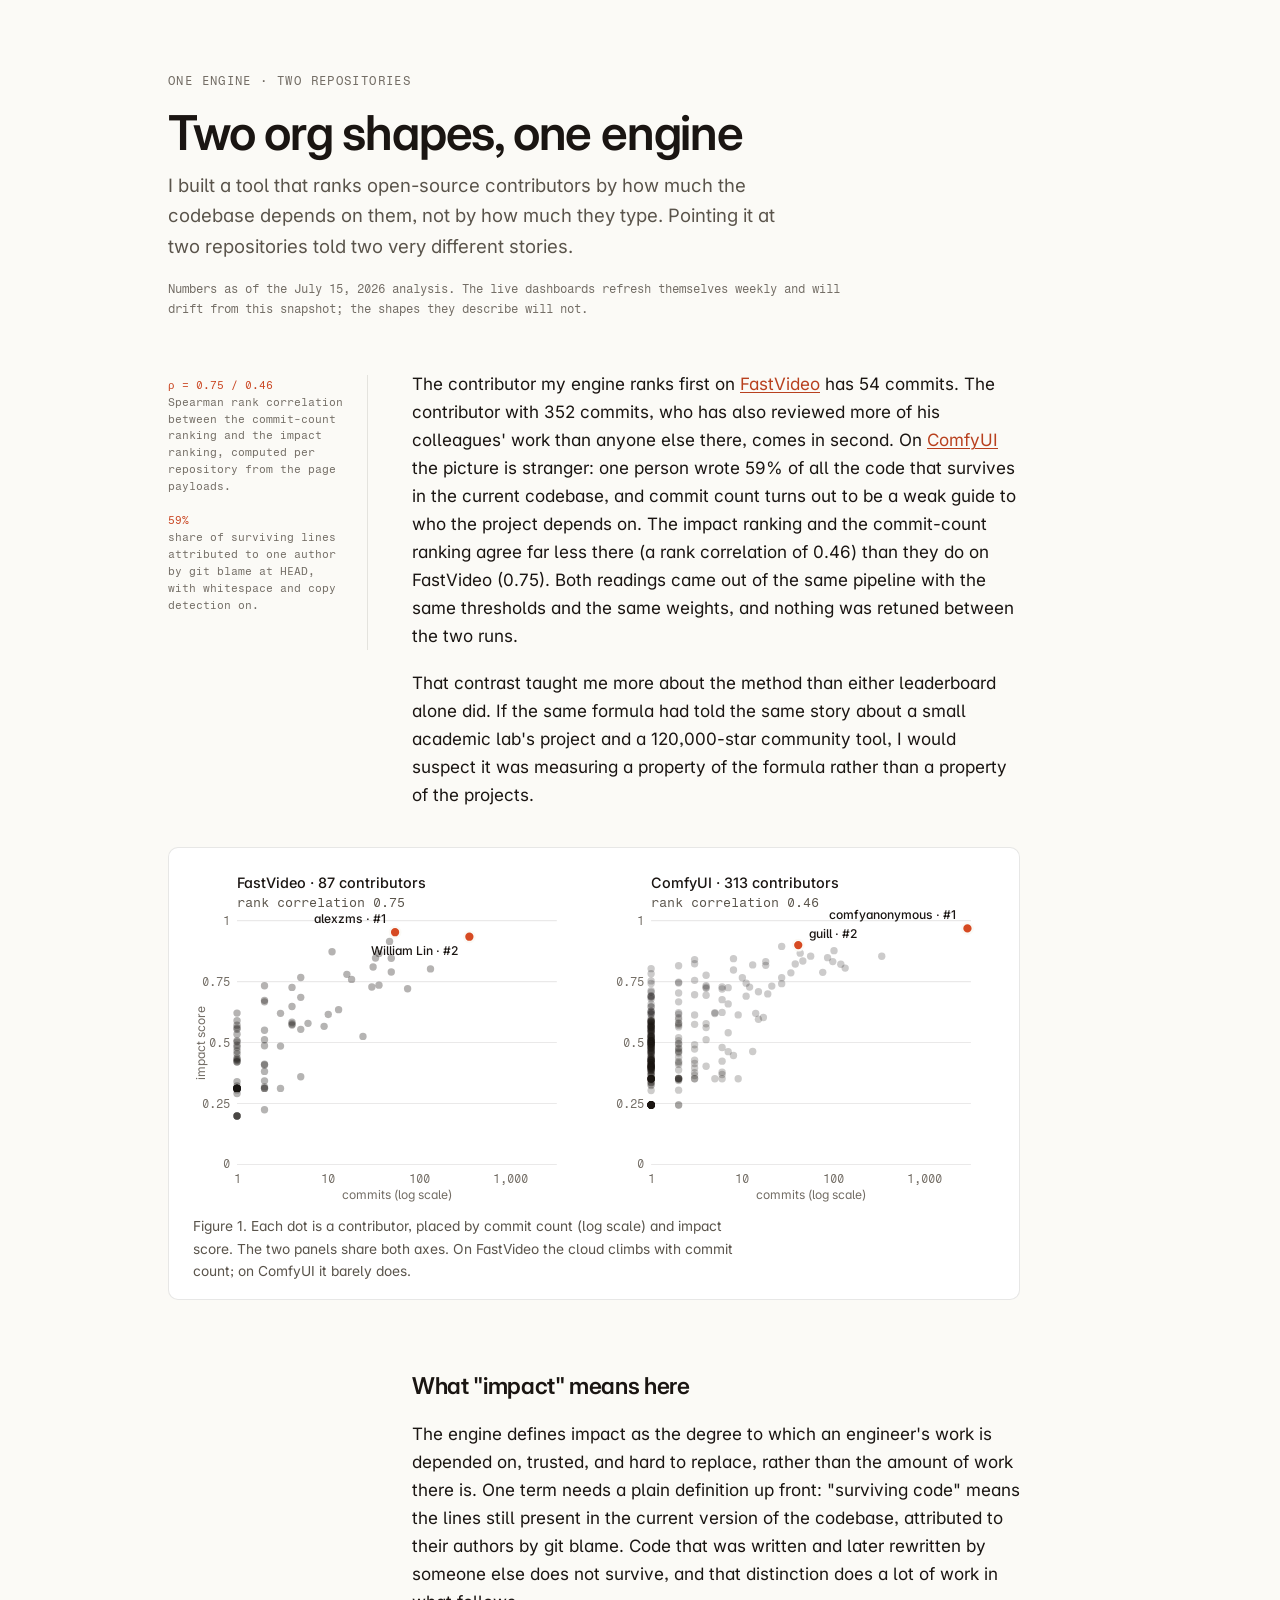
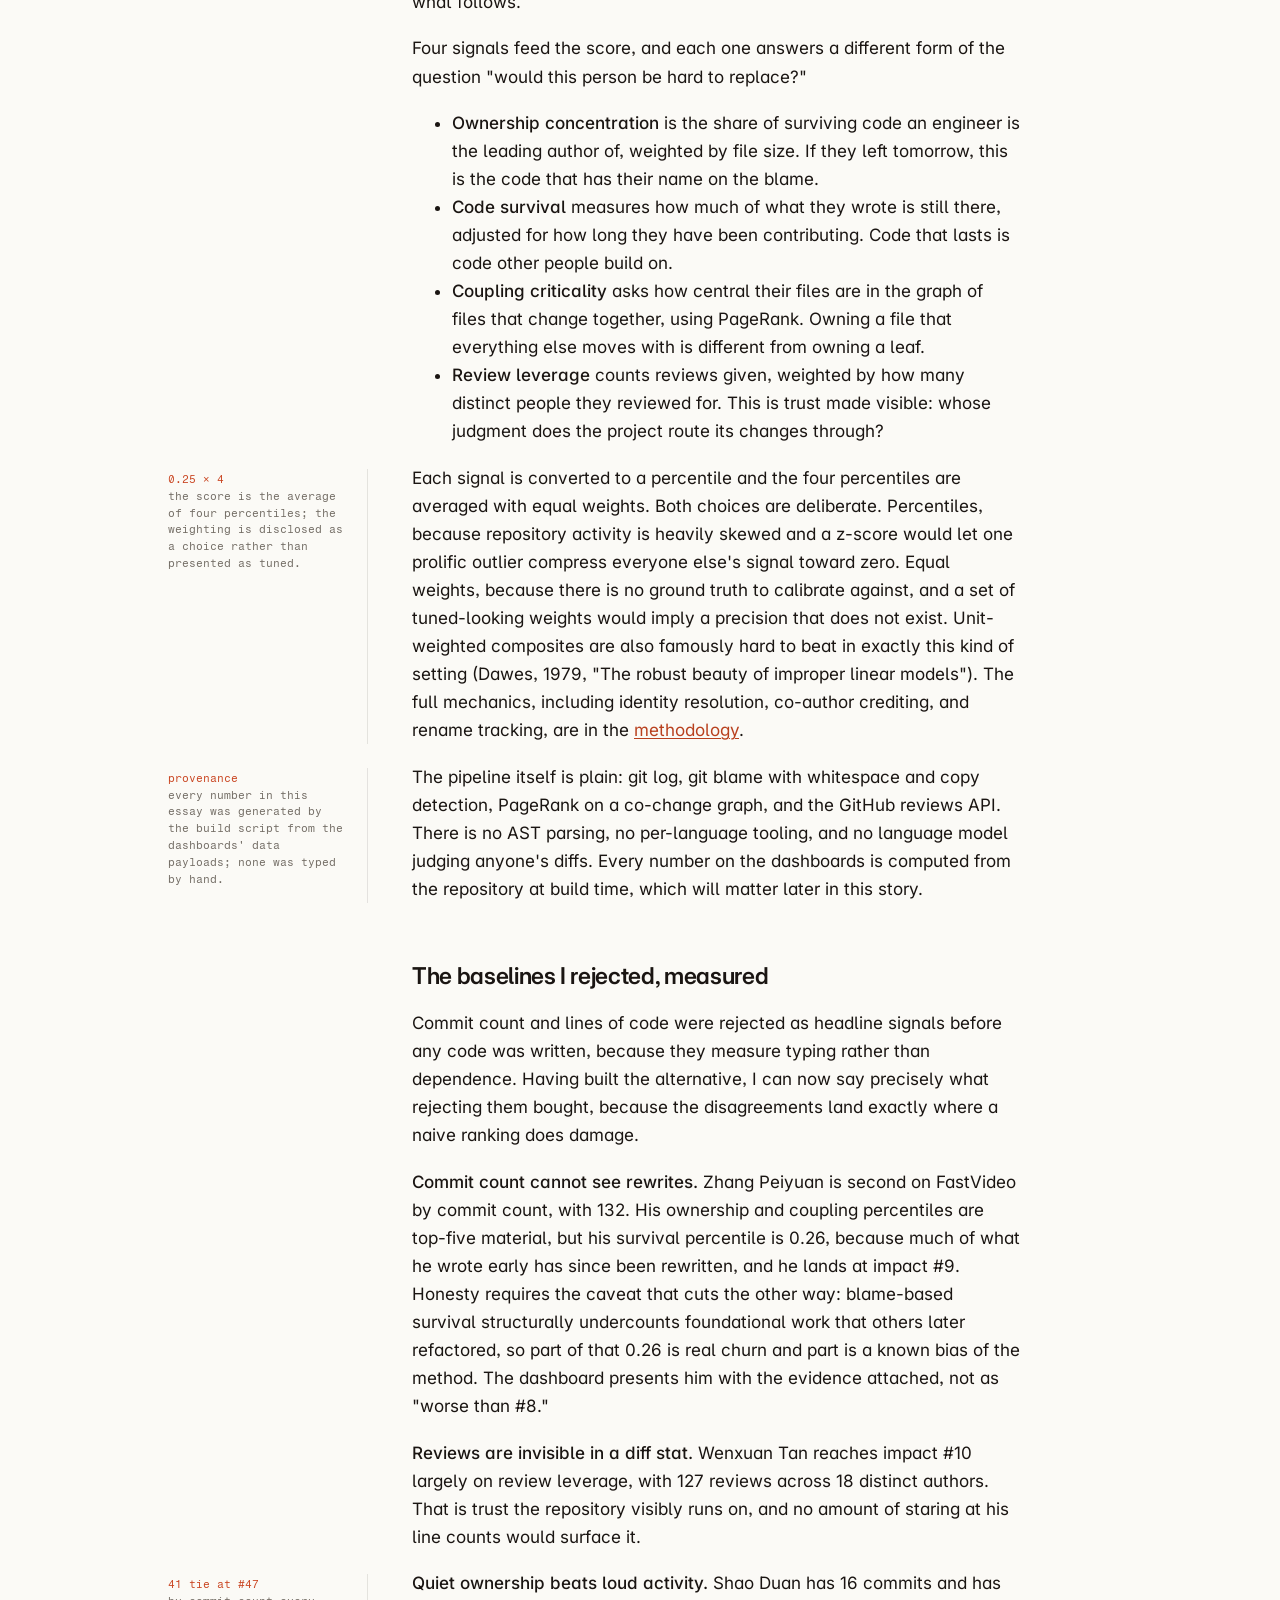
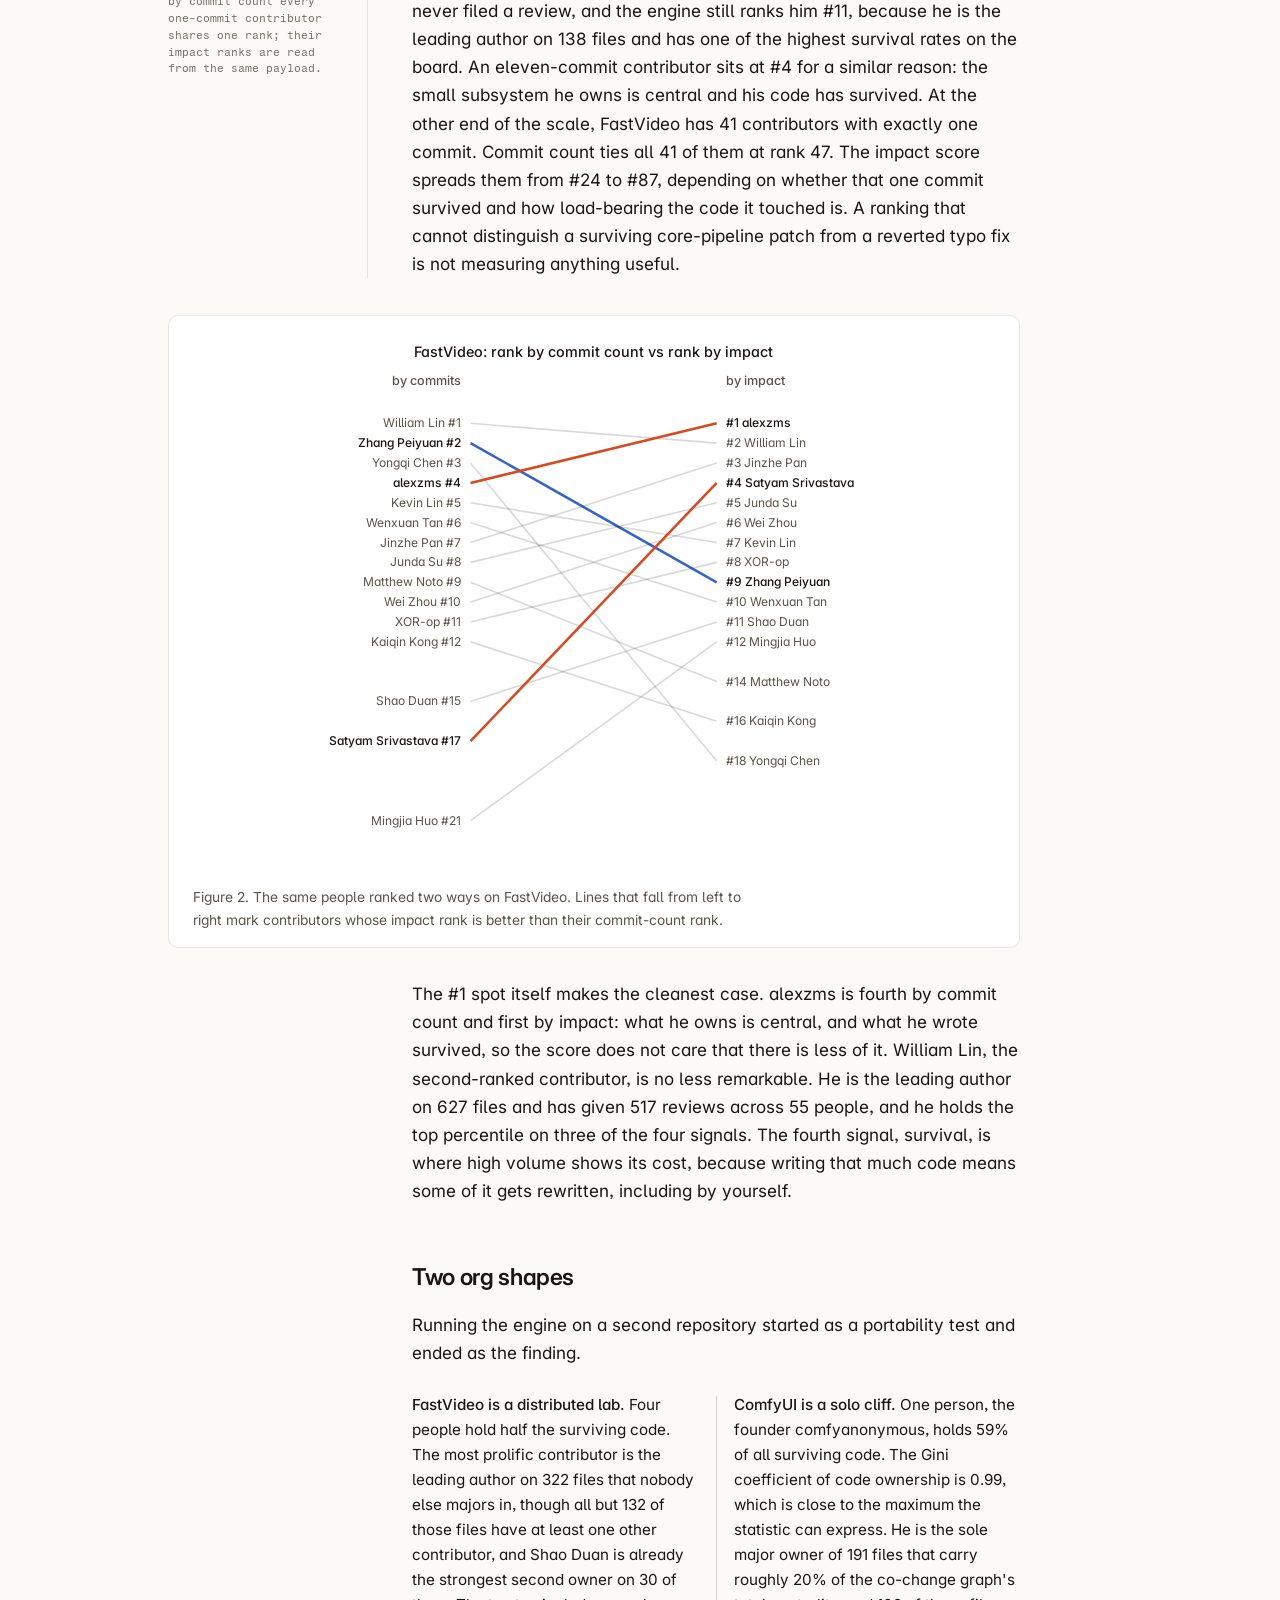
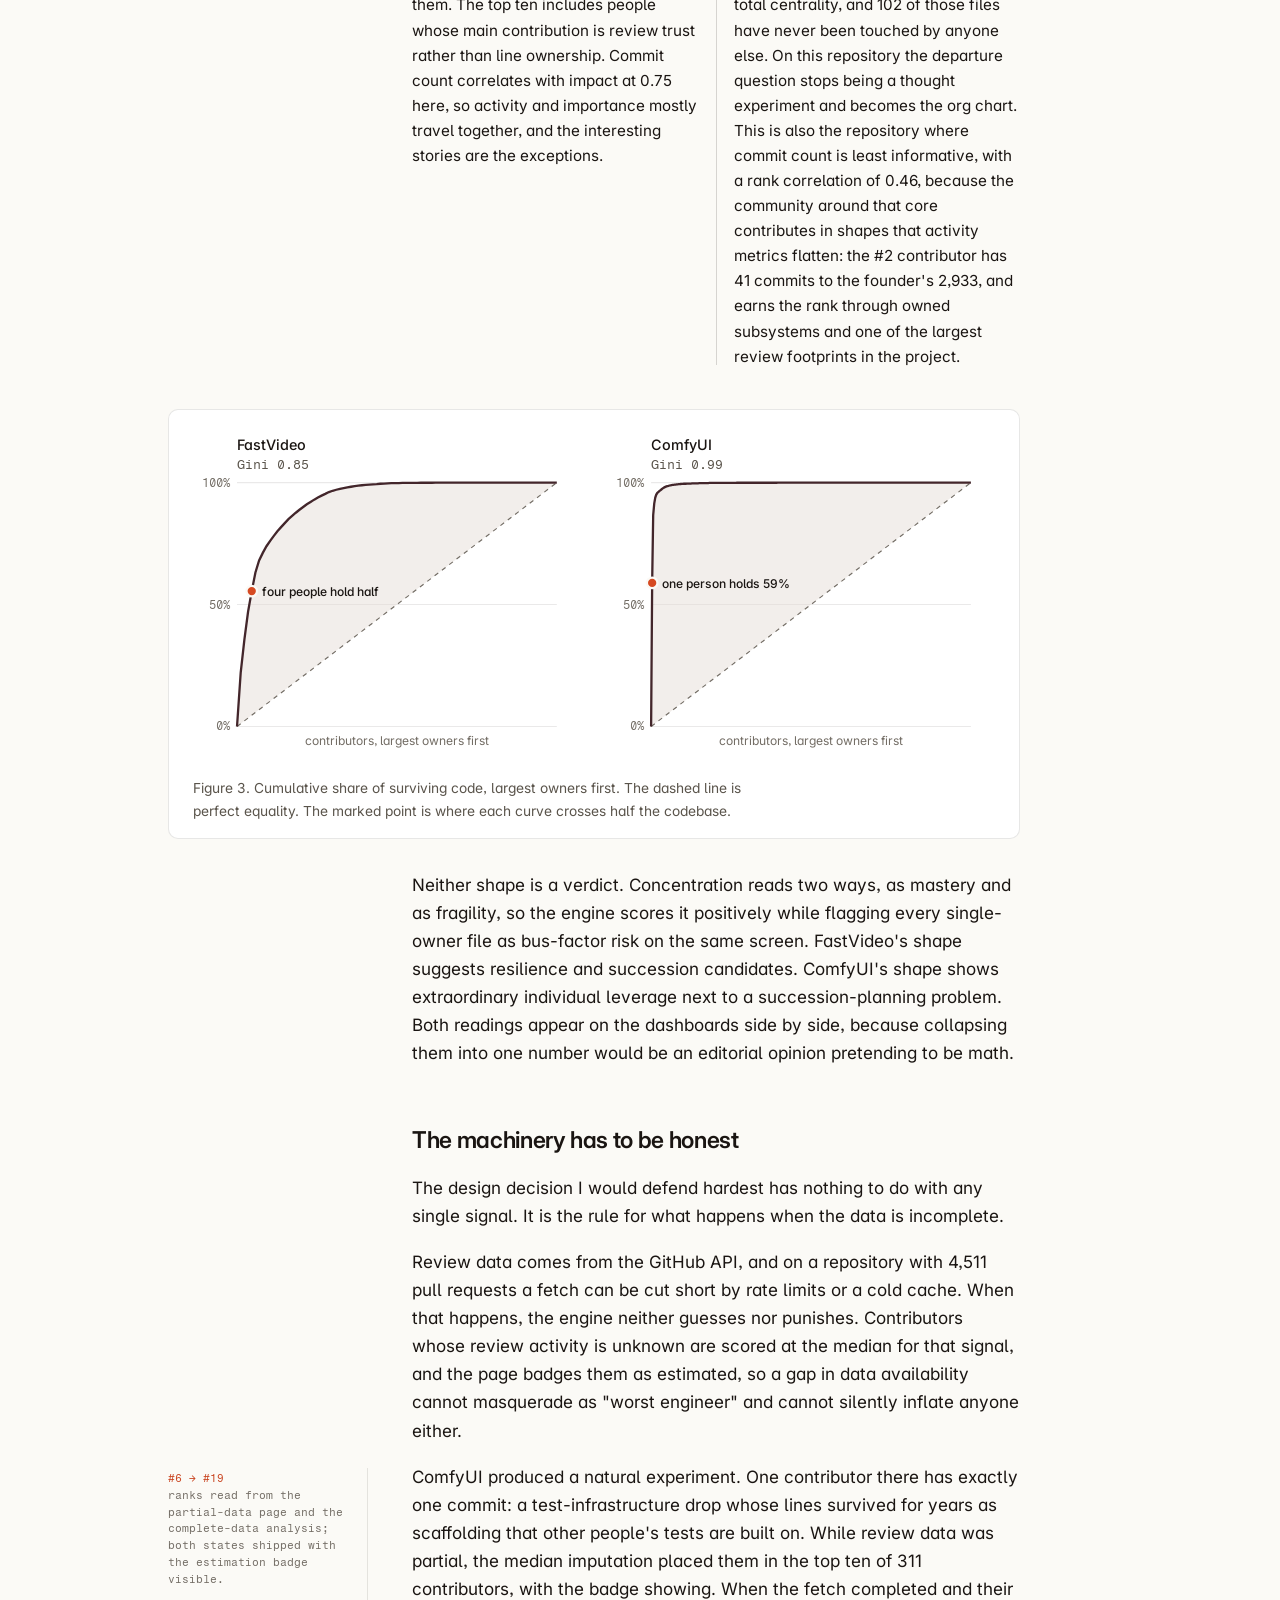
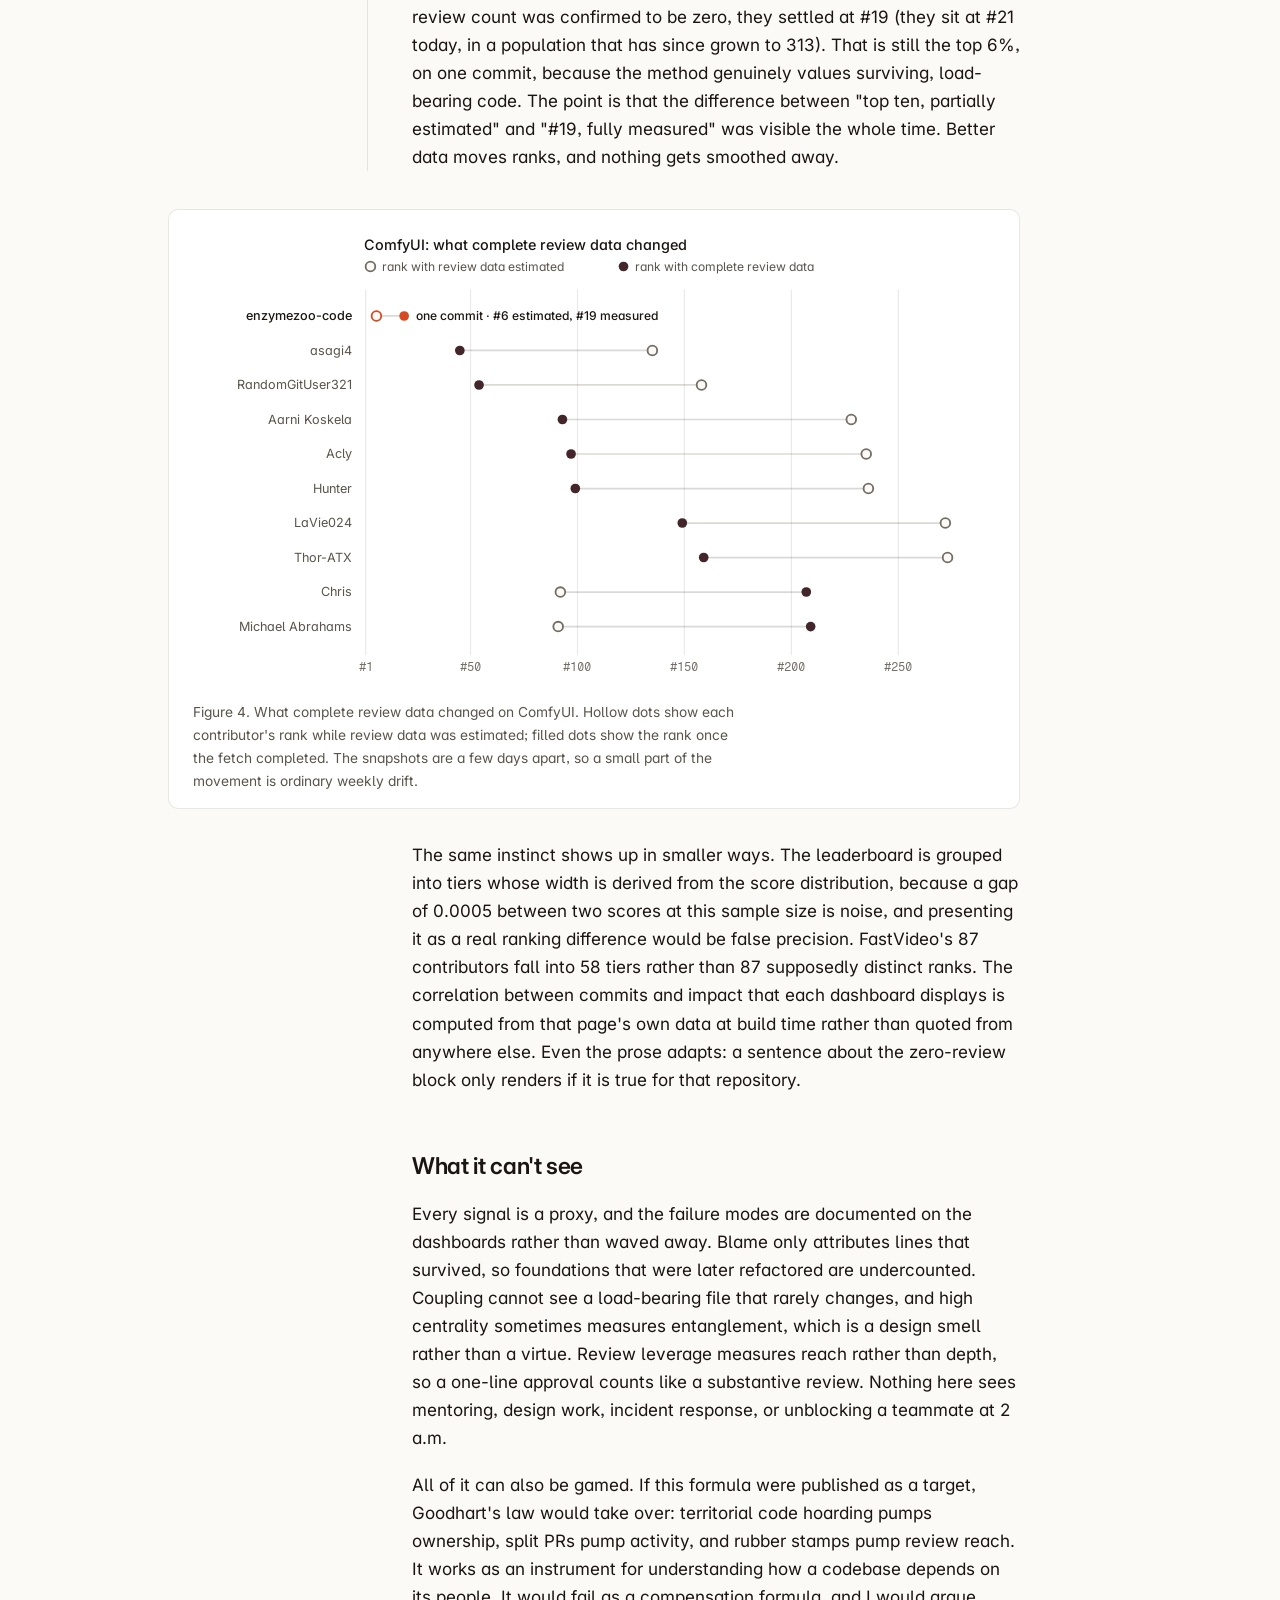
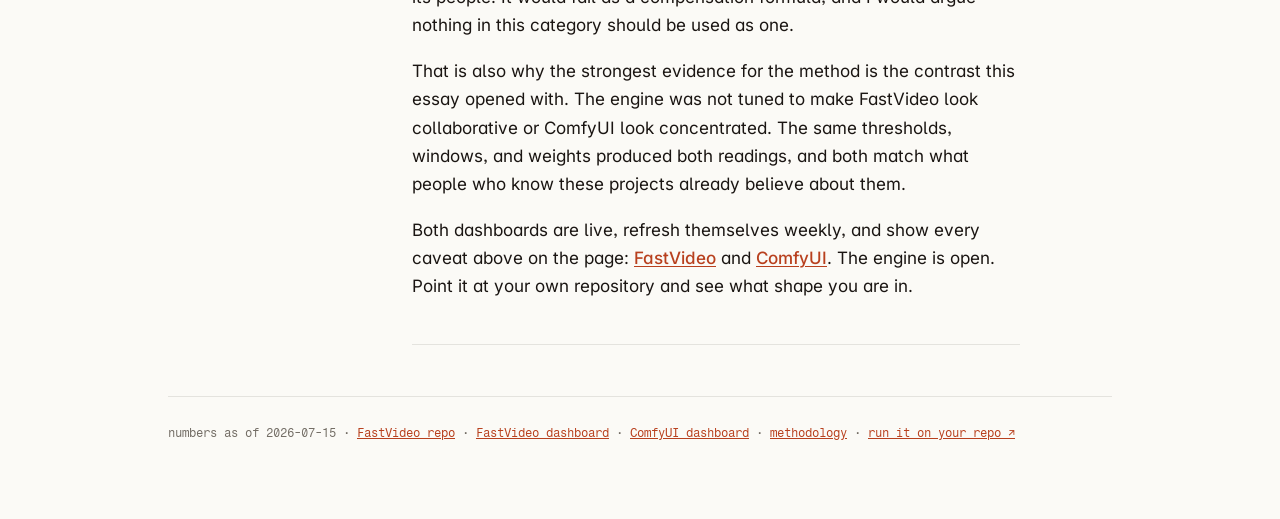
<file: docs/two-org-shapes/index.html>
<!doctype html>
<html lang="en">
<head>
<meta charset="utf-8">
<meta name="viewport" content="width=device-width, initial-scale=1">
<title>Two org shapes, one engine · engineering impact</title>
<meta name="description" content="I built a tool that ranks open-source contributors by how much the codebase depends on them, not by how much they type. Pointing it at two repositories told two very different stories.">
<meta property="og:type" content="article">
<meta property="og:title" content="Two org shapes, one engine">
<meta property="og:description" content="I built a tool that ranks open-source contributors by how much the codebase depends on them, not by how much they type. Pointing it at two repositories told two very different stories.">
<meta property="og:url" content="https://sbui056.github.io/engineering-metrics/two-org-shapes/">
<meta property="og:image" content="https://sbui056.github.io/engineering-metrics/two-org-shapes/og.png">
<meta name="twitter:card" content="summary_large_image">
<style>
:root {
  --paper: #FBFAF6;
  --cream: #F3F1EB;
  --tert: #EBE8E4;
  --putty: #E3DAD3;
  --peach: #FDEDE6;
  --card: #FFFFFF;
  --espresso: #43262B;
  --ink: #1A1512;
  --ink-2: #5A544B;
  --ink-3: #736D65; /* 4.53:1 on cream, 4.90 on paper — AA on every surface it sits on (hover rows included) */
  --hair: rgba(26, 21, 18, 0.10);
  --hair-2: rgba(26, 21, 18, 0.16);
  --gridline: rgba(26, 21, 18, 0.09);
  --verm: #E8532A;
  --verm-deep: #C94420;
  --link: #B8401E;
  --own: #D64A22;
  --surv: #2E8B61;
  --coup: #3563C9;
  --rev: #A34981;
  --ramp: linear-gradient(90deg, #EC9E74, #DF7647, #CB5124, #A63C15, #78290C);
  --warn-ink: #8A5A0F;
  --warn-bg: #FBF3E0;
  --warn-line: rgba(138, 90, 15, 0.25);
  --display: "Inter Display", "Inter", system-ui, -apple-system, "Segoe UI", sans-serif;
  --ui: "Inter", system-ui, -apple-system, "Segoe UI", sans-serif;
  --mono: "Fragment Mono", ui-monospace, "SF Mono", Menlo, Consolas, monospace;
  --card-shadow: rgba(42, 31, 26, 0.10) 0 20px 40px -12px,
                 rgba(42, 31, 26, 0.06) 0 40px 80px -24px;
  --nav-h: 3.75rem;
  /* two motion registers: --swift for micro (hover/tooltip, <=200ms ease-out),
     --ease-expo/--ease-spring for narrative (reveals, morphs, 0.5-1s) */
  --ease: cubic-bezier(0.22, 1, 0.36, 1);
  --ease-expo: cubic-bezier(0.16, 1, 0.3, 1);
  --ease-spring: cubic-bezier(0.25, 1, 0.5, 1);
  --swift: 200ms cubic-bezier(0, 0, 0.2, 1);
  --r-md: 12px;
  --r-lg: 14px;
  --r-xl: 22px;
  --r-2xl: 28px;
}
/* ---------------------------------------------------------------- fonts
   The Tech Standard, iteration 6: "Inter Display" carries display roles only
   (opsz 32; wght 600 for h1/h2/quote, 700 for stat numerals) so small
   600-weight UI text keeps the opsz-14 text cuts. Text cuts retain the
   cv05/cv11/ss03 character variants (enabled on body) so Inter reads
   custom-tuned, not default (Framer/Raycast precedent). All subset to basic
   latin + punctuation + arrows and embedded as data URIs; Fragment Mono (OFL)
   unchanged. Regenerate via the fonttools recipe in project memory. */
@font-face { font-family: "Inter"; font-style: normal; font-weight: 400; font-display: swap; src: url([data-uri]) format("woff2"); }
@font-face { font-family: "Inter"; font-style: normal; font-weight: 500 600; font-display: swap; src: url([data-uri]) format("woff2"); }
@font-face { font-family: "Inter Display"; font-style: normal; font-weight: 600; font-display: swap; src: url([data-uri]) format("woff2"); }
@font-face { font-family: "Inter Display"; font-style: normal; font-weight: 700 800; font-display: swap; src: url([data-uri]) format("woff2"); }
@font-face { font-family: "Fragment Mono"; font-style: normal; font-weight: 400 500; font-display: swap; src: url([data-uri]) format("woff2"); }

/* Essay layout ("Two org shapes"): direction A (margin-note provenance rail)
   with C beats (paired panels at direct comparisons). Tokens and fonts are
   injected from styles.css by build_essay.py, so this file is layout only. */

*, *::before, *::after { box-sizing: border-box; }
[hidden] { display: none !important; }

html { -webkit-text-size-adjust: 100%; }
body {
  margin: 0;
  background: var(--paper);
  color: var(--ink);
  font-family: var(--ui);
  font-size: 1.0625rem;
  line-height: 1.65;
  font-feature-settings: "cv05", "cv11", "ss03";
}

.essay { max-width: 62rem; margin: 0 auto; padding: 4.5rem 1.5rem 4rem; }

/* ---- masthead ---- */
.masthead { max-width: 44rem; margin: 0 0 3.2rem; }
.kicker {
  font-family: var(--mono);
  font-size: 0.72rem;
  letter-spacing: 0.12em;
  text-transform: uppercase;
  color: var(--ink-3);
  margin: 0 0 1rem;
}
.masthead h1 {
  font-family: var(--display);
  font-weight: 600;
  font-size: clamp(2rem, 5.5vw, 3rem);
  letter-spacing: -0.025em;
  line-height: 1.08;
  margin: 0 0 0.7rem;
  text-wrap: balance;
}
.dek { font-size: 1.15rem; color: var(--ink-2); margin: 0 0 1.1rem; max-width: 38rem; }
.stamp { font-family: var(--mono); font-size: 0.76rem; color: var(--ink-3); margin: 0; }

/* ---- body grid: rail (margin notes) + text column ---- */
.body-grid {
  display: grid;
  grid-template-columns: 12.5rem minmax(0, 38rem);
  column-gap: 2.75rem;
  grid-auto-flow: row;
}
.body-grid > * { grid-column: 2; margin: 0 0 1.15rem; }
.body-grid > h2 {
  font-family: var(--display);
  font-weight: 600;
  font-size: 1.45rem;
  letter-spacing: -0.015em;
  margin: 2.2rem 0 0.9rem;
  text-wrap: balance;
}
.body-grid > hr, .colophon hr {
  border: 0; border-top: 1px solid var(--hair);
  width: 100%; margin: 1.6rem 0;
}
.body-grid a { color: var(--link); text-decoration-thickness: 1px; text-underline-offset: 2px; }

/* margin notes share the row of the paragraph they annotate */
.mn {
  grid-column: 1;
  font-family: var(--mono);
  font-size: 0.68rem;
  line-height: 1.55;
  color: var(--ink-3);
  border-right: 1px solid var(--hair);
  padding: 0.2rem 1.1rem 0 0;
  margin: 0.3rem 0 1.15rem;
}
.mn-label { color: var(--verm-deep); margin: 0 0 0.15rem; font-weight: 500; }
.mn p { margin: 0; }
.mn-item + .mn-item { margin-top: 1.1rem; }

/* paired panels (direction C beat) */
.pair {
  display: grid;
  grid-template-columns: 1fr 1fr;
  gap: 0 2.2rem;
  position: relative;
  margin: 0.4rem 0 1.3rem;
}
.pair::before {
  content: "";
  position: absolute; left: 50%; top: 0.25rem; bottom: 0.25rem;
  width: 1px; background: var(--hair-2);
}
.pair p { font-size: 0.95rem; margin: 0; }

/* figures break out across rail + column */
.figure {
  grid-column: 1 / -1;
  margin: 1.2rem 0 2rem;
  background: var(--card);
  border: 1px solid var(--hair);
  border-radius: 10px;
  padding: 1.4rem 1.4rem 0.6rem;
  overflow-x: auto;
}
.figure svg { display: block; width: 100%; height: auto; min-width: 34rem; }
.figure figcaption {
  font-size: 0.86rem;
  color: var(--ink-2);
  max-width: 62ch;
  padding: 0.7rem 0.1rem 0.4rem;
}

/* ---- colophon ---- */
.colophon { max-width: 62rem; margin-top: 1rem; }
.colophon p {
  font-family: var(--mono);
  font-size: 0.76rem;
  color: var(--ink-3);
}
.colophon a { color: var(--link); }

/* ---- print ---- */
@media print {
  .figure { break-inside: avoid; overflow: visible; }
  .mn { border-right-color: transparent; }
}

/* ---- narrow screens: single column, notes become inline cards ---- */
@media (max-width: 52rem) {
  .essay { padding-top: 3rem; }
  .body-grid { grid-template-columns: minmax(0, 1fr); }
  .body-grid > *, .mn { grid-column: 1; }
  .mn {
    border-right: 0;
    background: var(--cream);
    border-radius: 8px;
    padding: 0.65rem 0.85rem;
    margin: 0 0 0.9rem;
  }
  .pair { grid-template-columns: 1fr; gap: 1.1rem 0; }
  .pair::before { display: none; }
  .figure { padding: 0.9rem 0.9rem 0.4rem; }
  .figure svg { min-width: 30rem; }
}

</style>
</head>
<body>
<main class="essay">
  <header class="masthead">
    <p class="kicker">One engine · two repositories</p>
    <h1>Two org shapes, one engine</h1>
    <p class="dek">I built a tool that ranks open-source contributors by how much the codebase depends on them, not by how much they type. Pointing it at two repositories told two very different stories.</p>
    <p class="stamp">Numbers as of the July 15, 2026 analysis. The live dashboards refresh themselves weekly and will drift from this snapshot; the shapes they describe will not.</p>
  </header>
  <article class="body-grid">
<aside class="mn"><div class="mn-item"><p class="mn-label">ρ = 0.75 / 0.46</p><p>Spearman rank correlation between the commit-count ranking and the impact ranking, computed per repository from the page payloads.</p></div><div class="mn-item"><p class="mn-label">59%</p><p>share of surviving lines attributed to one author by git blame at HEAD, with whitespace and copy detection on.</p></div></aside>
<p>The contributor my engine ranks first on <a href="https://github.com/hao-ai-lab/FastVideo">FastVideo</a> has 54 commits. The contributor with 352 commits, who has also reviewed more of his colleagues' work than anyone else there, comes in second. On <a href="https://github.com/Comfy-Org/ComfyUI">ComfyUI</a> the picture is stranger: one person wrote 59% of all the code that survives in the current codebase, and commit count turns out to be a weak guide to who the project depends on. The impact ranking and the commit-count ranking agree far less there (a rank correlation of 0.46) than they do on FastVideo (0.75). Both readings came out of the same pipeline with the same thresholds and the same weights, and nothing was retuned between the two runs.</p>
<p>That contrast taught me more about the method than either leaderboard alone did. If the same formula had told the same story about a small academic lab's project and a 120,000-star community tool, I would suspect it was measuring a property of the formula rather than a property of the projects.</p>
<figure class="figure"><svg viewBox="0 0 700 290" role="img" aria-label="Commits versus impact score, one panel per repository"><text x="40.0" y="16.0" font-family="'Inter',system-ui,sans-serif" font-size="12.5" fill="#1A1512" text-anchor="start" font-weight="600">FastVideo · 87 contributors</text><text x="40.0" y="32.0" font-family="'Fragment Mono',ui-monospace,'SF Mono',Menlo,monospace" font-size="11" fill="#5A544B" text-anchor="start" font-weight="400">rank correlation 0.75</text><line x1="40" y1="256.0" x2="318" y2="256.0" stroke="rgba(26,21,18,0.09)" stroke-width="1"/><text x="34.0" y="259.5" font-family="'Fragment Mono',ui-monospace,'SF Mono',Menlo,monospace" font-size="10" fill="#736D65" text-anchor="end" font-weight="400">0</text><line x1="40" y1="203.0" x2="318" y2="203.0" stroke="rgba(26,21,18,0.09)" stroke-width="1"/><text x="34.0" y="206.5" font-family="'Fragment Mono',ui-monospace,'SF Mono',Menlo,monospace" font-size="10" fill="#736D65" text-anchor="end" font-weight="400">0.25</text><line x1="40" y1="150.0" x2="318" y2="150.0" stroke="rgba(26,21,18,0.09)" stroke-width="1"/><text x="34.0" y="153.5" font-family="'Fragment Mono',ui-monospace,'SF Mono',Menlo,monospace" font-size="10" fill="#736D65" text-anchor="end" font-weight="400">0.5</text><line x1="40" y1="97.0" x2="318" y2="97.0" stroke="rgba(26,21,18,0.09)" stroke-width="1"/><text x="34.0" y="100.5" font-family="'Fragment Mono',ui-monospace,'SF Mono',Menlo,monospace" font-size="10" fill="#736D65" text-anchor="end" font-weight="400">0.75</text><line x1="40" y1="44.0" x2="318" y2="44.0" stroke="rgba(26,21,18,0.09)" stroke-width="1"/><text x="34.0" y="47.5" font-family="'Fragment Mono',ui-monospace,'SF Mono',Menlo,monospace" font-size="10" fill="#736D65" text-anchor="end" font-weight="400">1</text><text x="40.0" y="272.0" font-family="'Fragment Mono',ui-monospace,'SF Mono',Menlo,monospace" font-size="10" fill="#736D65" text-anchor="middle" font-weight="400">1</text><text x="119.3" y="272.0" font-family="'Fragment Mono',ui-monospace,'SF Mono',Menlo,monospace" font-size="10" fill="#736D65" text-anchor="middle" font-weight="400">10</text><text x="198.6" y="272.0" font-family="'Fragment Mono',ui-monospace,'SF Mono',Menlo,monospace" font-size="10" fill="#736D65" text-anchor="middle" font-weight="400">100</text><text x="277.9" y="272.0" font-family="'Fragment Mono',ui-monospace,'SF Mono',Menlo,monospace" font-size="10" fill="#736D65" text-anchor="middle" font-weight="400">1,000</text><text x="179.0" y="286.0" font-family="'Inter',system-ui,sans-serif" font-size="10.5" fill="#736D65" text-anchor="middle" font-weight="400">commits (log scale)</text><text x="12" y="150.0" font-family="'Inter',system-ui,sans-serif" font-size="10.5" fill="#736D65" text-anchor="middle" transform="rotate(-90 12 150.0)">impact score</text><circle cx="172.6" cy="62.1" r="3.2" fill="#1A1512" fill-opacity="0.32"><title>Jinzhe Pan: 47 commits, impact 0.915, rank 3</title></circle><circle cx="122.6" cy="71.1" r="3.2" fill="#1A1512" fill-opacity="0.32"><title>Satyam Srivastava: 11 commits, impact 0.872, rank 4</title></circle><circle cx="163.4" cy="72.7" r="3.2" fill="#1A1512" fill-opacity="0.32"><title>Junda Su: 36 commits, impact 0.865, rank 5</title></circle><circle cx="160.4" cy="76.6" r="3.2" fill="#1A1512" fill-opacity="0.32"><title>Wei Zhou: 33 commits, impact 0.846, rank 6</title></circle><circle cx="174.1" cy="76.7" r="3.2" fill="#1A1512" fill-opacity="0.32"><title>Kevin Lin: 49 commits, impact 0.846, rank 7</title></circle><circle cx="158.3" cy="84.3" r="3.2" fill="#1A1512" fill-opacity="0.32"><title>XOR-op: 31 commits, impact 0.810, rank 8</title></circle><circle cx="208.2" cy="86.0" r="3.2" fill="#1A1512" fill-opacity="0.32"><title>Zhang Peiyuan: 132 commits, impact 0.802, rank 9</title></circle><circle cx="174.1" cy="88.7" r="3.2" fill="#1A1512" fill-opacity="0.32"><title>Wenxuan Tan: 49 commits, impact 0.789, rank 10</title></circle><circle cx="135.5" cy="90.7" r="3.2" fill="#1A1512" fill-opacity="0.32"><title>Shao Duan: 16 commits, impact 0.780, rank 11</title></circle><circle cx="95.4" cy="93.5" r="3.2" fill="#1A1512" fill-opacity="0.32"><title>Mingjia Huo: 5 commits, impact 0.767, rank 12</title></circle><circle cx="139.6" cy="95.1" r="3.2" fill="#1A1512" fill-opacity="0.32"><title>Loay Rashid: 18 commits, impact 0.759, rank 13</title></circle><circle cx="163.4" cy="100.1" r="3.2" fill="#1A1512" fill-opacity="0.32"><title>Matthew Noto: 36 commits, impact 0.736, rank 14</title></circle><circle cx="63.9" cy="100.6" r="3.2" fill="#1A1512" fill-opacity="0.32"><title>KUAN-HAO HUANG: 2 commits, impact 0.733, rank 15</title></circle><circle cx="157.2" cy="101.7" r="3.2" fill="#1A1512" fill-opacity="0.32"><title>Kaiqin Kong: 30 commits, impact 0.728, rank 16</title></circle><circle cx="87.8" cy="102.1" r="3.2" fill="#1A1512" fill-opacity="0.32"><title>KyleShao: 4 commits, impact 0.726, rank 17</title></circle><circle cx="188.3" cy="103.2" r="3.2" fill="#1A1512" fill-opacity="0.32"><title>Yongqi Chen: 74 commits, impact 0.721, rank 18</title></circle><circle cx="95.4" cy="110.7" r="3.2" fill="#1A1512" fill-opacity="0.32"><title>Mihir Jagtap: 5 commits, impact 0.686, rank 19</title></circle><circle cx="63.9" cy="113.3" r="3.2" fill="#1A1512" fill-opacity="0.32"><title>Ishan: 2 commits, impact 0.673, rank 20</title></circle><circle cx="63.9" cy="114.6" r="3.2" fill="#1A1512" fill-opacity="0.32"><title>Ajay Anubolu: 2 commits, impact 0.667, rank 21</title></circle><circle cx="87.8" cy="118.7" r="3.2" fill="#1A1512" fill-opacity="0.32"><title>Hao Zhang: 4 commits, impact 0.648, rank 22</title></circle><circle cx="128.3" cy="121.4" r="3.2" fill="#1A1512" fill-opacity="0.32"><title>Mac Lee: 13 commits, impact 0.635, rank 23</title></circle><circle cx="40.0" cy="124.4" r="3.2" fill="#1A1512" fill-opacity="0.32"><title>vishruthb: 1 commits, impact 0.621, rank 24</title></circle><circle cx="77.8" cy="124.6" r="3.2" fill="#1A1512" fill-opacity="0.32"><title>You Zhou: 3 commits, impact 0.620, rank 25</title></circle><circle cx="119.3" cy="125.6" r="3.2" fill="#1A1512" fill-opacity="0.32"><title>Raghav K: 10 commits, impact 0.615, rank 26</title></circle><circle cx="40.0" cy="131.0" r="3.2" fill="#1A1512" fill-opacity="0.32"><title>Eric Liang: 1 commits, impact 0.590, rank 27</title></circle><circle cx="87.8" cy="132.3" r="3.2" fill="#1A1512" fill-opacity="0.32"><title>Aryan Kumar: 4 commits, impact 0.583, rank 28</title></circle><circle cx="101.7" cy="133.3" r="3.2" fill="#1A1512" fill-opacity="0.32"><title>Shreejith SG: 6 commits, impact 0.579, rank 29</title></circle><circle cx="87.8" cy="133.9" r="3.2" fill="#1A1512" fill-opacity="0.32"><title>RoyWang: 4 commits, impact 0.576, rank 30</title></circle><circle cx="87.8" cy="134.8" r="3.2" fill="#1A1512" fill-opacity="0.32"><title>Mook: 4 commits, impact 0.572, rank 31</title></circle><circle cx="40.0" cy="134.9" r="3.2" fill="#1A1512" fill-opacity="0.32"><title>jaisurya27: 1 commits, impact 0.571, rank 32</title></circle><circle cx="115.7" cy="135.9" r="3.2" fill="#1A1512" fill-opacity="0.32"><title>Hangliang Ding: 9 commits, impact 0.566, rank 33</title></circle><circle cx="40.0" cy="137.2" r="3.2" fill="#1A1512" fill-opacity="0.32"><title>Suckl: 1 commits, impact 0.560, rank 34</title></circle><circle cx="40.0" cy="138.4" r="3.2" fill="#1A1512" fill-opacity="0.32"><title>Guian Fang: 1 commits, impact 0.555, rank 35</title></circle><circle cx="95.4" cy="138.5" r="3.2" fill="#1A1512" fill-opacity="0.32"><title>Ohm-Rishabh: 5 commits, impact 0.554, rank 36</title></circle><circle cx="63.9" cy="139.3" r="3.2" fill="#1A1512" fill-opacity="0.32"><title>klhhhhh: 2 commits, impact 0.550, rank 37</title></circle><circle cx="40.0" cy="142.7" r="3.2" fill="#1A1512" fill-opacity="0.32"><title>Atharv Ramesh: 1 commits, impact 0.534, rank 38</title></circle><circle cx="149.5" cy="144.7" r="3.2" fill="#1A1512" fill-opacity="0.32"><title>rlsu9: 24 commits, impact 0.525, rank 39</title></circle><circle cx="63.9" cy="147.6" r="3.2" fill="#1A1512" fill-opacity="0.32"><title>sumyyyyy: 2 commits, impact 0.511, rank 40</title></circle><circle cx="40.0" cy="148.3" r="3.2" fill="#1A1512" fill-opacity="0.32"><title>zyang6: 1 commits, impact 0.508, rank 41</title></circle><circle cx="40.0" cy="149.4" r="3.2" fill="#1A1512" fill-opacity="0.32"><title>Kared: 1 commits, impact 0.503, rank 42</title></circle><circle cx="40.0" cy="152.4" r="3.2" fill="#1A1512" fill-opacity="0.32"><title>xsank: 1 commits, impact 0.488, rank 43</title></circle><circle cx="63.9" cy="152.8" r="3.2" fill="#1A1512" fill-opacity="0.32"><title>Wei (Will) Feng: 2 commits, impact 0.487, rank 44</title></circle><circle cx="77.8" cy="153.1" r="3.2" fill="#1A1512" fill-opacity="0.32"><title>Jiali Chen: 3 commits, impact 0.486, rank 45</title></circle><circle cx="40.0" cy="154.3" r="3.2" fill="#1A1512" fill-opacity="0.32"><title>Peng Xiao: 1 commits, impact 0.480, rank 46</title></circle><circle cx="40.0" cy="157.3" r="3.2" fill="#1A1512" fill-opacity="0.32"><title>Zhili Yang: 1 commits, impact 0.466, rank 47</title></circle><circle cx="40.0" cy="159.8" r="3.2" fill="#1A1512" fill-opacity="0.32"><title>zainnh: 1 commits, impact 0.454, rank 48</title></circle><circle cx="40.0" cy="163.4" r="3.2" fill="#1A1512" fill-opacity="0.32"><title>lb203: 1 commits, impact 0.437, rank 49</title></circle><circle cx="40.0" cy="164.6" r="3.2" fill="#1A1512" fill-opacity="0.32"><title>KyleNeverGivesUp: 1 commits, impact 0.431, rank 50</title></circle><circle cx="40.0" cy="165.5" r="3.2" fill="#1A1512" fill-opacity="0.32"><title>Sopiko Kurdadze: 1 commits, impact 0.427, rank 51</title></circle><circle cx="40.0" cy="166.7" r="3.2" fill="#1A1512" fill-opacity="0.32"><title>Xingyu Long: 1 commits, impact 0.421, rank 52</title></circle><circle cx="40.0" cy="166.9" r="3.2" fill="#1A1512" fill-opacity="0.32"><title>Yuzhou Nie: 1 commits, impact 0.420, rank 53</title></circle><circle cx="63.9" cy="168.9" r="3.2" fill="#1A1512" fill-opacity="0.32"><title>Qi Jia: 2 commits, impact 0.411, rank 54</title></circle><circle cx="63.9" cy="169.5" r="3.2" fill="#1A1512" fill-opacity="0.32"><title>Brayden Zhong: 2 commits, impact 0.408, rank 55</title></circle><circle cx="63.9" cy="175.1" r="3.2" fill="#1A1512" fill-opacity="0.32"><title>applesaucethebun: 2 commits, impact 0.382, rank 56</title></circle><circle cx="95.4" cy="179.7" r="3.2" fill="#1A1512" fill-opacity="0.32"><title>Darren: 5 commits, impact 0.360, rank 57</title></circle><circle cx="63.9" cy="183.3" r="3.2" fill="#1A1512" fill-opacity="0.32"><title>Zihang-He: 2 commits, impact 0.343, rank 58</title></circle><circle cx="40.0" cy="184.0" r="3.2" fill="#1A1512" fill-opacity="0.32"><title>Eitan Turok: 1 commits, impact 0.340, rank 59</title></circle><circle cx="40.0" cy="187.7" r="3.2" fill="#1A1512" fill-opacity="0.32"><title>Junda Chen: 1 commits, impact 0.322, rank 60</title></circle><circle cx="63.9" cy="188.6" r="3.2" fill="#1A1512" fill-opacity="0.32"><title>Zhaobin Chu: 2 commits, impact 0.318, rank 61</title></circle><circle cx="40.0" cy="189.9" r="3.2" fill="#1A1512" fill-opacity="0.32"><title>BrianChenn1129: 1 commits, impact 0.312, rank 62</title></circle><circle cx="40.0" cy="189.9" r="3.2" fill="#1A1512" fill-opacity="0.32"><title>Darren Sadr: 1 commits, impact 0.312, rank 63</title></circle><circle cx="40.0" cy="189.9" r="3.2" fill="#1A1512" fill-opacity="0.32"><title>EricLiang: 1 commits, impact 0.312, rank 64</title></circle><circle cx="40.0" cy="189.9" r="3.2" fill="#1A1512" fill-opacity="0.32"><title>Gnav3852: 1 commits, impact 0.312, rank 65</title></circle><circle cx="63.9" cy="189.9" r="3.2" fill="#1A1512" fill-opacity="0.32"><title>Ishan Vaish: 2 commits, impact 0.312, rank 66</title></circle><circle cx="40.0" cy="189.9" r="3.2" fill="#1A1512" fill-opacity="0.32"><title>KyleS1016: 1 commits, impact 0.312, rank 67</title></circle><circle cx="40.0" cy="189.9" r="3.2" fill="#1A1512" fill-opacity="0.32"><title>LinB203: 1 commits, impact 0.312, rank 68</title></circle><circle cx="40.0" cy="189.9" r="3.2" fill="#1A1512" fill-opacity="0.32"><title>Raghav: 1 commits, impact 0.312, rank 69</title></circle><circle cx="40.0" cy="189.9" r="3.2" fill="#1A1512" fill-opacity="0.32"><title>Runlong: 1 commits, impact 0.312, rank 70</title></circle><circle cx="40.0" cy="189.9" r="3.2" fill="#1A1512" fill-opacity="0.32"><title>Utkarsh Ranjan: 1 commits, impact 0.312, rank 71</title></circle><circle cx="40.0" cy="189.9" r="3.2" fill="#1A1512" fill-opacity="0.32"><title>abaghyangor: 1 commits, impact 0.312, rank 72</title></circle><circle cx="40.0" cy="189.9" r="3.2" fill="#1A1512" fill-opacity="0.32"><title>ainsley: 1 commits, impact 0.312, rank 73</title></circle><circle cx="40.0" cy="189.9" r="3.2" fill="#1A1512" fill-opacity="0.32"><title>guangyi: 1 commits, impact 0.312, rank 74</title></circle><circle cx="40.0" cy="189.9" r="3.2" fill="#1A1512" fill-opacity="0.32"><title>kiritorl: 1 commits, impact 0.312, rank 75</title></circle><circle cx="40.0" cy="189.9" r="3.2" fill="#1A1512" fill-opacity="0.32"><title>leffff: 1 commits, impact 0.312, rank 76</title></circle><circle cx="40.0" cy="189.9" r="3.2" fill="#1A1512" fill-opacity="0.32"><title>root: 1 commits, impact 0.312, rank 77</title></circle><circle cx="77.8" cy="189.9" r="3.2" fill="#1A1512" fill-opacity="0.32"><title>roywang &lt;roywang&gt;: 3 commits, impact 0.312, rank 78</title></circle><circle cx="63.9" cy="189.9" r="3.2" fill="#1A1512" fill-opacity="0.32"><title>zbchu2: 2 commits, impact 0.312, rank 79</title></circle><circle cx="40.0" cy="189.9" r="3.2" fill="#1A1512" fill-opacity="0.32"><title>肖鹏: 1 commits, impact 0.312, rank 80</title></circle><circle cx="40.0" cy="191.2" r="3.2" fill="#1A1512" fill-opacity="0.32"><title>Kevinzz: 1 commits, impact 0.306, rank 81</title></circle><circle cx="40.0" cy="194.4" r="3.2" fill="#1A1512" fill-opacity="0.32"><title>Luis Catacora: 1 commits, impact 0.290, rank 82</title></circle><circle cx="63.9" cy="208.4" r="3.2" fill="#1A1512" fill-opacity="0.32"><title>Ketaki Tank: 2 commits, impact 0.225, rank 83</title></circle><circle cx="40.0" cy="213.9" r="3.2" fill="#1A1512" fill-opacity="0.32"><title>MartinPernus: 1 commits, impact 0.199, rank 84</title></circle><circle cx="40.0" cy="213.9" r="3.2" fill="#1A1512" fill-opacity="0.32"><title>Tuyabei: 1 commits, impact 0.199, rank 85</title></circle><circle cx="40.0" cy="213.9" r="3.2" fill="#1A1512" fill-opacity="0.32"><title>Y-aang: 1 commits, impact 0.199, rank 86</title></circle><circle cx="40.0" cy="213.9" r="3.2" fill="#1A1512" fill-opacity="0.32"><title>eeecho: 1 commits, impact 0.199, rank 87</title></circle><circle cx="177.4" cy="54.1" r="4.6" fill="#D64A22" stroke="#FBFAF6" stroke-width="2"><title>alexzms: 54 commits, impact 0.952, rank 1</title></circle><text x="169.4" y="46.1" font-family="'Inter',system-ui,sans-serif" font-size="10.5" fill="#1A1512" text-anchor="end" font-weight="600">alexzms · #1</text><circle cx="242.0" cy="58.0" r="4.6" fill="#D64A22" stroke="#FBFAF6" stroke-width="2"><title>William Lin: 352 commits, impact 0.934, rank 2</title></circle><text x="232.0" y="74.0" font-family="'Inter',system-ui,sans-serif" font-size="10.5" fill="#1A1512" text-anchor="end" font-weight="600">William Lin · #2</text><text x="400.0" y="16.0" font-family="'Inter',system-ui,sans-serif" font-size="12.5" fill="#1A1512" text-anchor="start" font-weight="600">ComfyUI · 313 contributors</text><text x="400.0" y="32.0" font-family="'Fragment Mono',ui-monospace,'SF Mono',Menlo,monospace" font-size="11" fill="#5A544B" text-anchor="start" font-weight="400">rank correlation 0.46</text><line x1="400" y1="256.0" x2="678" y2="256.0" stroke="rgba(26,21,18,0.09)" stroke-width="1"/><text x="394.0" y="259.5" font-family="'Fragment Mono',ui-monospace,'SF Mono',Menlo,monospace" font-size="10" fill="#736D65" text-anchor="end" font-weight="400">0</text><line x1="400" y1="203.0" x2="678" y2="203.0" stroke="rgba(26,21,18,0.09)" stroke-width="1"/><text x="394.0" y="206.5" font-family="'Fragment Mono',ui-monospace,'SF Mono',Menlo,monospace" font-size="10" fill="#736D65" text-anchor="end" font-weight="400">0.25</text><line x1="400" y1="150.0" x2="678" y2="150.0" stroke="rgba(26,21,18,0.09)" stroke-width="1"/><text x="394.0" y="153.5" font-family="'Fragment Mono',ui-monospace,'SF Mono',Menlo,monospace" font-size="10" fill="#736D65" text-anchor="end" font-weight="400">0.5</text><line x1="400" y1="97.0" x2="678" y2="97.0" stroke="rgba(26,21,18,0.09)" stroke-width="1"/><text x="394.0" y="100.5" font-family="'Fragment Mono',ui-monospace,'SF Mono',Menlo,monospace" font-size="10" fill="#736D65" text-anchor="end" font-weight="400">0.75</text><line x1="400" y1="44.0" x2="678" y2="44.0" stroke="rgba(26,21,18,0.09)" stroke-width="1"/><text x="394.0" y="47.5" font-family="'Fragment Mono',ui-monospace,'SF Mono',Menlo,monospace" font-size="10" fill="#736D65" text-anchor="end" font-weight="400">1</text><text x="400.0" y="272.0" font-family="'Fragment Mono',ui-monospace,'SF Mono',Menlo,monospace" font-size="10" fill="#736D65" text-anchor="middle" font-weight="400">1</text><text x="479.3" y="272.0" font-family="'Fragment Mono',ui-monospace,'SF Mono',Menlo,monospace" font-size="10" fill="#736D65" text-anchor="middle" font-weight="400">10</text><text x="558.6" y="272.0" font-family="'Fragment Mono',ui-monospace,'SF Mono',Menlo,monospace" font-size="10" fill="#736D65" text-anchor="middle" font-weight="400">100</text><text x="637.9" y="272.0" font-family="'Fragment Mono',ui-monospace,'SF Mono',Menlo,monospace" font-size="10" fill="#736D65" text-anchor="middle" font-weight="400">1,000</text><text x="539.0" y="286.0" font-family="'Inter',system-ui,sans-serif" font-size="10.5" fill="#736D65" text-anchor="middle" font-weight="400">commits (log scale)</text><circle cx="513.5" cy="66.4" r="3.2" fill="#1A1512" fill-opacity="0.22"><title>filtered: 27 commits, impact 0.894, rank 3</title></circle><circle cx="559.0" cy="70.1" r="3.2" fill="#1A1512" fill-opacity="0.22"><title>Chenlei Hu: 101 commits, impact 0.877, rank 4</title></circle><circle cx="529.6" cy="72.3" r="3.2" fill="#1A1512" fill-opacity="0.22"><title>Dr.Lt.Data: 43 commits, impact 0.866, rank 5</title></circle><circle cx="538.7" cy="74.9" r="3.2" fill="#1A1512" fill-opacity="0.22"><title>Terry Jia: 56 commits, impact 0.854, rank 6</title></circle><circle cx="600.5" cy="75.0" r="3.2" fill="#1A1512" fill-opacity="0.22"><title>Alexander Piskun: 337 commits, impact 0.854, rank 7</title></circle><circle cx="553.4" cy="76.2" r="3.2" fill="#1A1512" fill-opacity="0.22"><title>Jukka Seppänen: 86 commits, impact 0.848, rank 8</title></circle><circle cx="471.6" cy="77.1" r="3.2" fill="#1A1512" fill-opacity="0.22"><title>Luke Mino-Altherr: 8 commits, impact 0.844, rank 9</title></circle><circle cx="437.8" cy="77.9" r="3.2" fill="#1A1512" fill-opacity="0.22"><title>Arjan Singh: 3 commits, impact 0.840, rank 10</title></circle><circle cx="531.9" cy="79.1" r="3.2" fill="#1A1512" fill-opacity="0.22"><title>Alexis Rolland: 46 commits, impact 0.834, rank 11</title></circle><circle cx="557.9" cy="79.6" r="3.2" fill="#1A1512" fill-opacity="0.22"><title>Christian Byrne: 98 commits, impact 0.832, rank 12</title></circle><circle cx="499.6" cy="79.7" r="3.2" fill="#1A1512" fill-opacity="0.22"><title>drozbay: 18 commits, impact 0.831, rank 13</title></circle><circle cx="437.8" cy="81.5" r="3.2" fill="#1A1512" fill-opacity="0.22"><title>Dante: 3 commits, impact 0.823, rank 14</title></circle><circle cx="525.3" cy="81.7" r="3.2" fill="#1A1512" fill-opacity="0.22"><title>Matt Miller: 38 commits, impact 0.822, rank 15</title></circle><circle cx="564.9" cy="81.9" r="3.2" fill="#1A1512" fill-opacity="0.22"><title>Jedrzej Kosinski: 120 commits, impact 0.821, rank 16</title></circle><circle cx="488.3" cy="82.5" r="3.2" fill="#1A1512" fill-opacity="0.22"><title>blepping: 13 commits, impact 0.819, rank 17</title></circle><circle cx="499.6" cy="82.9" r="3.2" fill="#1A1512" fill-opacity="0.22"><title>Alex &quot;mcmonkey&quot; Goodwin: 18 commits, impact 0.817, rank 18</title></circle><circle cx="423.9" cy="83.2" r="3.2" fill="#1A1512" fill-opacity="0.22"><title>Simon Pinfold: 2 commits, impact 0.815, rank 19</title></circle><circle cx="568.7" cy="85.3" r="3.2" fill="#1A1512" fill-opacity="0.22"><title>rattus: 134 commits, impact 0.805, rank 20</title></circle><circle cx="400.0" cy="85.8" r="3.2" fill="#1A1512" fill-opacity="0.22"><title>enzymezoo-code: 1 commits, impact 0.803, rank 21</title></circle><circle cx="471.6" cy="86.9" r="3.2" fill="#1A1512" fill-opacity="0.22"><title>City: 8 commits, impact 0.798, rank 22</title></circle><circle cx="549.2" cy="89.0" r="3.2" fill="#1A1512" fill-opacity="0.22"><title>pythongosssss: 76 commits, impact 0.788, rank 23</title></circle><circle cx="521.5" cy="89.4" r="3.2" fill="#1A1512" fill-opacity="0.22"><title>Robin Huang: 34 commits, impact 0.786, rank 24</title></circle><circle cx="400.0" cy="90.2" r="3.2" fill="#1A1512" fill-opacity="0.22"><title>mligaintart: 1 commits, impact 0.782, rank 25</title></circle><circle cx="447.8" cy="91.5" r="3.2" fill="#1A1512" fill-opacity="0.22"><title>shawnington: 4 commits, impact 0.776, rank 26</title></circle><circle cx="513.5" cy="93.6" r="3.2" fill="#1A1512" fill-opacity="0.22"><title>chaObserv: 27 commits, impact 0.766, rank 27</title></circle><circle cx="479.3" cy="93.7" r="3.2" fill="#1A1512" fill-opacity="0.22"><title>Jairo Correa: 10 commits, impact 0.766, rank 28</title></circle><circle cx="437.8" cy="95.9" r="3.2" fill="#1A1512" fill-opacity="0.22"><title>Johnpaul Chiwetelu: 3 commits, impact 0.755, rank 29</title></circle><circle cx="400.0" cy="96.4" r="3.2" fill="#1A1512" fill-opacity="0.22"><title>krigeta: 1 commits, impact 0.753, rank 30</title></circle><circle cx="423.9" cy="97.5" r="3.2" fill="#1A1512" fill-opacity="0.22"><title>Lodestone: 2 commits, impact 0.748, rank 31</title></circle><circle cx="423.9" cy="98.2" r="3.2" fill="#1A1512" fill-opacity="0.22"><title>Deep Mehta: 2 commits, impact 0.744, rank 32</title></circle><circle cx="482.6" cy="98.4" r="3.2" fill="#1A1512" fill-opacity="0.22"><title>EllangoK: 11 commits, impact 0.744, rank 33</title></circle><circle cx="400.0" cy="98.6" r="3.2" fill="#1A1512" fill-opacity="0.22"><title>Zhenyu Zhou: 1 commits, impact 0.742, rank 34</title></circle><circle cx="513.5" cy="98.8" r="3.2" fill="#1A1512" fill-opacity="0.22"><title>space-nuko: 27 commits, impact 0.742, rank 35</title></circle><circle cx="447.8" cy="100.6" r="3.2" fill="#1A1512" fill-opacity="0.22"><title>Tavi Halperin: 4 commits, impact 0.733, rank 36</title></circle><circle cx="504.9" cy="100.9" r="3.2" fill="#1A1512" fill-opacity="0.22"><title>Yoland Yan: 21 commits, impact 0.732, rank 37</title></circle><circle cx="461.7" cy="101.7" r="3.2" fill="#1A1512" fill-opacity="0.22"><title>Raphael Walker: 6 commits, impact 0.728, rank 38</title></circle><circle cx="485.6" cy="101.8" r="3.2" fill="#1A1512" fill-opacity="0.22"><title>catboxanon: 12 commits, impact 0.728, rank 39</title></circle><circle cx="447.8" cy="101.9" r="3.2" fill="#1A1512" fill-opacity="0.22"><title>Guo Y.K: 4 commits, impact 0.727, rank 40</title></circle><circle cx="467.0" cy="102.3" r="3.2" fill="#1A1512" fill-opacity="0.22"><title>Benjamin Lu: 7 commits, impact 0.725, rank 41</title></circle><circle cx="447.8" cy="102.9" r="3.2" fill="#1A1512" fill-opacity="0.22"><title>ric-yu: 4 commits, impact 0.722, rank 42</title></circle><circle cx="461.7" cy="103.5" r="3.2" fill="#1A1512" fill-opacity="0.22"><title>Michael Poutre: 6 commits, impact 0.719, rank 43</title></circle><circle cx="400.0" cy="105.0" r="3.2" fill="#1A1512" fill-opacity="0.22"><title>PhilWun: 1 commits, impact 0.712, rank 44</title></circle><circle cx="493.3" cy="105.8" r="3.2" fill="#1A1512" fill-opacity="0.22"><title>BlenderNeko: 15 commits, impact 0.708, rank 45</title></circle><circle cx="400.0" cy="106.3" r="3.2" fill="#1A1512" fill-opacity="0.22"><title>Hayden: 1 commits, impact 0.706, rank 46</title></circle><circle cx="423.9" cy="106.9" r="3.2" fill="#1A1512" fill-opacity="0.22"><title>FuamiCake: 2 commits, impact 0.703, rank 47</title></circle><circle cx="501.4" cy="107.7" r="3.2" fill="#1A1512" fill-opacity="0.22"><title>Kohaku-Blueleaf: 19 commits, impact 0.700, rank 48</title></circle><circle cx="437.8" cy="108.5" r="3.2" fill="#1A1512" fill-opacity="0.22"><title>asagi4: 3 commits, impact 0.696, rank 49</title></circle><circle cx="447.8" cy="108.9" r="3.2" fill="#1A1512" fill-opacity="0.22"><title>John Pollock: 4 commits, impact 0.694, rank 50</title></circle><circle cx="400.0" cy="109.3" r="3.2" fill="#1A1512" fill-opacity="0.22"><title>SHIVANSH GUPTA: 1 commits, impact 0.692, rank 51</title></circle><circle cx="482.6" cy="109.7" r="3.2" fill="#1A1512" fill-opacity="0.22"><title>Talmaj: 11 commits, impact 0.690, rank 52</title></circle><circle cx="400.0" cy="109.8" r="3.2" fill="#1A1512" fill-opacity="0.22"><title>40476: 1 commits, impact 0.689, rank 53</title></circle><circle cx="400.0" cy="110.1" r="3.2" fill="#1A1512" fill-opacity="0.22"><title>Eugene Fairley: 1 commits, impact 0.688, rank 54</title></circle><circle cx="400.0" cy="110.6" r="3.2" fill="#1A1512" fill-opacity="0.22"><title>coderfromthenorth93: 1 commits, impact 0.686, rank 55</title></circle><circle cx="400.0" cy="112.1" r="3.2" fill="#1A1512" fill-opacity="0.22"><title>Denys Smirnov: 1 commits, impact 0.679, rank 56</title></circle><circle cx="461.7" cy="112.7" r="3.2" fill="#1A1512" fill-opacity="0.22"><title>Yousef R. Gamaleldin: 6 commits, impact 0.676, rank 57</title></circle><circle cx="423.9" cy="114.6" r="3.2" fill="#1A1512" fill-opacity="0.22"><title>RandomGitUser321: 2 commits, impact 0.667, rank 58</title></circle><circle cx="467.0" cy="116.4" r="3.2" fill="#1A1512" fill-opacity="0.22"><title>sALTaccount: 7 commits, impact 0.658, rank 59</title></circle><circle cx="400.0" cy="116.6" r="3.2" fill="#1A1512" fill-opacity="0.22"><title>Yourz: 1 commits, impact 0.658, rank 60</title></circle><circle cx="400.0" cy="118.9" r="3.2" fill="#1A1512" fill-opacity="0.22"><title>Dmytro Mishkin: 1 commits, impact 0.646, rank 61</title></circle><circle cx="400.0" cy="119.0" r="3.2" fill="#1A1512" fill-opacity="0.22"><title>Zoltán Dócs: 1 commits, impact 0.646, rank 62</title></circle><circle cx="400.0" cy="122.5" r="3.2" fill="#1A1512" fill-opacity="0.22"><title>Dango233: 1 commits, impact 0.630, rank 63</title></circle><circle cx="400.0" cy="122.9" r="3.2" fill="#1A1512" fill-opacity="0.22"><title>YAN Wenkun: 1 commits, impact 0.628, rank 64</title></circle><circle cx="400.0" cy="123.6" r="3.2" fill="#1A1512" fill-opacity="0.22"><title>mengqin: 1 commits, impact 0.625, rank 65</title></circle><circle cx="461.7" cy="123.8" r="3.2" fill="#1A1512" fill-opacity="0.22"><title>MoonRide303: 6 commits, impact 0.624, rank 66</title></circle><circle cx="455.4" cy="124.0" r="3.2" fill="#1A1512" fill-opacity="0.22"><title>AustinMroz: 5 commits, impact 0.623, rank 67</title></circle><circle cx="423.9" cy="124.1" r="3.2" fill="#1A1512" fill-opacity="0.22"><title>woctordho: 2 commits, impact 0.622, rank 68</title></circle><circle cx="400.0" cy="124.2" r="3.2" fill="#1A1512" fill-opacity="0.22"><title>George0726: 1 commits, impact 0.622, rank 69</title></circle><circle cx="490.9" cy="124.6" r="3.2" fill="#1A1512" fill-opacity="0.22"><title>thot experiment: 14 commits, impact 0.620, rank 70</title></circle><circle cx="455.4" cy="124.8" r="3.2" fill="#1A1512" fill-opacity="0.22"><title>Alexander Brown: 5 commits, impact 0.619, rank 71</title></circle><circle cx="423.9" cy="125.3" r="3.2" fill="#1A1512" fill-opacity="0.22"><title>Pauan: 2 commits, impact 0.617, rank 72</title></circle><circle cx="400.0" cy="125.3" r="3.2" fill="#1A1512" fill-opacity="0.22"><title>Thomas Ward: 1 commits, impact 0.617, rank 73</title></circle><circle cx="400.0" cy="125.3" r="3.2" fill="#1A1512" fill-opacity="0.22"><title>Garrett Sutula: 1 commits, impact 0.616, rank 74</title></circle><circle cx="475.7" cy="126.0" r="3.2" fill="#1A1512" fill-opacity="0.22"><title>contentis: 9 commits, impact 0.613, rank 75</title></circle><circle cx="437.8" cy="126.1" r="3.2" fill="#1A1512" fill-opacity="0.22"><title>liminfei-amd: 3 commits, impact 0.613, rank 76</title></circle><circle cx="497.6" cy="128.2" r="3.2" fill="#1A1512" fill-opacity="0.22"><title>Silver: 17 commits, impact 0.603, rank 77</title></circle><circle cx="423.9" cy="128.4" r="3.2" fill="#1A1512" fill-opacity="0.22"><title>Peter Crabtree: 2 commits, impact 0.602, rank 78</title></circle><circle cx="400.0" cy="128.7" r="3.2" fill="#1A1512" fill-opacity="0.22"><title>Oleksiy Nehlyadyuk: 1 commits, impact 0.601, rank 79</title></circle><circle cx="423.9" cy="129.8" r="3.2" fill="#1A1512" fill-opacity="0.22"><title>TFWol: 2 commits, impact 0.595, rank 80</title></circle><circle cx="493.3" cy="129.8" r="3.2" fill="#1A1512" fill-opacity="0.22"><title>Simon Lui: 15 commits, impact 0.595, rank 81</title></circle><circle cx="400.0" cy="130.1" r="3.2" fill="#1A1512" fill-opacity="0.22"><title>Ashen: 1 commits, impact 0.594, rank 82</title></circle><circle cx="400.0" cy="130.9" r="3.2" fill="#1A1512" fill-opacity="0.22"><title>Bob Du: 1 commits, impact 0.590, rank 83</title></circle><circle cx="400.0" cy="131.0" r="3.2" fill="#1A1512" fill-opacity="0.22"><title>Xrvk: 1 commits, impact 0.590, rank 84</title></circle><circle cx="400.0" cy="131.2" r="3.2" fill="#1A1512" fill-opacity="0.22"><title>Hari: 1 commits, impact 0.589, rank 85</title></circle><circle cx="400.0" cy="131.7" r="3.2" fill="#1A1512" fill-opacity="0.22"><title>Jaret Burkett: 1 commits, impact 0.586, rank 86</title></circle><circle cx="400.0" cy="132.1" r="3.2" fill="#1A1512" fill-opacity="0.22"><title>Imran Azeez: 1 commits, impact 0.584, rank 87</title></circle><circle cx="400.0" cy="132.2" r="3.2" fill="#1A1512" fill-opacity="0.22"><title>tsone: 1 commits, impact 0.584, rank 88</title></circle><circle cx="400.0" cy="132.3" r="3.2" fill="#1A1512" fill-opacity="0.22"><title>edikius: 1 commits, impact 0.584, rank 89</title></circle><circle cx="423.9" cy="133.0" r="3.2" fill="#1A1512" fill-opacity="0.22"><title>BiologicalExplosion: 2 commits, impact 0.580, rank 90</title></circle><circle cx="400.0" cy="133.2" r="3.2" fill="#1A1512" fill-opacity="0.22"><title>Joe Colburn: 1 commits, impact 0.579, rank 91</title></circle><circle cx="400.0" cy="133.6" r="3.2" fill="#1A1512" fill-opacity="0.22"><title>Aarni Koskela: 1 commits, impact 0.577, rank 92</title></circle><circle cx="447.8" cy="133.7" r="3.2" fill="#1A1512" fill-opacity="0.22"><title>BVH: 4 commits, impact 0.577, rank 93</title></circle><circle cx="423.9" cy="133.7" r="3.2" fill="#1A1512" fill-opacity="0.22"><title>badayvedat: 2 commits, impact 0.577, rank 94</title></circle><circle cx="437.8" cy="134.2" r="3.2" fill="#1A1512" fill-opacity="0.22"><title>Alex Butler: 3 commits, impact 0.575, rank 95</title></circle><circle cx="400.0" cy="134.7" r="3.2" fill="#1A1512" fill-opacity="0.22"><title>Tom: 1 commits, impact 0.572, rank 96</title></circle><circle cx="400.0" cy="134.7" r="3.2" fill="#1A1512" fill-opacity="0.22"><title>Joey Ballentine: 1 commits, impact 0.572, rank 97</title></circle><circle cx="423.9" cy="134.9" r="3.2" fill="#1A1512" fill-opacity="0.22"><title>seed93: 2 commits, impact 0.571, rank 98</title></circle><circle cx="400.0" cy="135.3" r="3.2" fill="#1A1512" fill-opacity="0.22"><title>David Jeske: 1 commits, impact 0.569, rank 99</title></circle><circle cx="400.0" cy="135.4" r="3.2" fill="#1A1512" fill-opacity="0.22"><title>gameltb: 1 commits, impact 0.569, rank 100</title></circle><circle cx="400.0" cy="136.3" r="3.2" fill="#1A1512" fill-opacity="0.22"><title>Hunter: 1 commits, impact 0.565, rank 101</title></circle><circle cx="423.9" cy="136.4" r="3.2" fill="#1A1512" fill-opacity="0.22"><title>Acly: 2 commits, impact 0.564, rank 102</title></circle><circle cx="400.0" cy="136.5" r="3.2" fill="#1A1512" fill-opacity="0.22"><title>来新璐: 1 commits, impact 0.564, rank 103</title></circle><circle cx="400.0" cy="136.7" r="3.2" fill="#1A1512" fill-opacity="0.22"><title>Huazhong Ji: 1 commits, impact 0.563, rank 104</title></circle><circle cx="400.0" cy="136.8" r="3.2" fill="#1A1512" fill-opacity="0.22"><title>Michael Abrahams: 1 commits, impact 0.562, rank 105</title></circle><circle cx="447.8" cy="137.0" r="3.2" fill="#1A1512" fill-opacity="0.22"><title>Chris: 4 commits, impact 0.561, rank 106</title></circle><circle cx="400.0" cy="137.1" r="3.2" fill="#1A1512" fill-opacity="0.22"><title>ComfyUI-Community: 1 commits, impact 0.561, rank 107</title></circle><circle cx="400.0" cy="137.5" r="3.2" fill="#1A1512" fill-opacity="0.22"><title>Sean Lynch: 1 commits, impact 0.559, rank 108</title></circle><circle cx="400.0" cy="138.4" r="3.2" fill="#1A1512" fill-opacity="0.22"><title>Gavroche CryptoRUSH: 1 commits, impact 0.555, rank 109</title></circle><circle cx="400.0" cy="139.0" r="3.2" fill="#1A1512" fill-opacity="0.22"><title>Bradley Reynolds: 1 commits, impact 0.552, rank 110</title></circle><circle cx="400.0" cy="139.4" r="3.2" fill="#1A1512" fill-opacity="0.22"><title>Janek Mann: 1 commits, impact 0.550, rank 111</title></circle><circle cx="400.0" cy="139.4" r="3.2" fill="#1A1512" fill-opacity="0.22"><title>david02871: 1 commits, impact 0.550, rank 112</title></circle><circle cx="400.0" cy="140.2" r="3.2" fill="#1A1512" fill-opacity="0.22"><title>Darion: 1 commits, impact 0.546, rank 113</title></circle><circle cx="400.0" cy="140.7" r="3.2" fill="#1A1512" fill-opacity="0.22"><title>pharmapsychotic: 1 commits, impact 0.544, rank 114</title></circle><circle cx="400.0" cy="140.8" r="3.2" fill="#1A1512" fill-opacity="0.22"><title>Rizumu Ayaka: 1 commits, impact 0.543, rank 115</title></circle><circle cx="467.0" cy="141.5" r="3.2" fill="#1A1512" fill-opacity="0.22"><title>Haoming: 7 commits, impact 0.540, rank 116</title></circle><circle cx="400.0" cy="141.6" r="3.2" fill="#1A1512" fill-opacity="0.22"><title>Extraltodeus: 1 commits, impact 0.540, rank 117</title></circle><circle cx="400.0" cy="142.6" r="3.2" fill="#1A1512" fill-opacity="0.22"><title>Ridan Vandenbergh: 1 commits, impact 0.535, rank 118</title></circle><circle cx="400.0" cy="143.2" r="3.2" fill="#1A1512" fill-opacity="0.22"><title>Bratzmeister: 1 commits, impact 0.532, rank 119</title></circle><circle cx="400.0" cy="144.4" r="3.2" fill="#1A1512" fill-opacity="0.22"><title>Faych: 1 commits, impact 0.526, rank 120</title></circle><circle cx="400.0" cy="144.4" r="3.2" fill="#1A1512" fill-opacity="0.22"><title>Brendan Hoar: 1 commits, impact 0.526, rank 121</title></circle><circle cx="400.0" cy="144.7" r="3.2" fill="#1A1512" fill-opacity="0.22"><title>zhoufan2956: 1 commits, impact 0.525, rank 122</title></circle><circle cx="400.0" cy="144.7" r="3.2" fill="#1A1512" fill-opacity="0.22"><title>bmcomfy: 1 commits, impact 0.525, rank 123</title></circle><circle cx="400.0" cy="145.0" r="3.2" fill="#1A1512" fill-opacity="0.22"><title>Deep Roy: 1 commits, impact 0.524, rank 124</title></circle><circle cx="400.0" cy="145.6" r="3.2" fill="#1A1512" fill-opacity="0.22"><title>WAS: 1 commits, impact 0.521, rank 125</title></circle><circle cx="423.9" cy="145.8" r="3.2" fill="#1A1512" fill-opacity="0.22"><title>Alvin Tang: 2 commits, impact 0.520, rank 126</title></circle><circle cx="400.0" cy="146.2" r="3.2" fill="#1A1512" fill-opacity="0.22"><title>power88: 1 commits, impact 0.518, rank 127</title></circle><circle cx="400.0" cy="146.6" r="3.2" fill="#1A1512" fill-opacity="0.22"><title>Jim Winkens: 1 commits, impact 0.516, rank 128</title></circle><circle cx="400.0" cy="146.8" r="3.2" fill="#1A1512" fill-opacity="0.22"><title>honglyua: 1 commits, impact 0.515, rank 129</title></circle><circle cx="447.8" cy="147.5" r="3.2" fill="#1A1512" fill-opacity="0.22"><title>FizzleDorf: 4 commits, impact 0.512, rank 130</title></circle><circle cx="400.0" cy="148.0" r="3.2" fill="#1A1512" fill-opacity="0.22"><title>Zhong-Yu Li: 1 commits, impact 0.509, rank 131</title></circle><circle cx="400.0" cy="148.2" r="3.2" fill="#1A1512" fill-opacity="0.22"><title>SD: 1 commits, impact 0.509, rank 132</title></circle><circle cx="400.0" cy="148.3" r="3.2" fill="#1A1512" fill-opacity="0.22"><title>vidigoat: 1 commits, impact 0.508, rank 133</title></circle><circle cx="423.9" cy="148.3" r="3.2" fill="#1A1512" fill-opacity="0.22"><title>karrycharon: 2 commits, impact 0.508, rank 134</title></circle><circle cx="400.0" cy="148.5" r="3.2" fill="#1A1512" fill-opacity="0.22"><title>Farshore: 1 commits, impact 0.507, rank 135</title></circle><circle cx="400.0" cy="148.5" r="3.2" fill="#1A1512" fill-opacity="0.22"><title>Enrico Fasoli: 1 commits, impact 0.507, rank 136</title></circle><circle cx="400.0" cy="148.7" r="3.2" fill="#1A1512" fill-opacity="0.22"><title>TTPlanetPig: 1 commits, impact 0.506, rank 137</title></circle><circle cx="400.0" cy="148.8" r="3.2" fill="#1A1512" fill-opacity="0.22"><title>Xiaodong Xie: 1 commits, impact 0.505, rank 138</title></circle><circle cx="400.0" cy="148.9" r="3.2" fill="#1A1512" fill-opacity="0.22"><title>huemin: 1 commits, impact 0.505, rank 139</title></circle><circle cx="400.0" cy="149.7" r="3.2" fill="#1A1512" fill-opacity="0.22"><title>Alexopus: 1 commits, impact 0.501, rank 140</title></circle><circle cx="400.0" cy="149.9" r="3.2" fill="#1A1512" fill-opacity="0.22"><title>Olexandr88: 1 commits, impact 0.500, rank 141</title></circle><circle cx="400.0" cy="149.9" r="3.2" fill="#1A1512" fill-opacity="0.22"><title>feffy380: 1 commits, impact 0.500, rank 142</title></circle><circle cx="423.9" cy="150.8" r="3.2" fill="#1A1512" fill-opacity="0.22"><title>AustinMroz &lt;austinmroz&gt;: 2 commits, impact 0.496, rank 143</title></circle><circle cx="400.0" cy="150.8" r="3.2" fill="#1A1512" fill-opacity="0.22"><title>Guy Niv: 1 commits, impact 0.496, rank 144</title></circle><circle cx="400.0" cy="151.0" r="3.2" fill="#1A1512" fill-opacity="0.22"><title>Alexander G. Morano: 1 commits, impact 0.495, rank 145</title></circle><circle cx="400.0" cy="151.1" r="3.2" fill="#1A1512" fill-opacity="0.22"><title>xufeng: 1 commits, impact 0.495, rank 146</title></circle><circle cx="400.0" cy="151.2" r="3.2" fill="#1A1512" fill-opacity="0.22"><title>Kadir Nar: 1 commits, impact 0.494, rank 147</title></circle><circle cx="400.0" cy="151.3" r="3.2" fill="#1A1512" fill-opacity="0.22"><title>Yukimasa Funaoka: 1 commits, impact 0.494, rank 148</title></circle><circle cx="423.9" cy="151.4" r="3.2" fill="#1A1512" fill-opacity="0.22"><title>LaVie024: 2 commits, impact 0.493, rank 149</title></circle><circle cx="400.0" cy="151.4" r="3.2" fill="#1A1512" fill-opacity="0.22"><title>Markury: 1 commits, impact 0.493, rank 150</title></circle><circle cx="400.0" cy="151.7" r="3.2" fill="#1A1512" fill-opacity="0.22"><title>Rui Wang (王瑞): 1 commits, impact 0.492, rank 151</title></circle><circle cx="400.0" cy="151.7" r="3.2" fill="#1A1512" fill-opacity="0.22"><title>Koratahiu: 1 commits, impact 0.492, rank 152</title></circle><circle cx="437.8" cy="151.9" r="3.2" fill="#1A1512" fill-opacity="0.22"><title>Octopus: 3 commits, impact 0.491, rank 153</title></circle><circle cx="400.0" cy="152.7" r="3.2" fill="#1A1512" fill-opacity="0.22"><title>person4268: 1 commits, impact 0.487, rank 154</title></circle><circle cx="400.0" cy="152.8" r="3.2" fill="#1A1512" fill-opacity="0.22"><title>Adi Borochov: 1 commits, impact 0.487, rank 155</title></circle><circle cx="400.0" cy="153.3" r="3.2" fill="#1A1512" fill-opacity="0.22"><title>编程界的小学生: 1 commits, impact 0.485, rank 156</title></circle><circle cx="400.0" cy="153.8" r="3.2" fill="#1A1512" fill-opacity="0.22"><title>josephrocca: 1 commits, impact 0.482, rank 157</title></circle><circle cx="461.7" cy="154.3" r="3.2" fill="#1A1512" fill-opacity="0.22"><title>Andrew Kvochko: 6 commits, impact 0.479, rank 158</title></circle><circle cx="400.0" cy="154.4" r="3.2" fill="#1A1512" fill-opacity="0.22"><title>Thor-ATX: 1 commits, impact 0.479, rank 159</title></circle><circle cx="400.0" cy="154.6" r="3.2" fill="#1A1512" fill-opacity="0.22"><title>Mario Klingemann: 1 commits, impact 0.478, rank 160</title></circle><circle cx="423.9" cy="154.7" r="3.2" fill="#1A1512" fill-opacity="0.22"><title>nomadoor: 2 commits, impact 0.478, rank 161</title></circle><circle cx="400.0" cy="154.9" r="3.2" fill="#1A1512" fill-opacity="0.22"><title>lky: 1 commits, impact 0.477, rank 162</title></circle><circle cx="400.0" cy="155.2" r="3.2" fill="#1A1512" fill-opacity="0.22"><title>j2gg0s: 1 commits, impact 0.476, rank 163</title></circle><circle cx="400.0" cy="155.2" r="3.2" fill="#1A1512" fill-opacity="0.22"><title>Lucas - BLOCK33: 1 commits, impact 0.475, rank 164</title></circle><circle cx="423.9" cy="155.5" r="3.2" fill="#1A1512" fill-opacity="0.22"><title>realazthat: 2 commits, impact 0.474, rank 165</title></circle><circle cx="437.8" cy="155.7" r="3.2" fill="#1A1512" fill-opacity="0.22"><title>FeepingCreature: 3 commits, impact 0.473, rank 166</title></circle><circle cx="400.0" cy="156.6" r="3.2" fill="#1A1512" fill-opacity="0.22"><title>Jin Yi: 1 commits, impact 0.469, rank 167</title></circle><circle cx="400.0" cy="156.8" r="3.2" fill="#1A1512" fill-opacity="0.22"><title>Maksim: 1 commits, impact 0.468, rank 168</title></circle><circle cx="400.0" cy="157.4" r="3.2" fill="#1A1512" fill-opacity="0.22"><title>flybirdxx: 1 commits, impact 0.465, rank 169</title></circle><circle cx="423.9" cy="157.4" r="3.2" fill="#1A1512" fill-opacity="0.22"><title>kelseyee: 2 commits, impact 0.465, rank 170</title></circle><circle cx="488.3" cy="157.8" r="3.2" fill="#1A1512" fill-opacity="0.22"><title>m957ymj75urz: 13 commits, impact 0.463, rank 171</title></circle><circle cx="400.0" cy="157.8" r="3.2" fill="#1A1512" fill-opacity="0.22"><title>savvadesogle: 1 commits, impact 0.463, rank 172</title></circle><circle cx="467.0" cy="157.9" r="3.2" fill="#1A1512" fill-opacity="0.22"><title>Pam: 7 commits, impact 0.463, rank 173</title></circle><circle cx="423.9" cy="158.1" r="3.2" fill="#1A1512" fill-opacity="0.22"><title>liesen: 2 commits, impact 0.462, rank 174</title></circle><circle cx="400.0" cy="158.2" r="3.2" fill="#1A1512" fill-opacity="0.22"><title>Sergii Dymchenko: 1 commits, impact 0.462, rank 175</title></circle><circle cx="400.0" cy="158.7" r="3.2" fill="#1A1512" fill-opacity="0.22"><title>matt3o: 1 commits, impact 0.459, rank 176</title></circle><circle cx="400.0" cy="159.1" r="3.2" fill="#1A1512" fill-opacity="0.22"><title>Daniel Harte: 1 commits, impact 0.457, rank 177</title></circle><circle cx="423.9" cy="159.2" r="3.2" fill="#1A1512" fill-opacity="0.22"><title>Arthur R Longbottom: 2 commits, impact 0.457, rank 178</title></circle><circle cx="400.0" cy="159.8" r="3.2" fill="#1A1512" fill-opacity="0.22"><title>Jim Heising: 1 commits, impact 0.454, rank 179</title></circle><circle cx="400.0" cy="159.9" r="3.2" fill="#1A1512" fill-opacity="0.22"><title>dxqb: 1 commits, impact 0.454, rank 180</title></circle><circle cx="400.0" cy="161.2" r="3.2" fill="#1A1512" fill-opacity="0.22"><title>HishamC: 1 commits, impact 0.447, rank 181</title></circle><circle cx="471.6" cy="161.3" r="3.2" fill="#1A1512" fill-opacity="0.22"><title>Hacker 17082006: 8 commits, impact 0.447, rank 182</title></circle><circle cx="400.0" cy="162.2" r="3.2" fill="#1A1512" fill-opacity="0.22"><title>Lex: 1 commits, impact 0.442, rank 183</title></circle><circle cx="423.9" cy="162.9" r="3.2" fill="#1A1512" fill-opacity="0.22"><title>fappaz: 2 commits, impact 0.439, rank 184</title></circle><circle cx="400.0" cy="163.3" r="3.2" fill="#1A1512" fill-opacity="0.22"><title>Mylo: 1 commits, impact 0.437, rank 185</title></circle><circle cx="400.0" cy="163.4" r="3.2" fill="#1A1512" fill-opacity="0.22"><title>Abdul Rehman: 1 commits, impact 0.437, rank 186</title></circle><circle cx="400.0" cy="163.5" r="3.2" fill="#1A1512" fill-opacity="0.22"><title>Brandon Wallace: 1 commits, impact 0.436, rank 187</title></circle><circle cx="400.0" cy="164.5" r="3.2" fill="#1A1512" fill-opacity="0.22"><title>EverNebula: 1 commits, impact 0.432, rank 188</title></circle><circle cx="400.0" cy="164.8" r="3.2" fill="#1A1512" fill-opacity="0.22"><title>Jodh Singh: 1 commits, impact 0.430, rank 189</title></circle><circle cx="400.0" cy="165.1" r="3.2" fill="#1A1512" fill-opacity="0.22"><title>bananasss00: 1 commits, impact 0.429, rank 190</title></circle><circle cx="400.0" cy="165.1" r="3.2" fill="#1A1512" fill-opacity="0.22"><title>bebebe666: 1 commits, impact 0.429, rank 191</title></circle><circle cx="400.0" cy="165.3" r="3.2" fill="#1A1512" fill-opacity="0.22"><title>Finn-Hecker: 1 commits, impact 0.428, rank 192</title></circle><circle cx="400.0" cy="165.4" r="3.2" fill="#1A1512" fill-opacity="0.22"><title>saurabh-pingale: 1 commits, impact 0.427, rank 193</title></circle><circle cx="437.8" cy="165.4" r="3.2" fill="#1A1512" fill-opacity="0.22"><title>yoinked: 3 commits, impact 0.427, rank 194</title></circle><circle cx="400.0" cy="165.4" r="3.2" fill="#1A1512" fill-opacity="0.22"><title>box4wangjing: 1 commits, impact 0.427, rank 195</title></circle><circle cx="400.0" cy="166.2" r="3.2" fill="#1A1512" fill-opacity="0.22"><title>lostdisc: 1 commits, impact 0.423, rank 196</title></circle><circle cx="461.7" cy="166.2" r="3.2" fill="#1A1512" fill-opacity="0.22"><title>JettHu: 6 commits, impact 0.423, rank 197</title></circle><circle cx="400.0" cy="166.3" r="3.2" fill="#1A1512" fill-opacity="0.22"><title>Edoardo Carmignani: 1 commits, impact 0.423, rank 198</title></circle><circle cx="423.9" cy="166.4" r="3.2" fill="#1A1512" fill-opacity="0.22"><title>Qiacheng Li: 2 commits, impact 0.423, rank 199</title></circle><circle cx="400.0" cy="166.4" r="3.2" fill="#1A1512" fill-opacity="0.22"><title>omahs: 1 commits, impact 0.422, rank 200</title></circle><circle cx="400.0" cy="167.5" r="3.2" fill="#1A1512" fill-opacity="0.22"><title>Omri Marom: 1 commits, impact 0.417, rank 201</title></circle><circle cx="423.9" cy="167.6" r="3.2" fill="#1A1512" fill-opacity="0.22"><title>ramyma: 2 commits, impact 0.417, rank 202</title></circle><circle cx="400.0" cy="167.6" r="3.2" fill="#1A1512" fill-opacity="0.22"><title>Vladimir Semyonov: 1 commits, impact 0.417, rank 203</title></circle><circle cx="400.0" cy="167.7" r="3.2" fill="#1A1512" fill-opacity="0.22"><title>Matthew Turnshek: 1 commits, impact 0.417, rank 204</title></circle><circle cx="400.0" cy="167.7" r="3.2" fill="#1A1512" fill-opacity="0.22"><title>PxTicks: 1 commits, impact 0.416, rank 205</title></circle><circle cx="437.8" cy="168.2" r="3.2" fill="#1A1512" fill-opacity="0.22"><title>Yurii Mazurevich: 3 commits, impact 0.414, rank 206</title></circle><circle cx="400.0" cy="168.2" r="3.2" fill="#1A1512" fill-opacity="0.22"><title>Kent Mewhort: 1 commits, impact 0.414, rank 207</title></circle><circle cx="423.9" cy="169.0" r="3.2" fill="#1A1512" fill-opacity="0.22"><title>PsychoLogicAu: 2 commits, impact 0.410, rank 208</title></circle><circle cx="400.0" cy="169.3" r="3.2" fill="#1A1512" fill-opacity="0.22"><title>iChrist: 1 commits, impact 0.409, rank 209</title></circle><circle cx="400.0" cy="169.5" r="3.2" fill="#1A1512" fill-opacity="0.22"><title>Soof Golan: 1 commits, impact 0.408, rank 210</title></circle><circle cx="400.0" cy="169.7" r="3.2" fill="#1A1512" fill-opacity="0.22"><title>apophis: 1 commits, impact 0.407, rank 211</title></circle><circle cx="400.0" cy="170.0" r="3.2" fill="#1A1512" fill-opacity="0.22"><title>Gustavo Schneiter: 1 commits, impact 0.406, rank 212</title></circle><circle cx="400.0" cy="170.0" r="3.2" fill="#1A1512" fill-opacity="0.22"><title>askmyteapot: 1 commits, impact 0.406, rank 213</title></circle><circle cx="400.0" cy="170.3" r="3.2" fill="#1A1512" fill-opacity="0.22"><title>Jun Yamog: 1 commits, impact 0.404, rank 214</title></circle><circle cx="447.8" cy="170.6" r="3.2" fill="#1A1512" fill-opacity="0.22"><title>reaper47: 4 commits, impact 0.403, rank 215</title></circle><circle cx="400.0" cy="170.7" r="3.2" fill="#1A1512" fill-opacity="0.22"><title>shiimizu: 1 commits, impact 0.403, rank 216</title></circle><circle cx="400.0" cy="170.8" r="3.2" fill="#1A1512" fill-opacity="0.22"><title>yy: 1 commits, impact 0.402, rank 217</title></circle><circle cx="400.0" cy="171.0" r="3.2" fill="#1A1512" fill-opacity="0.22"><title>xeinherjer: 1 commits, impact 0.401, rank 218</title></circle><circle cx="400.0" cy="171.1" r="3.2" fill="#1A1512" fill-opacity="0.22"><title>僵尸浩: 1 commits, impact 0.401, rank 219</title></circle><circle cx="400.0" cy="171.2" r="3.2" fill="#1A1512" fill-opacity="0.22"><title>Rainer: 1 commits, impact 0.400, rank 220</title></circle><circle cx="400.0" cy="171.3" r="3.2" fill="#1A1512" fill-opacity="0.22"><title>Laurent Erignoux: 1 commits, impact 0.400, rank 221</title></circle><circle cx="400.0" cy="171.5" r="3.2" fill="#1A1512" fill-opacity="0.22"><title>EXA4V: 1 commits, impact 0.399, rank 222</title></circle><circle cx="400.0" cy="171.7" r="3.2" fill="#1A1512" fill-opacity="0.22"><title>BradPepersAMD: 1 commits, impact 0.398, rank 223</title></circle><circle cx="400.0" cy="171.8" r="3.2" fill="#1A1512" fill-opacity="0.22"><title>Charles Chan: 1 commits, impact 0.397, rank 224</title></circle><circle cx="437.8" cy="172.1" r="3.2" fill="#1A1512" fill-opacity="0.22"><title>Harel Cain: 3 commits, impact 0.396, rank 225</title></circle><circle cx="400.0" cy="172.2" r="3.2" fill="#1A1512" fill-opacity="0.22"><title>lin-bot23: 1 commits, impact 0.395, rank 226</title></circle><circle cx="400.0" cy="172.4" r="3.2" fill="#1A1512" fill-opacity="0.22"><title>Gangin Park: 1 commits, impact 0.394, rank 227</title></circle><circle cx="400.0" cy="172.7" r="3.2" fill="#1A1512" fill-opacity="0.22"><title>Gilad Schreiber: 1 commits, impact 0.393, rank 228</title></circle><circle cx="400.0" cy="173.0" r="3.2" fill="#1A1512" fill-opacity="0.22"><title>Jorge Campo: 1 commits, impact 0.391, rank 229</title></circle><circle cx="400.0" cy="173.5" r="3.2" fill="#1A1512" fill-opacity="0.22"><title>Corey: 1 commits, impact 0.389, rank 230</title></circle><circle cx="400.0" cy="173.5" r="3.2" fill="#1A1512" fill-opacity="0.22"><title>Paulo Muggler Moreira: 1 commits, impact 0.389, rank 231</title></circle><circle cx="423.9" cy="173.9" r="3.2" fill="#1A1512" fill-opacity="0.22"><title>Ivan Zorin: 2 commits, impact 0.387, rank 232</title></circle><circle cx="400.0" cy="174.2" r="3.2" fill="#1A1512" fill-opacity="0.22"><title>Quasar of Mikus: 1 commits, impact 0.386, rank 233</title></circle><circle cx="400.0" cy="174.5" r="3.2" fill="#1A1512" fill-opacity="0.22"><title>angad777: 1 commits, impact 0.385, rank 234</title></circle><circle cx="400.0" cy="174.7" r="3.2" fill="#1A1512" fill-opacity="0.22"><title>喵哩个咪: 1 commits, impact 0.383, rank 235</title></circle><circle cx="400.0" cy="175.7" r="3.2" fill="#1A1512" fill-opacity="0.22"><title>Cezarijus Kivylius: 1 commits, impact 0.379, rank 236</title></circle><circle cx="461.7" cy="175.8" r="3.2" fill="#1A1512" fill-opacity="0.22"><title>missionfloyd: 6 commits, impact 0.378, rank 237</title></circle><circle cx="437.8" cy="176.1" r="3.2" fill="#1A1512" fill-opacity="0.22"><title>Changrz: 3 commits, impact 0.377, rank 238</title></circle><circle cx="400.0" cy="176.7" r="3.2" fill="#1A1512" fill-opacity="0.22"><title>Chargeuk: 1 commits, impact 0.374, rank 239</title></circle><circle cx="461.7" cy="177.8" r="3.2" fill="#1A1512" fill-opacity="0.22"><title>藍+85CD: 6 commits, impact 0.369, rank 240</title></circle><circle cx="400.0" cy="177.9" r="3.2" fill="#1A1512" fill-opacity="0.22"><title>tdrussell: 1 commits, impact 0.368, rank 241</title></circle><circle cx="400.0" cy="178.2" r="3.2" fill="#1A1512" fill-opacity="0.22"><title>ljleb: 1 commits, impact 0.367, rank 242</title></circle><circle cx="400.0" cy="178.2" r="3.2" fill="#1A1512" fill-opacity="0.22"><title>Scorpinaus: 1 commits, impact 0.367, rank 243</title></circle><circle cx="437.8" cy="178.7" r="3.2" fill="#1A1512" fill-opacity="0.22"><title>BazettFraga: 3 commits, impact 0.365, rank 244</title></circle><circle cx="423.9" cy="180.9" r="3.2" fill="#1A1512" fill-opacity="0.22"><title>flyingshutter: 2 commits, impact 0.354, rank 245</title></circle><circle cx="423.9" cy="181.3" r="3.2" fill="#1A1512" fill-opacity="0.22"><title>DELUXA: 2 commits, impact 0.352, rank 246</title></circle><circle cx="455.4" cy="181.5" r="3.2" fill="#1A1512" fill-opacity="0.22"><title>Amp: 5 commits, impact 0.351, rank 247</title></circle><circle cx="400.0" cy="181.5" r="3.2" fill="#1A1512" fill-opacity="0.22"><title>Bedovyy: 1 commits, impact 0.351, rank 248</title></circle><circle cx="400.0" cy="181.5" r="3.2" fill="#1A1512" fill-opacity="0.22"><title>ChrisFab16: 1 commits, impact 0.351, rank 249</title></circle><circle cx="400.0" cy="181.5" r="3.2" fill="#1A1512" fill-opacity="0.22"><title>Dango233 &lt;zhengyizhou&gt;: 1 commits, impact 0.351, rank 250</title></circle><circle cx="400.0" cy="181.5" r="3.2" fill="#1A1512" fill-opacity="0.22"><title>Ginray: 1 commits, impact 0.351, rank 251</title></circle><circle cx="400.0" cy="181.5" r="3.2" fill="#1A1512" fill-opacity="0.22"><title>Hunter Senft-Grupp: 1 commits, impact 0.351, rank 252</title></circle><circle cx="400.0" cy="181.5" r="3.2" fill="#1A1512" fill-opacity="0.22"><title>Kimbing Ng: 1 commits, impact 0.351, rank 253</title></circle><circle cx="475.7" cy="181.5" r="3.2" fill="#1A1512" fill-opacity="0.22"><title>Lt.Dr.Data: 9 commits, impact 0.351, rank 254</title></circle><circle cx="400.0" cy="181.5" r="3.2" fill="#1A1512" fill-opacity="0.22"><title>Marwan Mostafa: 1 commits, impact 0.351, rank 255</title></circle><circle cx="400.0" cy="181.5" r="3.2" fill="#1A1512" fill-opacity="0.22"><title>Ni-zav: 1 commits, impact 0.351, rank 256</title></circle><circle cx="400.0" cy="181.5" r="3.2" fill="#1A1512" fill-opacity="0.22"><title>Qirui Sun: 1 commits, impact 0.351, rank 257</title></circle><circle cx="437.8" cy="181.5" r="3.2" fill="#1A1512" fill-opacity="0.22"><title>Rattus &lt;rattus128&gt;: 3 commits, impact 0.351, rank 258</title></circle><circle cx="400.0" cy="181.5" r="3.2" fill="#1A1512" fill-opacity="0.22"><title>THE MACHINE: 1 commits, impact 0.351, rank 259</title></circle><circle cx="423.9" cy="181.5" r="3.2" fill="#1A1512" fill-opacity="0.22"><title>Talmaj Marinc: 2 commits, impact 0.351, rank 260</title></circle><circle cx="400.0" cy="181.5" r="3.2" fill="#1A1512" fill-opacity="0.22"><title>ThereforeGames: 1 commits, impact 0.351, rank 261</title></circle><circle cx="400.0" cy="181.5" r="3.2" fill="#1A1512" fill-opacity="0.22"><title>YukMingLaw: 1 commits, impact 0.351, rank 262</title></circle><circle cx="423.9" cy="181.5" r="3.2" fill="#1A1512" fill-opacity="0.22"><title>huzhan: 2 commits, impact 0.351, rank 263</title></circle><circle cx="400.0" cy="181.5" r="3.2" fill="#1A1512" fill-opacity="0.22"><title>liangd: 1 commits, impact 0.351, rank 264</title></circle><circle cx="400.0" cy="181.5" r="3.2" fill="#1A1512" fill-opacity="0.22"><title>linmoumou: 1 commits, impact 0.351, rank 265</title></circle><circle cx="423.9" cy="181.5" r="3.2" fill="#1A1512" fill-opacity="0.22"><title>mattmillerai: 2 commits, impact 0.351, rank 266</title></circle><circle cx="400.0" cy="181.5" r="3.2" fill="#1A1512" fill-opacity="0.22"><title>mingjiang.li: 1 commits, impact 0.351, rank 267</title></circle><circle cx="461.7" cy="181.5" r="3.2" fill="#1A1512" fill-opacity="0.22"><title>ozbayb: 6 commits, impact 0.351, rank 268</title></circle><circle cx="400.0" cy="181.5" r="3.2" fill="#1A1512" fill-opacity="0.22"><title>starmountain1997: 1 commits, impact 0.351, rank 269</title></circle><circle cx="437.8" cy="181.5" r="3.2" fill="#1A1512" fill-opacity="0.22"><title>thorsten: 3 commits, impact 0.351, rank 270</title></circle><circle cx="400.0" cy="182.2" r="3.2" fill="#1A1512" fill-opacity="0.22"><title>Nick Teeple: 1 commits, impact 0.348, rank 271</title></circle><circle cx="423.9" cy="182.3" r="3.2" fill="#1A1512" fill-opacity="0.22"><title>Uriel Deveaud: 2 commits, impact 0.348, rank 272</title></circle><circle cx="400.0" cy="182.7" r="3.2" fill="#1A1512" fill-opacity="0.22"><title>vickytsang: 1 commits, impact 0.346, rank 273</title></circle><circle cx="423.9" cy="183.0" r="3.2" fill="#1A1512" fill-opacity="0.22"><title>drhead: 2 commits, impact 0.344, rank 274</title></circle><circle cx="400.0" cy="184.2" r="3.2" fill="#1A1512" fill-opacity="0.22"><title>Vladislav: 1 commits, impact 0.339, rank 275</title></circle><circle cx="400.0" cy="184.9" r="3.2" fill="#1A1512" fill-opacity="0.22"><title>Davemane42: 1 commits, impact 0.336, rank 276</title></circle><circle cx="400.0" cy="184.9" r="3.2" fill="#1A1512" fill-opacity="0.22"><title>Krishna Chaitanya: 1 commits, impact 0.335, rank 277</title></circle><circle cx="400.0" cy="186.6" r="3.2" fill="#1A1512" fill-opacity="0.22"><title>rkfg: 1 commits, impact 0.327, rank 278</title></circle><circle cx="400.0" cy="187.4" r="3.2" fill="#1A1512" fill-opacity="0.22"><title>Xiangxi Guo (Ryan): 1 commits, impact 0.323, rank 279</title></circle><circle cx="423.9" cy="191.4" r="3.2" fill="#1A1512" fill-opacity="0.22"><title>Michael Kupchick: 2 commits, impact 0.305, rank 280</title></circle><circle cx="400.0" cy="191.7" r="3.2" fill="#1A1512" fill-opacity="0.22"><title>DenOfEquity: 1 commits, impact 0.303, rank 281</title></circle><circle cx="400.0" cy="204.3" r="3.2" fill="#1A1512" fill-opacity="0.22"><title>Alexander Dyadyun: 1 commits, impact 0.244, rank 282</title></circle><circle cx="400.0" cy="204.3" r="3.2" fill="#1A1512" fill-opacity="0.22"><title>Anton Bukov: 1 commits, impact 0.244, rank 283</title></circle><circle cx="400.0" cy="204.3" r="3.2" fill="#1A1512" fill-opacity="0.22"><title>BennyKok: 1 commits, impact 0.244, rank 284</title></circle><circle cx="400.0" cy="204.3" r="3.2" fill="#1A1512" fill-opacity="0.22"><title>David: 1 commits, impact 0.244, rank 285</title></circle><circle cx="423.9" cy="204.3" r="3.2" fill="#1A1512" fill-opacity="0.22"><title>Francesco Yoshi Gobbo: 2 commits, impact 0.244, rank 286</title></circle><circle cx="400.0" cy="204.3" r="3.2" fill="#1A1512" fill-opacity="0.22"><title>Hayden Reeve: 1 commits, impact 0.244, rank 287</title></circle><circle cx="400.0" cy="204.3" r="3.2" fill="#1A1512" fill-opacity="0.22"><title>Jesse Gonyou: 1 commits, impact 0.244, rank 288</title></circle><circle cx="400.0" cy="204.3" r="3.2" fill="#1A1512" fill-opacity="0.22"><title>Jianqi Pan: 1 commits, impact 0.244, rank 289</title></circle><circle cx="400.0" cy="204.3" r="3.2" fill="#1A1512" fill-opacity="0.22"><title>Jonathan Avila: 1 commits, impact 0.244, rank 290</title></circle><circle cx="400.0" cy="204.3" r="3.2" fill="#1A1512" fill-opacity="0.22"><title>Kelly Yang: 1 commits, impact 0.244, rank 291</title></circle><circle cx="400.0" cy="204.3" r="3.2" fill="#1A1512" fill-opacity="0.22"><title>Reiner &quot;Tiles&quot; Prokein: 1 commits, impact 0.244, rank 292</title></circle><circle cx="400.0" cy="204.3" r="3.2" fill="#1A1512" fill-opacity="0.22"><title>Rick Love: 1 commits, impact 0.244, rank 293</title></circle><circle cx="400.0" cy="204.3" r="3.2" fill="#1A1512" fill-opacity="0.22"><title>Silversith: 1 commits, impact 0.244, rank 294</title></circle><circle cx="400.0" cy="204.3" r="3.2" fill="#1A1512" fill-opacity="0.22"><title>Svein Ove Aas: 1 commits, impact 0.244, rank 295</title></circle><circle cx="400.0" cy="204.3" r="3.2" fill="#1A1512" fill-opacity="0.22"><title>TechnoByte: 1 commits, impact 0.244, rank 296</title></circle><circle cx="400.0" cy="204.3" r="3.2" fill="#1A1512" fill-opacity="0.22"><title>Theephop: 1 commits, impact 0.244, rank 297</title></circle><circle cx="400.0" cy="204.3" r="3.2" fill="#1A1512" fill-opacity="0.22"><title>Torbjörn Lönnemark: 1 commits, impact 0.244, rank 298</title></circle><circle cx="400.0" cy="204.3" r="3.2" fill="#1A1512" fill-opacity="0.22"><title>Urle Sistiana: 1 commits, impact 0.244, rank 299</title></circle><circle cx="400.0" cy="204.3" r="3.2" fill="#1A1512" fill-opacity="0.22"><title>Yaruze66: 1 commits, impact 0.244, rank 300</title></circle><circle cx="400.0" cy="204.3" r="3.2" fill="#1A1512" fill-opacity="0.22"><title>a-One-Fan: 1 commits, impact 0.244, rank 301</title></circle><circle cx="400.0" cy="204.3" r="3.2" fill="#1A1512" fill-opacity="0.22"><title>fgdfgfthgr-fox: 1 commits, impact 0.244, rank 302</title></circle><circle cx="400.0" cy="204.3" r="3.2" fill="#1A1512" fill-opacity="0.22"><title>jjangga0214: 1 commits, impact 0.244, rank 303</title></circle><circle cx="423.9" cy="204.3" r="3.2" fill="#1A1512" fill-opacity="0.22"><title>jwd-dev: 2 commits, impact 0.244, rank 304</title></circle><circle cx="400.0" cy="204.3" r="3.2" fill="#1A1512" fill-opacity="0.22"><title>kk-89: 1 commits, impact 0.244, rank 305</title></circle><circle cx="400.0" cy="204.3" r="3.2" fill="#1A1512" fill-opacity="0.22"><title>logtd: 1 commits, impact 0.244, rank 306</title></circle><circle cx="400.0" cy="204.3" r="3.2" fill="#1A1512" fill-opacity="0.22"><title>maedtb: 1 commits, impact 0.244, rank 307</title></circle><circle cx="400.0" cy="204.3" r="3.2" fill="#1A1512" fill-opacity="0.22"><title>mara: 1 commits, impact 0.244, rank 308</title></circle><circle cx="400.0" cy="204.3" r="3.2" fill="#1A1512" fill-opacity="0.22"><title>masterpiecebestquality: 1 commits, impact 0.244, rank 309</title></circle><circle cx="400.0" cy="204.3" r="3.2" fill="#1A1512" fill-opacity="0.22"><title>spacepxl: 1 commits, impact 0.244, rank 310</title></circle><circle cx="400.0" cy="204.3" r="3.2" fill="#1A1512" fill-opacity="0.22"><title>svdc: 1 commits, impact 0.244, rank 311</title></circle><circle cx="400.0" cy="204.3" r="3.2" fill="#1A1512" fill-opacity="0.22"><title>throttlekitty: 1 commits, impact 0.244, rank 312</title></circle><circle cx="400.0" cy="204.3" r="3.2" fill="#1A1512" fill-opacity="0.22"><title>zhangp365: 1 commits, impact 0.244, rank 313</title></circle><circle cx="675.0" cy="50.8" r="4.6" fill="#D64A22" stroke="#FBFAF6" stroke-width="2"><title>comfyanonymous: 2933 commits, impact 0.968, rank 1</title></circle><text x="665.0" y="42.8" font-family="'Inter',system-ui,sans-serif" font-size="10.5" fill="#1A1512" text-anchor="end" font-weight="600">comfyanonymous · #1</text><circle cx="527.9" cy="65.3" r="4.6" fill="#D64A22" stroke="#FBFAF6" stroke-width="2"><title>guill: 41 commits, impact 0.899, rank 2</title></circle><text x="536.9" y="59.3" font-family="'Inter',system-ui,sans-serif" font-size="10.5" fill="#1A1512" text-anchor="start" font-weight="600">guill · #2</text></svg><figcaption>Figure 1. Each dot is a contributor, placed by commit count (log scale) and impact score. The two panels share both axes. On FastVideo the cloud climbs with commit count; on ComfyUI it barely does.</figcaption></figure>
<h2>What &quot;impact&quot; means here</h2>
<p>The engine defines impact as the degree to which an engineer's work is depended on, trusted, and hard to replace, rather than the amount of work there is. One term needs a plain definition up front: &quot;surviving code&quot; means the lines still present in the current version of the codebase, attributed to their authors by git blame. Code that was written and later rewritten by someone else does not survive, and that distinction does a lot of work in what follows.</p>
<p>Four signals feed the score, and each one answers a different form of the question &quot;would this person be hard to replace?&quot;</p>
<ul><li><strong>Ownership concentration</strong> is the share of surviving code an engineer is the leading author of, weighted by file size. If they left tomorrow, this is the code that has their name on the blame.</li><li><strong>Code survival</strong> measures how much of what they wrote is still there, adjusted for how long they have been contributing. Code that lasts is code other people build on.</li><li><strong>Coupling criticality</strong> asks how central their files are in the graph of files that change together, using PageRank. Owning a file that everything else moves with is different from owning a leaf.</li><li><strong>Review leverage</strong> counts reviews given, weighted by how many distinct people they reviewed for. This is trust made visible: whose judgment does the project route its changes through?</li></ul>
<aside class="mn"><div class="mn-item"><p class="mn-label">0.25 × 4</p><p>the score is the average of four percentiles; the weighting is disclosed as a choice rather than presented as tuned.</p></div></aside>
<p>Each signal is converted to a percentile and the four percentiles are averaged with equal weights. Both choices are deliberate. Percentiles, because repository activity is heavily skewed and a z-score would let one prolific outlier compress everyone else's signal toward zero. Equal weights, because there is no ground truth to calibrate against, and a set of tuned-looking weights would imply a precision that does not exist. Unit-weighted composites are also famously hard to beat in exactly this kind of setting (Dawes, 1979, &quot;The robust beauty of improper linear models&quot;). The full mechanics, including identity resolution, co-author crediting, and rename tracking, are in the <a href="https://sbui056.github.io/engineering-metrics/methodology.md">methodology</a>.</p>
<aside class="mn"><div class="mn-item"><p class="mn-label">provenance</p><p>every number in this essay was generated by the build script from the dashboards' data payloads; none was typed by hand.</p></div></aside>
<p>The pipeline itself is plain: git log, git blame with whitespace and copy detection, PageRank on a co-change graph, and the GitHub reviews API. There is no AST parsing, no per-language tooling, and no language model judging anyone's diffs. Every number on the dashboards is computed from the repository at build time, which will matter later in this story.</p>
<h2>The baselines I rejected, measured</h2>
<p>Commit count and lines of code were rejected as headline signals before any code was written, because they measure typing rather than dependence. Having built the alternative, I can now say precisely what rejecting them bought, because the disagreements land exactly where a naive ranking does damage.</p>
<p><strong>Commit count cannot see rewrites.</strong> Zhang Peiyuan is second on FastVideo by commit count, with 132. His ownership and coupling percentiles are top-five material, but his survival percentile is 0.26, because much of what he wrote early has since been rewritten, and he lands at impact #9. Honesty requires the caveat that cuts the other way: blame-based survival structurally undercounts foundational work that others later refactored, so part of that 0.26 is real churn and part is a known bias of the method. The dashboard presents him with the evidence attached, not as &quot;worse than #8.&quot;</p>
<p><strong>Reviews are invisible in a diff stat.</strong> Wenxuan Tan reaches impact #10 largely on review leverage, with 127 reviews across 18 distinct authors. That is trust the repository visibly runs on, and no amount of staring at his line counts would surface it.</p>
<aside class="mn"><div class="mn-item"><p class="mn-label">41 tie at #47</p><p>by commit count every one-commit contributor shares one rank; their impact ranks are read from the same payload.</p></div></aside>
<p><strong>Quiet ownership beats loud activity.</strong> Shao Duan has 16 commits and has never filed a review, and the engine still ranks him #11, because he is the leading author on 138 files and has one of the highest survival rates on the board. An eleven-commit contributor sits at #4 for a similar reason: the small subsystem he owns is central and his code has survived. At the other end of the scale, FastVideo has 41 contributors with exactly one commit. Commit count ties all 41 of them at rank 47. The impact score spreads them from #24 to #87, depending on whether that one commit survived and how load-bearing the code it touched is. A ranking that cannot distinguish a surviving core-pipeline patch from a reverted typo fix is not measuring anything useful.</p>
<figure class="figure"><svg viewBox="0 0 700 466" role="img" aria-label="Rank by commit count versus rank by impact, FastVideo"><text x="350.0" y="16.0" font-family="'Inter',system-ui,sans-serif" font-size="12.5" fill="#1A1512" text-anchor="middle" font-weight="600">FastVideo: rank by commit count vs rank by impact</text><text x="235.0" y="40.0" font-family="'Inter',system-ui,sans-serif" font-size="11" fill="#5A544B" text-anchor="end" font-weight="600">by commits</text><text x="465.0" y="40.0" font-family="'Inter',system-ui,sans-serif" font-size="11" fill="#5A544B" text-anchor="start" font-weight="600">by impact</text><line x1="243" y1="73.3" x2="457" y2="90.5" stroke="rgba(26,21,18,0.16)" stroke-width="1.4"><title>William Lin: #1 by commits, #2 by impact</title></line><text x="235.0" y="76.8" font-family="'Inter',system-ui,sans-serif" font-size="10.5" fill="#5A544B" text-anchor="end" font-weight="400">William Lin  #1</text><text x="465.0" y="94.0" font-family="'Inter',system-ui,sans-serif" font-size="10.5" fill="#5A544B" text-anchor="start" font-weight="400">#2  William Lin</text><line x1="243" y1="90.5" x2="457" y2="211.5" stroke="#3563C9" stroke-width="2.2"><title>Zhang Peiyuan: #2 by commits, #9 by impact</title></line><text x="235.0" y="94.0" font-family="'Inter',system-ui,sans-serif" font-size="10.5" fill="#1A1512" text-anchor="end" font-weight="600">Zhang Peiyuan  #2</text><text x="465.0" y="215.0" font-family="'Inter',system-ui,sans-serif" font-size="10.5" fill="#1A1512" text-anchor="start" font-weight="600">#9  Zhang Peiyuan</text><line x1="243" y1="107.8" x2="457" y2="366.9" stroke="rgba(26,21,18,0.16)" stroke-width="1.4"><title>Yongqi Chen: #3 by commits, #18 by impact</title></line><text x="235.0" y="111.3" font-family="'Inter',system-ui,sans-serif" font-size="10.5" fill="#5A544B" text-anchor="end" font-weight="400">Yongqi Chen  #3</text><text x="465.0" y="370.4" font-family="'Inter',system-ui,sans-serif" font-size="10.5" fill="#5A544B" text-anchor="start" font-weight="400">#18  Yongqi Chen</text><line x1="243" y1="125.1" x2="457" y2="73.3" stroke="#D64A22" stroke-width="2.2"><title>alexzms: #4 by commits, #1 by impact</title></line><text x="235.0" y="128.6" font-family="'Inter',system-ui,sans-serif" font-size="10.5" fill="#1A1512" text-anchor="end" font-weight="600">alexzms  #4</text><text x="465.0" y="76.8" font-family="'Inter',system-ui,sans-serif" font-size="10.5" fill="#1A1512" text-anchor="start" font-weight="600">#1  alexzms</text><line x1="243" y1="142.4" x2="457" y2="176.9" stroke="rgba(26,21,18,0.16)" stroke-width="1.4"><title>Kevin Lin: #5 by commits, #7 by impact</title></line><text x="235.0" y="145.9" font-family="'Inter',system-ui,sans-serif" font-size="10.5" fill="#5A544B" text-anchor="end" font-weight="400">Kevin Lin  #5</text><text x="465.0" y="180.4" font-family="'Inter',system-ui,sans-serif" font-size="10.5" fill="#5A544B" text-anchor="start" font-weight="400">#7  Kevin Lin</text><line x1="243" y1="159.6" x2="457" y2="228.7" stroke="rgba(26,21,18,0.16)" stroke-width="1.4"><title>Wenxuan Tan: #6 by commits, #10 by impact</title></line><text x="235.0" y="163.1" font-family="'Inter',system-ui,sans-serif" font-size="10.5" fill="#5A544B" text-anchor="end" font-weight="400">Wenxuan Tan  #6</text><text x="465.0" y="232.2" font-family="'Inter',system-ui,sans-serif" font-size="10.5" fill="#5A544B" text-anchor="start" font-weight="400">#10  Wenxuan Tan</text><line x1="243" y1="176.9" x2="457" y2="107.8" stroke="rgba(26,21,18,0.16)" stroke-width="1.4"><title>Jinzhe Pan: #7 by commits, #3 by impact</title></line><text x="235.0" y="180.4" font-family="'Inter',system-ui,sans-serif" font-size="10.5" fill="#5A544B" text-anchor="end" font-weight="400">Jinzhe Pan  #7</text><text x="465.0" y="111.3" font-family="'Inter',system-ui,sans-serif" font-size="10.5" fill="#5A544B" text-anchor="start" font-weight="400">#3  Jinzhe Pan</text><line x1="243" y1="194.2" x2="457" y2="142.4" stroke="rgba(26,21,18,0.16)" stroke-width="1.4"><title>Junda Su: #8 by commits, #5 by impact</title></line><text x="235.0" y="197.7" font-family="'Inter',system-ui,sans-serif" font-size="10.5" fill="#5A544B" text-anchor="end" font-weight="400">Junda Su  #8</text><text x="465.0" y="145.9" font-family="'Inter',system-ui,sans-serif" font-size="10.5" fill="#5A544B" text-anchor="start" font-weight="400">#5  Junda Su</text><line x1="243" y1="211.5" x2="457" y2="297.8" stroke="rgba(26,21,18,0.16)" stroke-width="1.4"><title>Matthew Noto: #9 by commits, #14 by impact</title></line><text x="235.0" y="215.0" font-family="'Inter',system-ui,sans-serif" font-size="10.5" fill="#5A544B" text-anchor="end" font-weight="400">Matthew Noto  #9</text><text x="465.0" y="301.3" font-family="'Inter',system-ui,sans-serif" font-size="10.5" fill="#5A544B" text-anchor="start" font-weight="400">#14  Matthew Noto</text><line x1="243" y1="228.7" x2="457" y2="159.6" stroke="rgba(26,21,18,0.16)" stroke-width="1.4"><title>Wei Zhou: #10 by commits, #6 by impact</title></line><text x="235.0" y="232.2" font-family="'Inter',system-ui,sans-serif" font-size="10.5" fill="#5A544B" text-anchor="end" font-weight="400">Wei Zhou  #10</text><text x="465.0" y="163.1" font-family="'Inter',system-ui,sans-serif" font-size="10.5" fill="#5A544B" text-anchor="start" font-weight="400">#6  Wei Zhou</text><line x1="243" y1="246.0" x2="457" y2="194.2" stroke="rgba(26,21,18,0.16)" stroke-width="1.4"><title>XOR-op: #11 by commits, #8 by impact</title></line><text x="235.0" y="249.5" font-family="'Inter',system-ui,sans-serif" font-size="10.5" fill="#5A544B" text-anchor="end" font-weight="400">XOR-op  #11</text><text x="465.0" y="197.7" font-family="'Inter',system-ui,sans-serif" font-size="10.5" fill="#5A544B" text-anchor="start" font-weight="400">#8  XOR-op</text><line x1="243" y1="263.3" x2="457" y2="332.4" stroke="rgba(26,21,18,0.16)" stroke-width="1.4"><title>Kaiqin Kong: #12 by commits, #16 by impact</title></line><text x="235.0" y="266.8" font-family="'Inter',system-ui,sans-serif" font-size="10.5" fill="#5A544B" text-anchor="end" font-weight="400">Kaiqin Kong  #12</text><text x="465.0" y="335.9" font-family="'Inter',system-ui,sans-serif" font-size="10.5" fill="#5A544B" text-anchor="start" font-weight="400">#16  Kaiqin Kong</text><line x1="243" y1="315.1" x2="457" y2="246.0" stroke="rgba(26,21,18,0.16)" stroke-width="1.4"><title>Shao Duan: #15 by commits, #11 by impact</title></line><text x="235.0" y="318.6" font-family="'Inter',system-ui,sans-serif" font-size="10.5" fill="#5A544B" text-anchor="end" font-weight="400">Shao Duan  #15</text><text x="465.0" y="249.5" font-family="'Inter',system-ui,sans-serif" font-size="10.5" fill="#5A544B" text-anchor="start" font-weight="400">#11  Shao Duan</text><line x1="243" y1="349.6" x2="457" y2="125.1" stroke="#D64A22" stroke-width="2.2"><title>Satyam Srivastava: #17 by commits, #4 by impact</title></line><text x="235.0" y="353.1" font-family="'Inter',system-ui,sans-serif" font-size="10.5" fill="#1A1512" text-anchor="end" font-weight="600">Satyam Srivastava  #17</text><text x="465.0" y="128.6" font-family="'Inter',system-ui,sans-serif" font-size="10.5" fill="#1A1512" text-anchor="start" font-weight="600">#4  Satyam Srivastava</text><line x1="243" y1="418.7" x2="457" y2="263.3" stroke="rgba(26,21,18,0.16)" stroke-width="1.4"><title>Mingjia Huo: #21 by commits, #12 by impact</title></line><text x="235.0" y="422.2" font-family="'Inter',system-ui,sans-serif" font-size="10.5" fill="#5A544B" text-anchor="end" font-weight="400">Mingjia Huo  #21</text><text x="465.0" y="266.8" font-family="'Inter',system-ui,sans-serif" font-size="10.5" fill="#5A544B" text-anchor="start" font-weight="400">#12  Mingjia Huo</text></svg><figcaption>Figure 2. The same people ranked two ways on FastVideo. Lines that fall from left to right mark contributors whose impact rank is better than their commit-count rank.</figcaption></figure>
<p>The #1 spot itself makes the cleanest case. alexzms is fourth by commit count and first by impact: what he owns is central, and what he wrote survived, so the score does not care that there is less of it. William Lin, the second-ranked contributor, is no less remarkable. He is the leading author on 627 files and has given 517 reviews across 55 people, and he holds the top percentile on three of the four signals. The fourth signal, survival, is where high volume shows its cost, because writing that much code means some of it gets rewritten, including by yourself.</p>
<h2>Two org shapes</h2>
<p>Running the engine on a second repository started as a portability test and ended as the finding.</p>
<div class="pair"><div><p><strong>FastVideo is a distributed lab.</strong> Four people hold half the surviving code. The most prolific contributor is the leading author on 322 files that nobody else majors in, though all but 132 of those files have at least one other contributor, and Shao Duan is already the strongest second owner on 30 of them. The top ten includes people whose main contribution is review trust rather than line ownership. Commit count correlates with impact at 0.75 here, so activity and importance mostly travel together, and the interesting stories are the exceptions.</p></div><div><p><strong>ComfyUI is a solo cliff.</strong> One person, the founder comfyanonymous, holds 59% of all surviving code. The Gini coefficient of code ownership is 0.99, which is close to the maximum the statistic can express. He is the sole major owner of 191 files that carry roughly 20% of the co-change graph's total centrality, and 102 of those files have never been touched by anyone else. On this repository the departure question stops being a thought experiment and becomes the org chart. This is also the repository where commit count is least informative, with a rank correlation of 0.46, because the community around that core contributes in shapes that activity metrics flatten: the #2 contributor has 41 commits to the founder's 2,933, and earns the rank through owned subsystems and one of the largest review footprints in the project.</p></div></div>
<figure class="figure"><svg viewBox="0 0 700 290" role="img" aria-label="Cumulative share of surviving code, one Lorenz curve per repository"><text x="40.0" y="16.0" font-family="'Inter',system-ui,sans-serif" font-size="12.5" fill="#1A1512" text-anchor="start" font-weight="600">FastVideo</text><text x="40.0" y="32.0" font-family="'Fragment Mono',ui-monospace,'SF Mono',Menlo,monospace" font-size="11" fill="#5A544B" text-anchor="start" font-weight="400">Gini 0.85</text><line x1="40" y1="256.0" x2="318" y2="256.0" stroke="rgba(26,21,18,0.09)"/><text x="34.0" y="259.5" font-family="'Fragment Mono',ui-monospace,'SF Mono',Menlo,monospace" font-size="10" fill="#736D65" text-anchor="end" font-weight="400">0%</text><line x1="40" y1="150.0" x2="318" y2="150.0" stroke="rgba(26,21,18,0.09)"/><text x="34.0" y="153.5" font-family="'Fragment Mono',ui-monospace,'SF Mono',Menlo,monospace" font-size="10" fill="#736D65" text-anchor="end" font-weight="400">50%</text><line x1="40" y1="44.0" x2="318" y2="44.0" stroke="rgba(26,21,18,0.09)"/><text x="34.0" y="47.5" font-family="'Fragment Mono',ui-monospace,'SF Mono',Menlo,monospace" font-size="10" fill="#736D65" text-anchor="end" font-weight="400">100%</text><path d="M40.0,256.0 L43.2,209.1 L46.4,180.5 L49.6,156.3 L52.8,138.3 L56.0,122.1 L59.2,111.7 L62.4,105.1 L65.6,99.3 L68.8,94.7 L72.0,90.3 L75.1,86.3 L78.3,82.7 L81.5,79.2 L84.7,75.8 L87.9,73.0 L91.1,70.2 L94.3,67.6 L97.5,65.2 L100.7,62.8 L103.9,60.8 L107.1,58.8 L110.3,57.0 L113.5,55.3 L116.7,53.8 L119.9,52.2 L123.1,51.1 L126.3,50.2 L129.5,49.4 L132.7,48.8 L135.9,48.2 L139.1,47.6 L142.3,47.1 L145.4,46.7 L148.6,46.3 L151.8,46.0 L155.0,45.7 L158.2,45.5 L161.4,45.3 L164.6,45.0 L167.8,44.8 L171.0,44.6 L174.2,44.5 L177.4,44.4 L180.6,44.4 L183.8,44.3 L187.0,44.3 L190.2,44.2 L193.4,44.2 L196.6,44.2 L199.8,44.1 L203.0,44.1 L206.2,44.1 L209.4,44.1 L212.6,44.0 L215.7,44.0 L218.9,44.0 L222.1,44.0 L225.3,44.0 L228.5,44.0 L231.7,44.0 L234.9,44.0 L238.1,44.0 L241.3,44.0 L244.5,44.0 L247.7,44.0 L250.9,44.0 L254.1,44.0 L257.3,44.0 L260.5,44.0 L263.7,44.0 L266.9,44.0 L270.1,44.0 L273.3,44.0 L276.5,44.0 L279.7,44.0 L282.9,44.0 L286.0,44.0 L289.2,44.0 L292.4,44.0 L295.6,44.0 L298.8,44.0 L302.0,44.0 L305.2,44.0 L308.4,44.0 L311.6,44.0 L314.8,44.0 L318.0,44.0 L318.0,44.0 L40.0,256.0 Z" fill="#E3DAD3" fill-opacity="0.45"/><line x1="40.0" y1="256.0" x2="318.0" y2="44.0" stroke="#736D65" stroke-width="1" stroke-dasharray="4 4"/><path d="M40.0,256.0 L43.2,209.1 L46.4,180.5 L49.6,156.3 L52.8,138.3 L56.0,122.1 L59.2,111.7 L62.4,105.1 L65.6,99.3 L68.8,94.7 L72.0,90.3 L75.1,86.3 L78.3,82.7 L81.5,79.2 L84.7,75.8 L87.9,73.0 L91.1,70.2 L94.3,67.6 L97.5,65.2 L100.7,62.8 L103.9,60.8 L107.1,58.8 L110.3,57.0 L113.5,55.3 L116.7,53.8 L119.9,52.2 L123.1,51.1 L126.3,50.2 L129.5,49.4 L132.7,48.8 L135.9,48.2 L139.1,47.6 L142.3,47.1 L145.4,46.7 L148.6,46.3 L151.8,46.0 L155.0,45.7 L158.2,45.5 L161.4,45.3 L164.6,45.0 L167.8,44.8 L171.0,44.6 L174.2,44.5 L177.4,44.4 L180.6,44.4 L183.8,44.3 L187.0,44.3 L190.2,44.2 L193.4,44.2 L196.6,44.2 L199.8,44.1 L203.0,44.1 L206.2,44.1 L209.4,44.1 L212.6,44.0 L215.7,44.0 L218.9,44.0 L222.1,44.0 L225.3,44.0 L228.5,44.0 L231.7,44.0 L234.9,44.0 L238.1,44.0 L241.3,44.0 L244.5,44.0 L247.7,44.0 L250.9,44.0 L254.1,44.0 L257.3,44.0 L260.5,44.0 L263.7,44.0 L266.9,44.0 L270.1,44.0 L273.3,44.0 L276.5,44.0 L279.7,44.0 L282.9,44.0 L286.0,44.0 L289.2,44.0 L292.4,44.0 L295.6,44.0 L298.8,44.0 L302.0,44.0 L305.2,44.0 L308.4,44.0 L311.6,44.0 L314.8,44.0 L318.0,44.0" fill="none" stroke="#43262B" stroke-width="2"/><circle cx="52.8" cy="138.3" r="4.6" fill="#D64A22" stroke="#FBFAF6" stroke-width="2"/><text x="61.8" y="142.3" font-family="'Inter',system-ui,sans-serif" font-size="10.5" fill="#1A1512" text-anchor="start" font-weight="600">four people hold half</text><text x="179.0" y="272.0" font-family="'Inter',system-ui,sans-serif" font-size="10.5" fill="#736D65" text-anchor="middle" font-weight="400">contributors, largest owners first</text><text x="400.0" y="16.0" font-family="'Inter',system-ui,sans-serif" font-size="12.5" fill="#1A1512" text-anchor="start" font-weight="600">ComfyUI</text><text x="400.0" y="32.0" font-family="'Fragment Mono',ui-monospace,'SF Mono',Menlo,monospace" font-size="11" fill="#5A544B" text-anchor="start" font-weight="400">Gini 0.99</text><line x1="400" y1="256.0" x2="678" y2="256.0" stroke="rgba(26,21,18,0.09)"/><text x="394.0" y="259.5" font-family="'Fragment Mono',ui-monospace,'SF Mono',Menlo,monospace" font-size="10" fill="#736D65" text-anchor="end" font-weight="400">0%</text><line x1="400" y1="150.0" x2="678" y2="150.0" stroke="rgba(26,21,18,0.09)"/><text x="394.0" y="153.5" font-family="'Fragment Mono',ui-monospace,'SF Mono',Menlo,monospace" font-size="10" fill="#736D65" text-anchor="end" font-weight="400">50%</text><line x1="400" y1="44.0" x2="678" y2="44.0" stroke="rgba(26,21,18,0.09)"/><text x="394.0" y="47.5" font-family="'Fragment Mono',ui-monospace,'SF Mono',Menlo,monospace" font-size="10" fill="#736D65" text-anchor="end" font-weight="400">100%</text><path d="M400.0,256.0 L400.9,131.2 L401.8,72.2 L402.7,62.3 L403.6,57.0 L404.4,54.6 L405.3,53.1 L406.2,52.2 L407.1,51.4 L408.0,50.7 L408.9,50.0 L409.8,49.3 L410.7,48.6 L411.5,48.1 L412.4,47.7 L413.3,47.3 L414.2,47.0 L415.1,46.8 L416.0,46.5 L416.9,46.3 L417.8,46.1 L418.7,46.0 L419.5,45.9 L420.4,45.8 L421.3,45.7 L422.2,45.5 L423.1,45.5 L424.0,45.4 L424.9,45.3 L425.8,45.2 L426.6,45.1 L427.5,45.1 L428.4,45.0 L429.3,45.0 L430.2,45.0 L431.1,44.9 L432.0,44.9 L432.9,44.8 L433.8,44.8 L434.6,44.8 L435.5,44.7 L436.4,44.7 L437.3,44.7 L438.2,44.6 L439.1,44.6 L440.0,44.6 L440.9,44.6 L441.7,44.5 L442.6,44.5 L443.5,44.5 L444.4,44.4 L445.3,44.4 L446.2,44.4 L447.1,44.4 L448.0,44.4 L448.8,44.4 L449.7,44.4 L450.6,44.3 L451.5,44.3 L452.4,44.3 L453.3,44.3 L454.2,44.3 L455.1,44.3 L456.0,44.3 L456.8,44.3 L457.7,44.3 L458.6,44.3 L459.5,44.3 L460.4,44.2 L461.3,44.2 L462.2,44.2 L463.1,44.2 L463.9,44.2 L464.8,44.2 L465.7,44.2 L466.6,44.2 L467.5,44.2 L468.4,44.2 L469.3,44.2 L470.2,44.2 L471.1,44.2 L471.9,44.2 L472.8,44.2 L473.7,44.2 L474.6,44.1 L475.5,44.1 L476.4,44.1 L477.3,44.1 L478.2,44.1 L479.0,44.1 L479.9,44.1 L480.8,44.1 L481.7,44.1 L482.6,44.1 L483.5,44.1 L484.4,44.1 L485.3,44.1 L486.2,44.1 L487.0,44.1 L487.9,44.1 L488.8,44.1 L489.7,44.1 L490.6,44.1 L491.5,44.1 L492.4,44.1 L493.3,44.1 L494.1,44.1 L495.0,44.1 L495.9,44.1 L496.8,44.1 L497.7,44.1 L498.6,44.1 L499.5,44.1 L500.4,44.1 L501.3,44.1 L502.1,44.1 L503.0,44.1 L503.9,44.1 L504.8,44.1 L505.7,44.1 L506.6,44.1 L507.5,44.1 L508.4,44.1 L509.2,44.1 L510.1,44.0 L511.0,44.0 L511.9,44.0 L512.8,44.0 L513.7,44.0 L514.6,44.0 L515.5,44.0 L516.4,44.0 L517.2,44.0 L518.1,44.0 L519.0,44.0 L519.9,44.0 L520.8,44.0 L521.7,44.0 L522.6,44.0 L523.5,44.0 L524.3,44.0 L525.2,44.0 L526.1,44.0 L527.0,44.0 L527.9,44.0 L528.8,44.0 L529.7,44.0 L530.6,44.0 L531.5,44.0 L532.3,44.0 L533.2,44.0 L534.1,44.0 L535.0,44.0 L535.9,44.0 L536.8,44.0 L537.7,44.0 L538.6,44.0 L539.4,44.0 L540.3,44.0 L541.2,44.0 L542.1,44.0 L543.0,44.0 L543.9,44.0 L544.8,44.0 L545.7,44.0 L546.5,44.0 L547.4,44.0 L548.3,44.0 L549.2,44.0 L550.1,44.0 L551.0,44.0 L551.9,44.0 L552.8,44.0 L553.7,44.0 L554.5,44.0 L555.4,44.0 L556.3,44.0 L557.2,44.0 L558.1,44.0 L559.0,44.0 L559.9,44.0 L560.8,44.0 L561.6,44.0 L562.5,44.0 L563.4,44.0 L564.3,44.0 L565.2,44.0 L566.1,44.0 L567.0,44.0 L567.9,44.0 L568.8,44.0 L569.6,44.0 L570.5,44.0 L571.4,44.0 L572.3,44.0 L573.2,44.0 L574.1,44.0 L575.0,44.0 L575.9,44.0 L576.7,44.0 L577.6,44.0 L578.5,44.0 L579.4,44.0 L580.3,44.0 L581.2,44.0 L582.1,44.0 L583.0,44.0 L583.9,44.0 L584.7,44.0 L585.6,44.0 L586.5,44.0 L587.4,44.0 L588.3,44.0 L589.2,44.0 L590.1,44.0 L591.0,44.0 L591.8,44.0 L592.7,44.0 L593.6,44.0 L594.5,44.0 L595.4,44.0 L596.3,44.0 L597.2,44.0 L598.1,44.0 L599.0,44.0 L599.8,44.0 L600.7,44.0 L601.6,44.0 L602.5,44.0 L603.4,44.0 L604.3,44.0 L605.2,44.0 L606.1,44.0 L606.9,44.0 L607.8,44.0 L608.7,44.0 L609.6,44.0 L610.5,44.0 L611.4,44.0 L612.3,44.0 L613.2,44.0 L614.1,44.0 L614.9,44.0 L615.8,44.0 L616.7,44.0 L617.6,44.0 L618.5,44.0 L619.4,44.0 L620.3,44.0 L621.2,44.0 L622.0,44.0 L622.9,44.0 L623.8,44.0 L624.7,44.0 L625.6,44.0 L626.5,44.0 L627.4,44.0 L628.3,44.0 L629.2,44.0 L630.0,44.0 L630.9,44.0 L631.8,44.0 L632.7,44.0 L633.6,44.0 L634.5,44.0 L635.4,44.0 L636.3,44.0 L637.1,44.0 L638.0,44.0 L638.9,44.0 L639.8,44.0 L640.7,44.0 L641.6,44.0 L642.5,44.0 L643.4,44.0 L644.2,44.0 L645.1,44.0 L646.0,44.0 L646.9,44.0 L647.8,44.0 L648.7,44.0 L649.6,44.0 L650.5,44.0 L651.4,44.0 L652.2,44.0 L653.1,44.0 L654.0,44.0 L654.9,44.0 L655.8,44.0 L656.7,44.0 L657.6,44.0 L658.5,44.0 L659.3,44.0 L660.2,44.0 L661.1,44.0 L662.0,44.0 L662.9,44.0 L663.8,44.0 L664.7,44.0 L665.6,44.0 L666.5,44.0 L667.3,44.0 L668.2,44.0 L669.1,44.0 L670.0,44.0 L670.9,44.0 L671.8,44.0 L672.7,44.0 L673.6,44.0 L674.4,44.0 L675.3,44.0 L676.2,44.0 L677.1,44.0 L678.0,44.0 L678.0,44.0 L400.0,256.0 Z" fill="#E3DAD3" fill-opacity="0.45"/><line x1="400.0" y1="256.0" x2="678.0" y2="44.0" stroke="#736D65" stroke-width="1" stroke-dasharray="4 4"/><path d="M400.0,256.0 L400.9,131.2 L401.8,72.2 L402.7,62.3 L403.6,57.0 L404.4,54.6 L405.3,53.1 L406.2,52.2 L407.1,51.4 L408.0,50.7 L408.9,50.0 L409.8,49.3 L410.7,48.6 L411.5,48.1 L412.4,47.7 L413.3,47.3 L414.2,47.0 L415.1,46.8 L416.0,46.5 L416.9,46.3 L417.8,46.1 L418.7,46.0 L419.5,45.9 L420.4,45.8 L421.3,45.7 L422.2,45.5 L423.1,45.5 L424.0,45.4 L424.9,45.3 L425.8,45.2 L426.6,45.1 L427.5,45.1 L428.4,45.0 L429.3,45.0 L430.2,45.0 L431.1,44.9 L432.0,44.9 L432.9,44.8 L433.8,44.8 L434.6,44.8 L435.5,44.7 L436.4,44.7 L437.3,44.7 L438.2,44.6 L439.1,44.6 L440.0,44.6 L440.9,44.6 L441.7,44.5 L442.6,44.5 L443.5,44.5 L444.4,44.4 L445.3,44.4 L446.2,44.4 L447.1,44.4 L448.0,44.4 L448.8,44.4 L449.7,44.4 L450.6,44.3 L451.5,44.3 L452.4,44.3 L453.3,44.3 L454.2,44.3 L455.1,44.3 L456.0,44.3 L456.8,44.3 L457.7,44.3 L458.6,44.3 L459.5,44.3 L460.4,44.2 L461.3,44.2 L462.2,44.2 L463.1,44.2 L463.9,44.2 L464.8,44.2 L465.7,44.2 L466.6,44.2 L467.5,44.2 L468.4,44.2 L469.3,44.2 L470.2,44.2 L471.1,44.2 L471.9,44.2 L472.8,44.2 L473.7,44.2 L474.6,44.1 L475.5,44.1 L476.4,44.1 L477.3,44.1 L478.2,44.1 L479.0,44.1 L479.9,44.1 L480.8,44.1 L481.7,44.1 L482.6,44.1 L483.5,44.1 L484.4,44.1 L485.3,44.1 L486.2,44.1 L487.0,44.1 L487.9,44.1 L488.8,44.1 L489.7,44.1 L490.6,44.1 L491.5,44.1 L492.4,44.1 L493.3,44.1 L494.1,44.1 L495.0,44.1 L495.9,44.1 L496.8,44.1 L497.7,44.1 L498.6,44.1 L499.5,44.1 L500.4,44.1 L501.3,44.1 L502.1,44.1 L503.0,44.1 L503.9,44.1 L504.8,44.1 L505.7,44.1 L506.6,44.1 L507.5,44.1 L508.4,44.1 L509.2,44.1 L510.1,44.0 L511.0,44.0 L511.9,44.0 L512.8,44.0 L513.7,44.0 L514.6,44.0 L515.5,44.0 L516.4,44.0 L517.2,44.0 L518.1,44.0 L519.0,44.0 L519.9,44.0 L520.8,44.0 L521.7,44.0 L522.6,44.0 L523.5,44.0 L524.3,44.0 L525.2,44.0 L526.1,44.0 L527.0,44.0 L527.9,44.0 L528.8,44.0 L529.7,44.0 L530.6,44.0 L531.5,44.0 L532.3,44.0 L533.2,44.0 L534.1,44.0 L535.0,44.0 L535.9,44.0 L536.8,44.0 L537.7,44.0 L538.6,44.0 L539.4,44.0 L540.3,44.0 L541.2,44.0 L542.1,44.0 L543.0,44.0 L543.9,44.0 L544.8,44.0 L545.7,44.0 L546.5,44.0 L547.4,44.0 L548.3,44.0 L549.2,44.0 L550.1,44.0 L551.0,44.0 L551.9,44.0 L552.8,44.0 L553.7,44.0 L554.5,44.0 L555.4,44.0 L556.3,44.0 L557.2,44.0 L558.1,44.0 L559.0,44.0 L559.9,44.0 L560.8,44.0 L561.6,44.0 L562.5,44.0 L563.4,44.0 L564.3,44.0 L565.2,44.0 L566.1,44.0 L567.0,44.0 L567.9,44.0 L568.8,44.0 L569.6,44.0 L570.5,44.0 L571.4,44.0 L572.3,44.0 L573.2,44.0 L574.1,44.0 L575.0,44.0 L575.9,44.0 L576.7,44.0 L577.6,44.0 L578.5,44.0 L579.4,44.0 L580.3,44.0 L581.2,44.0 L582.1,44.0 L583.0,44.0 L583.9,44.0 L584.7,44.0 L585.6,44.0 L586.5,44.0 L587.4,44.0 L588.3,44.0 L589.2,44.0 L590.1,44.0 L591.0,44.0 L591.8,44.0 L592.7,44.0 L593.6,44.0 L594.5,44.0 L595.4,44.0 L596.3,44.0 L597.2,44.0 L598.1,44.0 L599.0,44.0 L599.8,44.0 L600.7,44.0 L601.6,44.0 L602.5,44.0 L603.4,44.0 L604.3,44.0 L605.2,44.0 L606.1,44.0 L606.9,44.0 L607.8,44.0 L608.7,44.0 L609.6,44.0 L610.5,44.0 L611.4,44.0 L612.3,44.0 L613.2,44.0 L614.1,44.0 L614.9,44.0 L615.8,44.0 L616.7,44.0 L617.6,44.0 L618.5,44.0 L619.4,44.0 L620.3,44.0 L621.2,44.0 L622.0,44.0 L622.9,44.0 L623.8,44.0 L624.7,44.0 L625.6,44.0 L626.5,44.0 L627.4,44.0 L628.3,44.0 L629.2,44.0 L630.0,44.0 L630.9,44.0 L631.8,44.0 L632.7,44.0 L633.6,44.0 L634.5,44.0 L635.4,44.0 L636.3,44.0 L637.1,44.0 L638.0,44.0 L638.9,44.0 L639.8,44.0 L640.7,44.0 L641.6,44.0 L642.5,44.0 L643.4,44.0 L644.2,44.0 L645.1,44.0 L646.0,44.0 L646.9,44.0 L647.8,44.0 L648.7,44.0 L649.6,44.0 L650.5,44.0 L651.4,44.0 L652.2,44.0 L653.1,44.0 L654.0,44.0 L654.9,44.0 L655.8,44.0 L656.7,44.0 L657.6,44.0 L658.5,44.0 L659.3,44.0 L660.2,44.0 L661.1,44.0 L662.0,44.0 L662.9,44.0 L663.8,44.0 L664.7,44.0 L665.6,44.0 L666.5,44.0 L667.3,44.0 L668.2,44.0 L669.1,44.0 L670.0,44.0 L670.9,44.0 L671.8,44.0 L672.7,44.0 L673.6,44.0 L674.4,44.0 L675.3,44.0 L676.2,44.0 L677.1,44.0 L678.0,44.0" fill="none" stroke="#43262B" stroke-width="2"/><circle cx="400.9" cy="131.2" r="4.6" fill="#D64A22" stroke="#FBFAF6" stroke-width="2"/><text x="409.9" y="135.2" font-family="'Inter',system-ui,sans-serif" font-size="10.5" fill="#1A1512" text-anchor="start" font-weight="600">one person holds 59%</text><text x="539.0" y="272.0" font-family="'Inter',system-ui,sans-serif" font-size="10.5" fill="#736D65" text-anchor="middle" font-weight="400">contributors, largest owners first</text></svg><figcaption>Figure 3. Cumulative share of surviving code, largest owners first. The dashed line is perfect equality. The marked point is where each curve crosses half the codebase.</figcaption></figure>
<p>Neither shape is a verdict. Concentration reads two ways, as mastery and as fragility, so the engine scores it positively while flagging every single-owner file as bus-factor risk on the same screen. FastVideo's shape suggests resilience and succession candidates. ComfyUI's shape shows extraordinary individual leverage next to a succession-planning problem. Both readings appear on the dashboards side by side, because collapsing them into one number would be an editorial opinion pretending to be math.</p>
<h2>The machinery has to be honest</h2>
<p>The design decision I would defend hardest has nothing to do with any single signal. It is the rule for what happens when the data is incomplete.</p>
<p>Review data comes from the GitHub API, and on a repository with 4,511 pull requests a fetch can be cut short by rate limits or a cold cache. When that happens, the engine neither guesses nor punishes. Contributors whose review activity is unknown are scored at the median for that signal, and the page badges them as estimated, so a gap in data availability cannot masquerade as &quot;worst engineer&quot; and cannot silently inflate anyone either.</p>
<aside class="mn"><div class="mn-item"><p class="mn-label">#6 → #19</p><p>ranks read from the partial-data page and the complete-data analysis; both states shipped with the estimation badge visible.</p></div></aside>
<p>ComfyUI produced a natural experiment. One contributor there has exactly one commit: a test-infrastructure drop whose lines survived for years as scaffolding that other people's tests are built on. While review data was partial, the median imputation placed them in the top ten of 311 contributors, with the badge showing. When the fetch completed and their review count was confirmed to be zero, they settled at #19 (they sit at #21 today, in a population that has since grown to 313). That is still the top 6%, on one commit, because the method genuinely values surviving, load-bearing code. The point is that the difference between &quot;top ten, partially estimated&quot; and &quot;#19, fully measured&quot; was visible the whole time. Better data moves ranks, and nothing gets smoothed away.</p>
<figure class="figure"><svg viewBox="0 0 700 398" role="img" aria-label="Rank under estimated versus complete review data"><text x="150.0" y="16.0" font-family="'Inter',system-ui,sans-serif" font-size="12.5" fill="#1A1512" text-anchor="start" font-weight="600">ComfyUI: what complete review data changed</text><circle cx="156" cy="30" r="4.2" fill="#FBFAF6" stroke="#736D65" stroke-width="1.6"/><text x="166.0" y="34.0" font-family="'Inter',system-ui,sans-serif" font-size="10.5" fill="#5A544B" text-anchor="start" font-weight="400">rank with review data estimated</text><circle cx="376" cy="30" r="4.2" fill="#43262B"/><text x="386.0" y="34.0" font-family="'Inter',system-ui,sans-serif" font-size="10.5" fill="#5A544B" text-anchor="start" font-weight="400">rank with complete review data</text><line x1="151.9" y1="50" x2="151.9" y2="368" stroke="rgba(26,21,18,0.09)"/><text x="151.9" y="382.0" font-family="'Fragment Mono',ui-monospace,'SF Mono',Menlo,monospace" font-size="10" fill="#736D65" text-anchor="middle" font-weight="400">#1</text><line x1="243.0" y1="50" x2="243.0" y2="368" stroke="rgba(26,21,18,0.09)"/><text x="243.0" y="382.0" font-family="'Fragment Mono',ui-monospace,'SF Mono',Menlo,monospace" font-size="10" fill="#736D65" text-anchor="middle" font-weight="400">#50</text><line x1="336.0" y1="50" x2="336.0" y2="368" stroke="rgba(26,21,18,0.09)"/><text x="336.0" y="382.0" font-family="'Fragment Mono',ui-monospace,'SF Mono',Menlo,monospace" font-size="10" fill="#736D65" text-anchor="middle" font-weight="400">#100</text><line x1="428.9" y1="50" x2="428.9" y2="368" stroke="rgba(26,21,18,0.09)"/><text x="428.9" y="382.0" font-family="'Fragment Mono',ui-monospace,'SF Mono',Menlo,monospace" font-size="10" fill="#736D65" text-anchor="middle" font-weight="400">#150</text><line x1="521.9" y1="50" x2="521.9" y2="368" stroke="rgba(26,21,18,0.09)"/><text x="521.9" y="382.0" font-family="'Fragment Mono',ui-monospace,'SF Mono',Menlo,monospace" font-size="10" fill="#736D65" text-anchor="middle" font-weight="400">#200</text><line x1="614.9" y1="50" x2="614.9" y2="368" stroke="rgba(26,21,18,0.09)"/><text x="614.9" y="382.0" font-family="'Fragment Mono',ui-monospace,'SF Mono',Menlo,monospace" font-size="10" fill="#736D65" text-anchor="middle" font-weight="400">#250</text><text x="140.0" y="76.5" font-family="'Inter',system-ui,sans-serif" font-size="11" fill="#1A1512" text-anchor="end" font-weight="600">enzymezoo-code</text><line x1="161.2" y1="73.0" x2="185.3" y2="73.0" stroke="rgba(26,21,18,0.16)" stroke-width="1.5"/><circle cx="161.2" cy="73.0" r="4.2" fill="#FBFAF6" stroke="#D64A22" stroke-width="1.6"><title>enzymezoo-code: #6 estimated</title></circle><circle cx="185.3" cy="73.0" r="4.2" fill="#D64A22"><title>enzymezoo-code: #19 complete</title></circle><text x="195.3" y="76.5" font-family="'Inter',system-ui,sans-serif" font-size="10.5" fill="#1A1512" text-anchor="start" font-weight="600">one commit · #6 estimated, #19 measured</text><text x="140.0" y="106.5" font-family="'Inter',system-ui,sans-serif" font-size="11" fill="#5A544B" text-anchor="end" font-weight="400">asagi4</text><line x1="401.1" y1="103.0" x2="233.7" y2="103.0" stroke="rgba(26,21,18,0.16)" stroke-width="1.5"/><circle cx="401.1" cy="103.0" r="4.2" fill="#FBFAF6" stroke="#736D65" stroke-width="1.6"><title>asagi4: #135 estimated</title></circle><circle cx="233.7" cy="103.0" r="4.2" fill="#43262B"><title>asagi4: #45 complete</title></circle><text x="140.0" y="136.5" font-family="'Inter',system-ui,sans-serif" font-size="11" fill="#5A544B" text-anchor="end" font-weight="400">RandomGitUser321</text><line x1="443.8" y1="133.0" x2="250.4" y2="133.0" stroke="rgba(26,21,18,0.16)" stroke-width="1.5"/><circle cx="443.8" cy="133.0" r="4.2" fill="#FBFAF6" stroke="#736D65" stroke-width="1.6"><title>RandomGitUser321: #158 estimated</title></circle><circle cx="250.4" cy="133.0" r="4.2" fill="#43262B"><title>RandomGitUser321: #54 complete</title></circle><text x="140.0" y="166.5" font-family="'Inter',system-ui,sans-serif" font-size="11" fill="#5A544B" text-anchor="end" font-weight="400">Aarni Koskela</text><line x1="574.0" y1="163.0" x2="322.9" y2="163.0" stroke="rgba(26,21,18,0.16)" stroke-width="1.5"/><circle cx="574.0" cy="163.0" r="4.2" fill="#FBFAF6" stroke="#736D65" stroke-width="1.6"><title>Aarni Koskela: #228 estimated</title></circle><circle cx="322.9" cy="163.0" r="4.2" fill="#43262B"><title>Aarni Koskela: #93 complete</title></circle><text x="140.0" y="196.5" font-family="'Inter',system-ui,sans-serif" font-size="11" fill="#5A544B" text-anchor="end" font-weight="400">Acly</text><line x1="587.0" y1="193.0" x2="330.4" y2="193.0" stroke="rgba(26,21,18,0.16)" stroke-width="1.5"/><circle cx="587.0" cy="193.0" r="4.2" fill="#FBFAF6" stroke="#736D65" stroke-width="1.6"><title>Acly: #235 estimated</title></circle><circle cx="330.4" cy="193.0" r="4.2" fill="#43262B"><title>Acly: #97 complete</title></circle><text x="140.0" y="226.5" font-family="'Inter',system-ui,sans-serif" font-size="11" fill="#5A544B" text-anchor="end" font-weight="400">Hunter</text><line x1="588.9" y1="223.0" x2="334.1" y2="223.0" stroke="rgba(26,21,18,0.16)" stroke-width="1.5"/><circle cx="588.9" cy="223.0" r="4.2" fill="#FBFAF6" stroke="#736D65" stroke-width="1.6"><title>Hunter: #236 estimated</title></circle><circle cx="334.1" cy="223.0" r="4.2" fill="#43262B"><title>Hunter: #99 complete</title></circle><text x="140.0" y="256.5" font-family="'Inter',system-ui,sans-serif" font-size="11" fill="#5A544B" text-anchor="end" font-weight="400">LaVie024</text><line x1="655.8" y1="253.0" x2="427.1" y2="253.0" stroke="rgba(26,21,18,0.16)" stroke-width="1.5"/><circle cx="655.8" cy="253.0" r="4.2" fill="#FBFAF6" stroke="#736D65" stroke-width="1.6"><title>LaVie024: #272 estimated</title></circle><circle cx="427.1" cy="253.0" r="4.2" fill="#43262B"><title>LaVie024: #149 complete</title></circle><text x="140.0" y="286.5" font-family="'Inter',system-ui,sans-serif" font-size="11" fill="#5A544B" text-anchor="end" font-weight="400">Thor-ATX</text><line x1="657.7" y1="283.0" x2="445.7" y2="283.0" stroke="rgba(26,21,18,0.16)" stroke-width="1.5"/><circle cx="657.7" cy="283.0" r="4.2" fill="#FBFAF6" stroke="#736D65" stroke-width="1.6"><title>Thor-ATX: #273 estimated</title></circle><circle cx="445.7" cy="283.0" r="4.2" fill="#43262B"><title>Thor-ATX: #159 complete</title></circle><text x="140.0" y="316.5" font-family="'Inter',system-ui,sans-serif" font-size="11" fill="#5A544B" text-anchor="end" font-weight="400">Chris</text><line x1="321.1" y1="313.0" x2="534.9" y2="313.0" stroke="rgba(26,21,18,0.16)" stroke-width="1.5"/><circle cx="321.1" cy="313.0" r="4.2" fill="#FBFAF6" stroke="#736D65" stroke-width="1.6"><title>Chris: #92 estimated</title></circle><circle cx="534.9" cy="313.0" r="4.2" fill="#43262B"><title>Chris: #207 complete</title></circle><text x="140.0" y="346.5" font-family="'Inter',system-ui,sans-serif" font-size="11" fill="#5A544B" text-anchor="end" font-weight="400">Michael Abrahams</text><line x1="319.2" y1="343.0" x2="538.7" y2="343.0" stroke="rgba(26,21,18,0.16)" stroke-width="1.5"/><circle cx="319.2" cy="343.0" r="4.2" fill="#FBFAF6" stroke="#736D65" stroke-width="1.6"><title>Michael Abrahams: #91 estimated</title></circle><circle cx="538.7" cy="343.0" r="4.2" fill="#43262B"><title>Michael Abrahams: #209 complete</title></circle></svg><figcaption>Figure 4. What complete review data changed on ComfyUI. Hollow dots show each contributor's rank while review data was estimated; filled dots show the rank once the fetch completed. The snapshots are a few days apart, so a small part of the movement is ordinary weekly drift.</figcaption></figure>
<p>The same instinct shows up in smaller ways. The leaderboard is grouped into tiers whose width is derived from the score distribution, because a gap of 0.0005 between two scores at this sample size is noise, and presenting it as a real ranking difference would be false precision. FastVideo's 87 contributors fall into 58 tiers rather than 87 supposedly distinct ranks. The correlation between commits and impact that each dashboard displays is computed from that page's own data at build time rather than quoted from anywhere else. Even the prose adapts: a sentence about the zero-review block only renders if it is true for that repository.</p>
<h2>What it can't see</h2>
<p>Every signal is a proxy, and the failure modes are documented on the dashboards rather than waved away. Blame only attributes lines that survived, so foundations that were later refactored are undercounted. Coupling cannot see a load-bearing file that rarely changes, and high centrality sometimes measures entanglement, which is a design smell rather than a virtue. Review leverage measures reach rather than depth, so a one-line approval counts like a substantive review. Nothing here sees mentoring, design work, incident response, or unblocking a teammate at 2 a.m.</p>
<p>All of it can also be gamed. If this formula were published as a target, Goodhart's law would take over: territorial code hoarding pumps ownership, split PRs pump activity, and rubber stamps pump review reach. It works as an instrument for understanding how a codebase depends on its people. It would fail as a compensation formula, and I would argue nothing in this category should be used as one.</p>
<p>That is also why the strongest evidence for the method is the contrast this essay opened with. The engine was not tuned to make FastVideo look collaborative or ComfyUI look concentrated. The same thresholds, windows, and weights produced both readings, and both match what people who know these projects already believe about them.</p>
<p>Both dashboards are live, refresh themselves weekly, and show every caveat above on the page: <strong><a href="https://sbui056.github.io/engineering-metrics/">FastVideo</a></strong> and <strong><a href="https://sbui056.github.io/engineering-metrics/comfyui/">ComfyUI</a></strong>. The engine is open. Point it at your own repository and see what shape you are in.</p>
<hr>
  </article>
  <footer class="colophon">
    <hr>
    <p>numbers as of 2026-07-15 · <a href="https://github.com/hao-ai-lab/FastVideo">FastVideo repo</a> · <a href="../">FastVideo dashboard</a> · <a href="../comfyui/">ComfyUI dashboard</a> · <a href="../methodology.md">methodology</a> · <a href="https://github.com/sbui056/engineering-metrics">run it on your repo ↗</a></p>
  </footer>
</main>
</body>
</html>
</file>
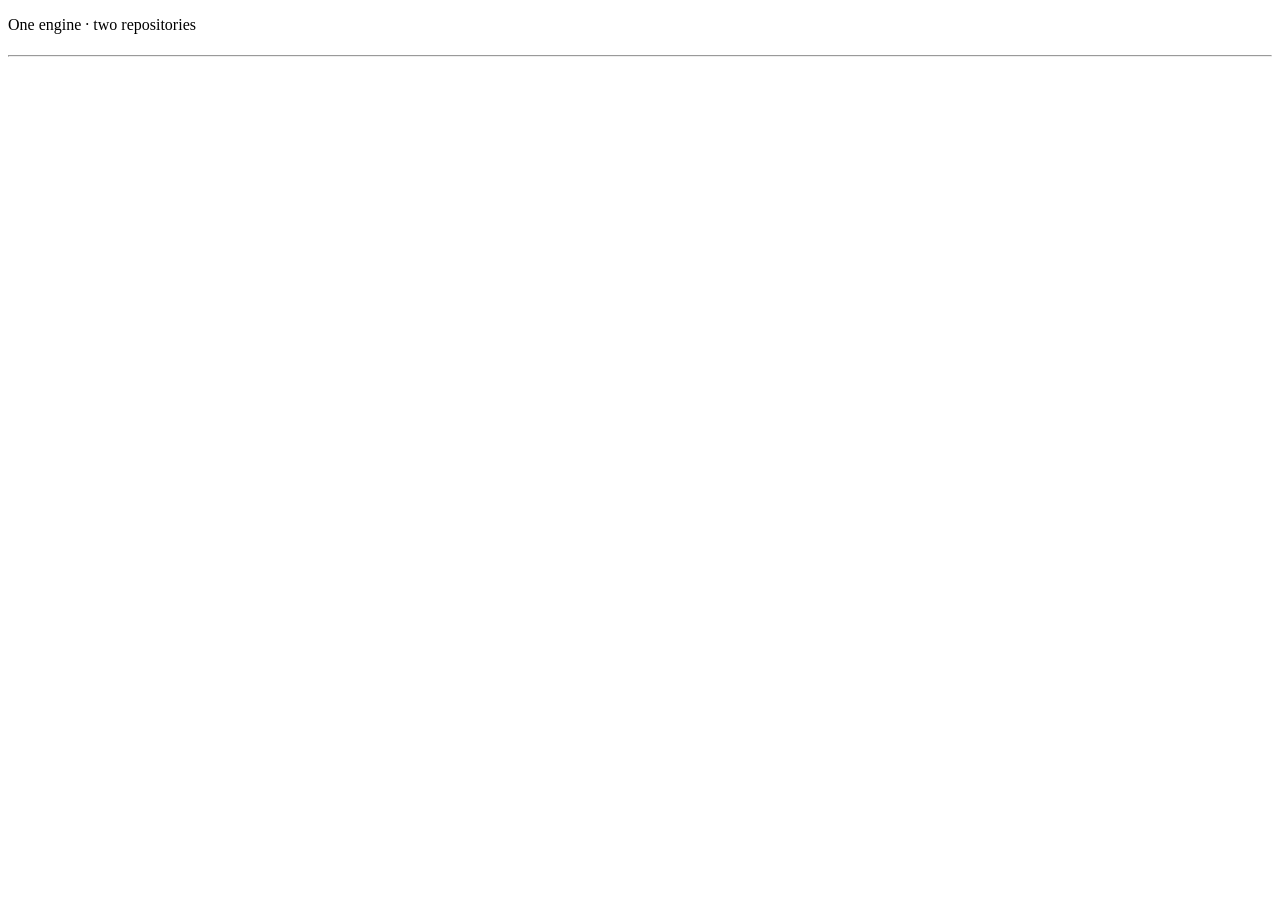
<file: site/src/essay.html>
<!doctype html>
<html lang="en">
<head>
<meta charset="utf-8">
<meta name="viewport" content="width=device-width, initial-scale=1">
<title><!--@INJECT:TITLE--> · engineering impact</title>
<meta name="description" content="<!--@INJECT:DESC-->">
<meta property="og:type" content="article">
<meta property="og:title" content="<!--@INJECT:TITLE-->">
<meta property="og:description" content="<!--@INJECT:DESC-->">
<meta property="og:url" content="<!--@INJECT:URL-->">
<meta property="og:image" content="<!--@INJECT:OGIMAGE-->">
<meta name="twitter:card" content="summary_large_image">
<style>
<!--@INJECT:CSS-->
</style>
</head>
<body>
<main class="essay">
  <header class="masthead">
    <p class="kicker">One engine · two repositories</p>
    <h1><!--@INJECT:TITLE--></h1>
    <p class="dek"><!--@INJECT:DEK--></p>
    <p class="stamp"><!--@INJECT:STAMP--></p>
  </header>
  <article class="body-grid">
<!--@INJECT:BODY-->
  </article>
  <footer class="colophon">
    <hr>
    <p><!--@INJECT:FOOTER--></p>
  </footer>
</main>
</body>
</html>
</file>
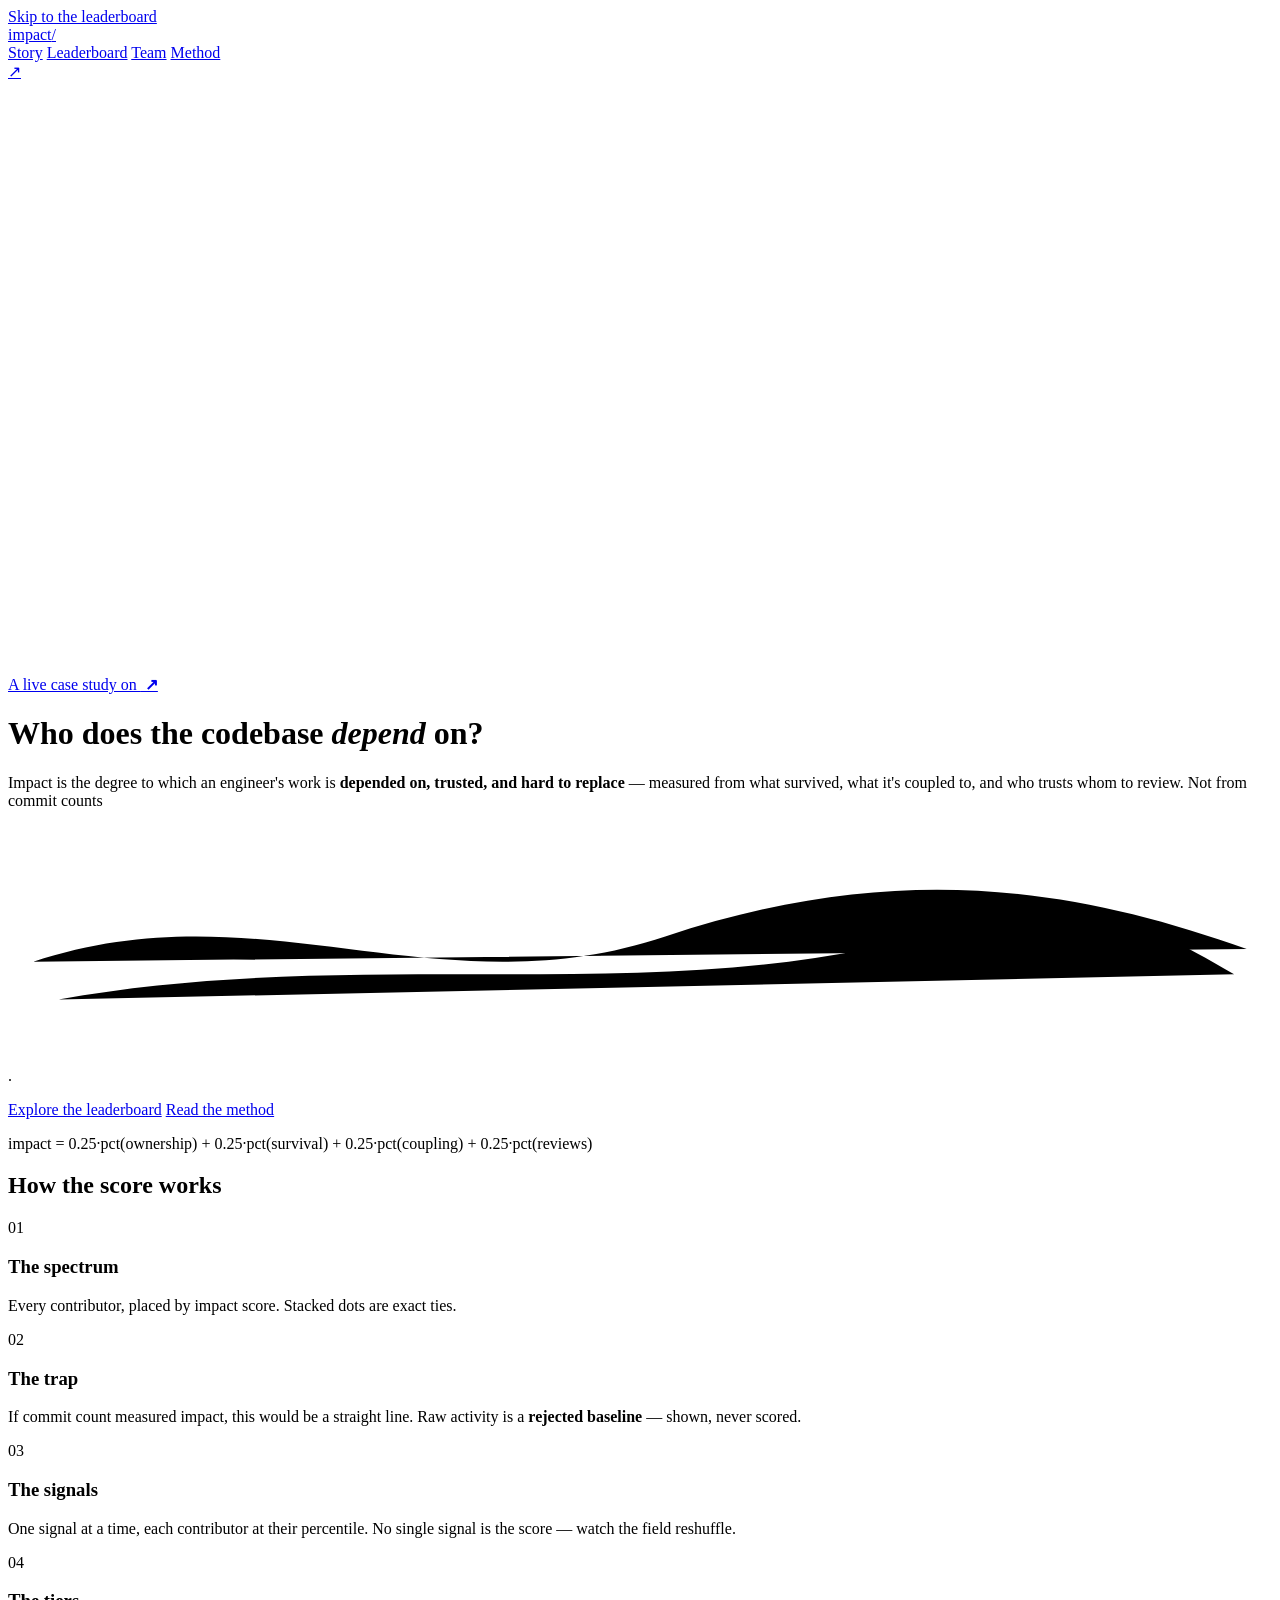
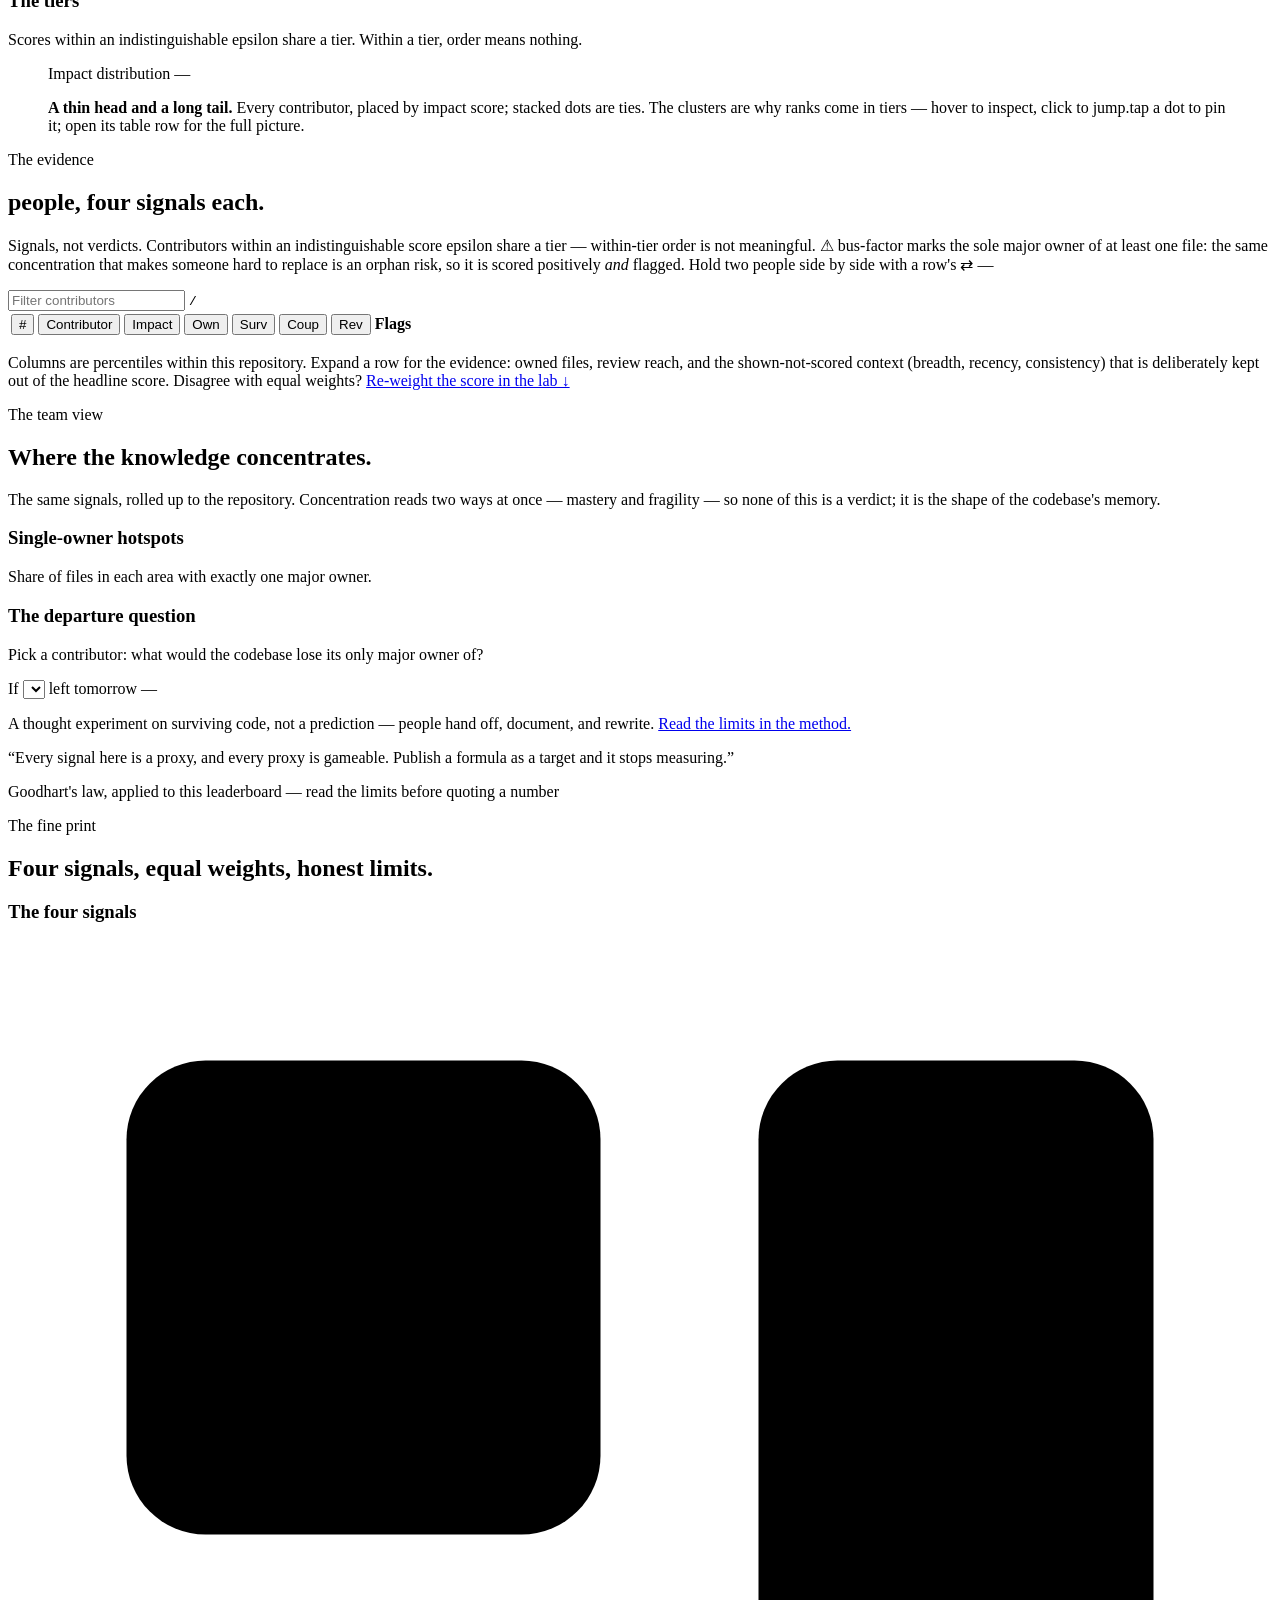
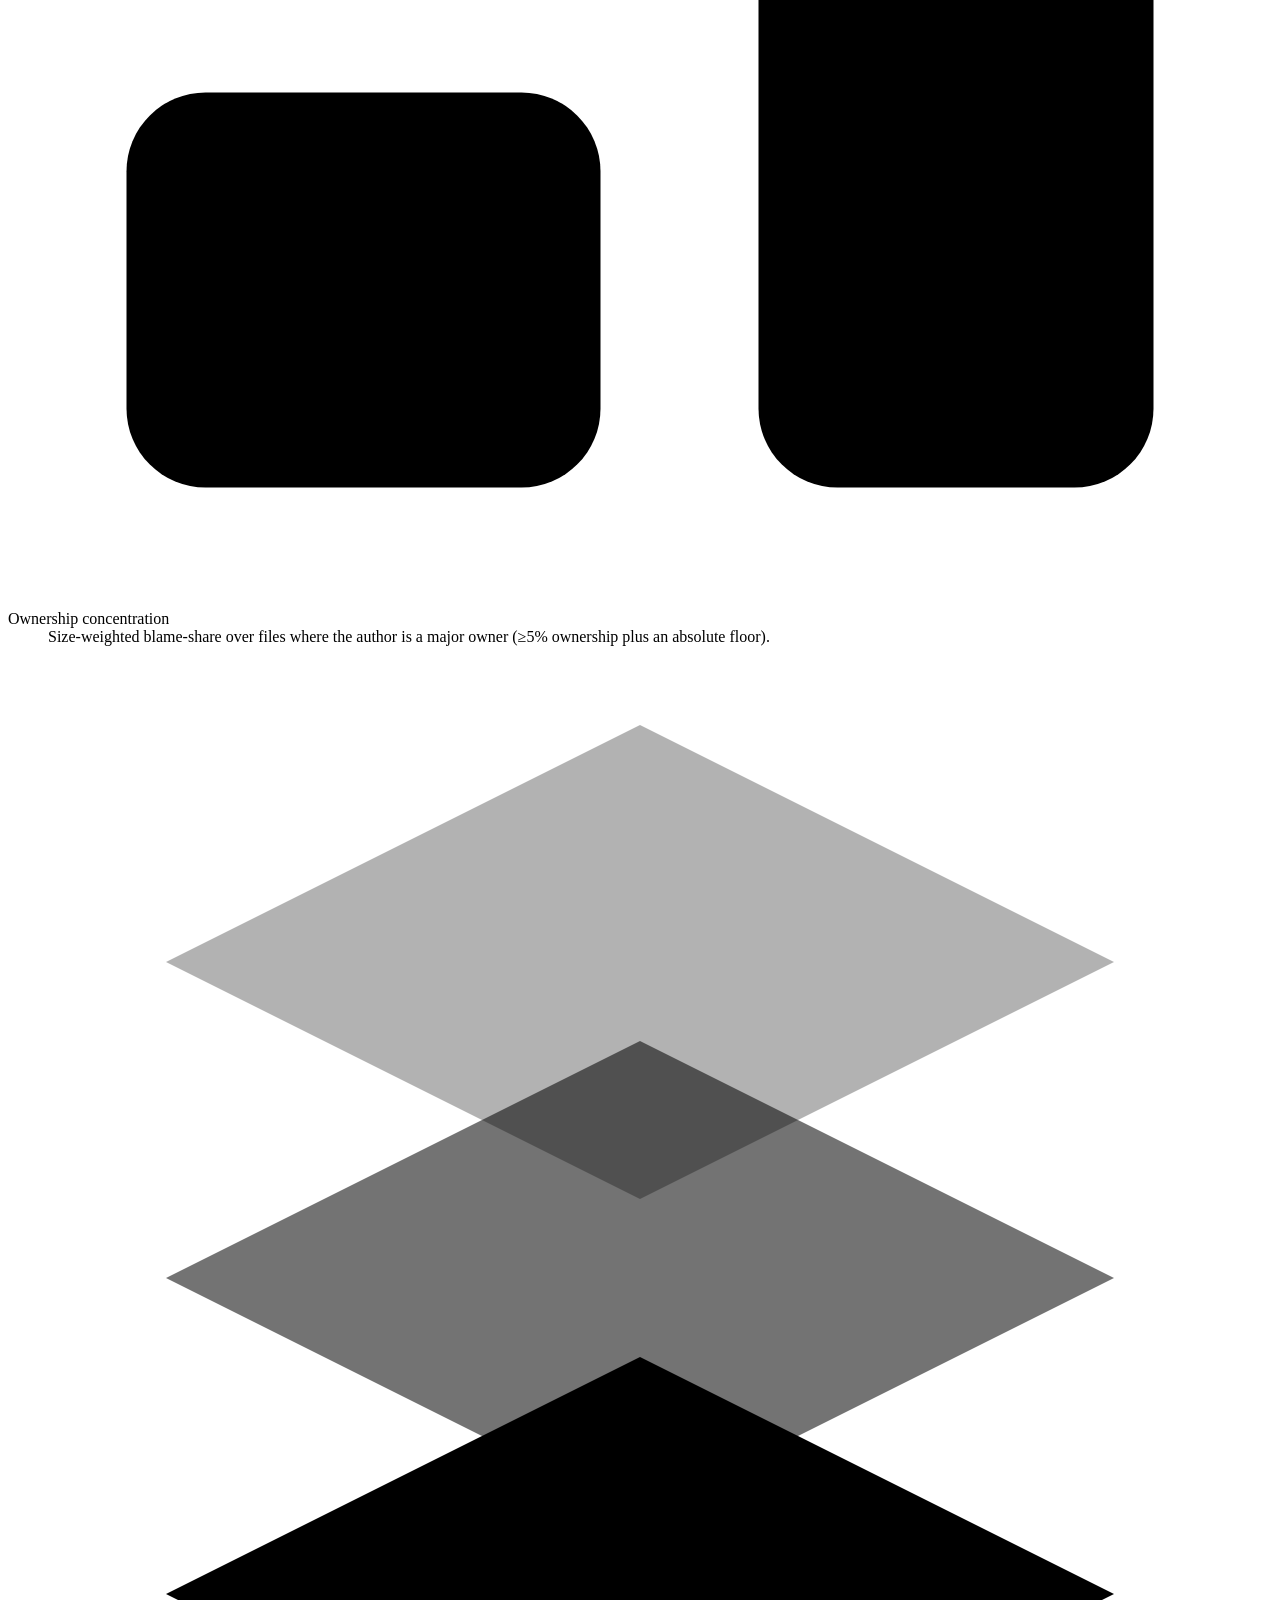
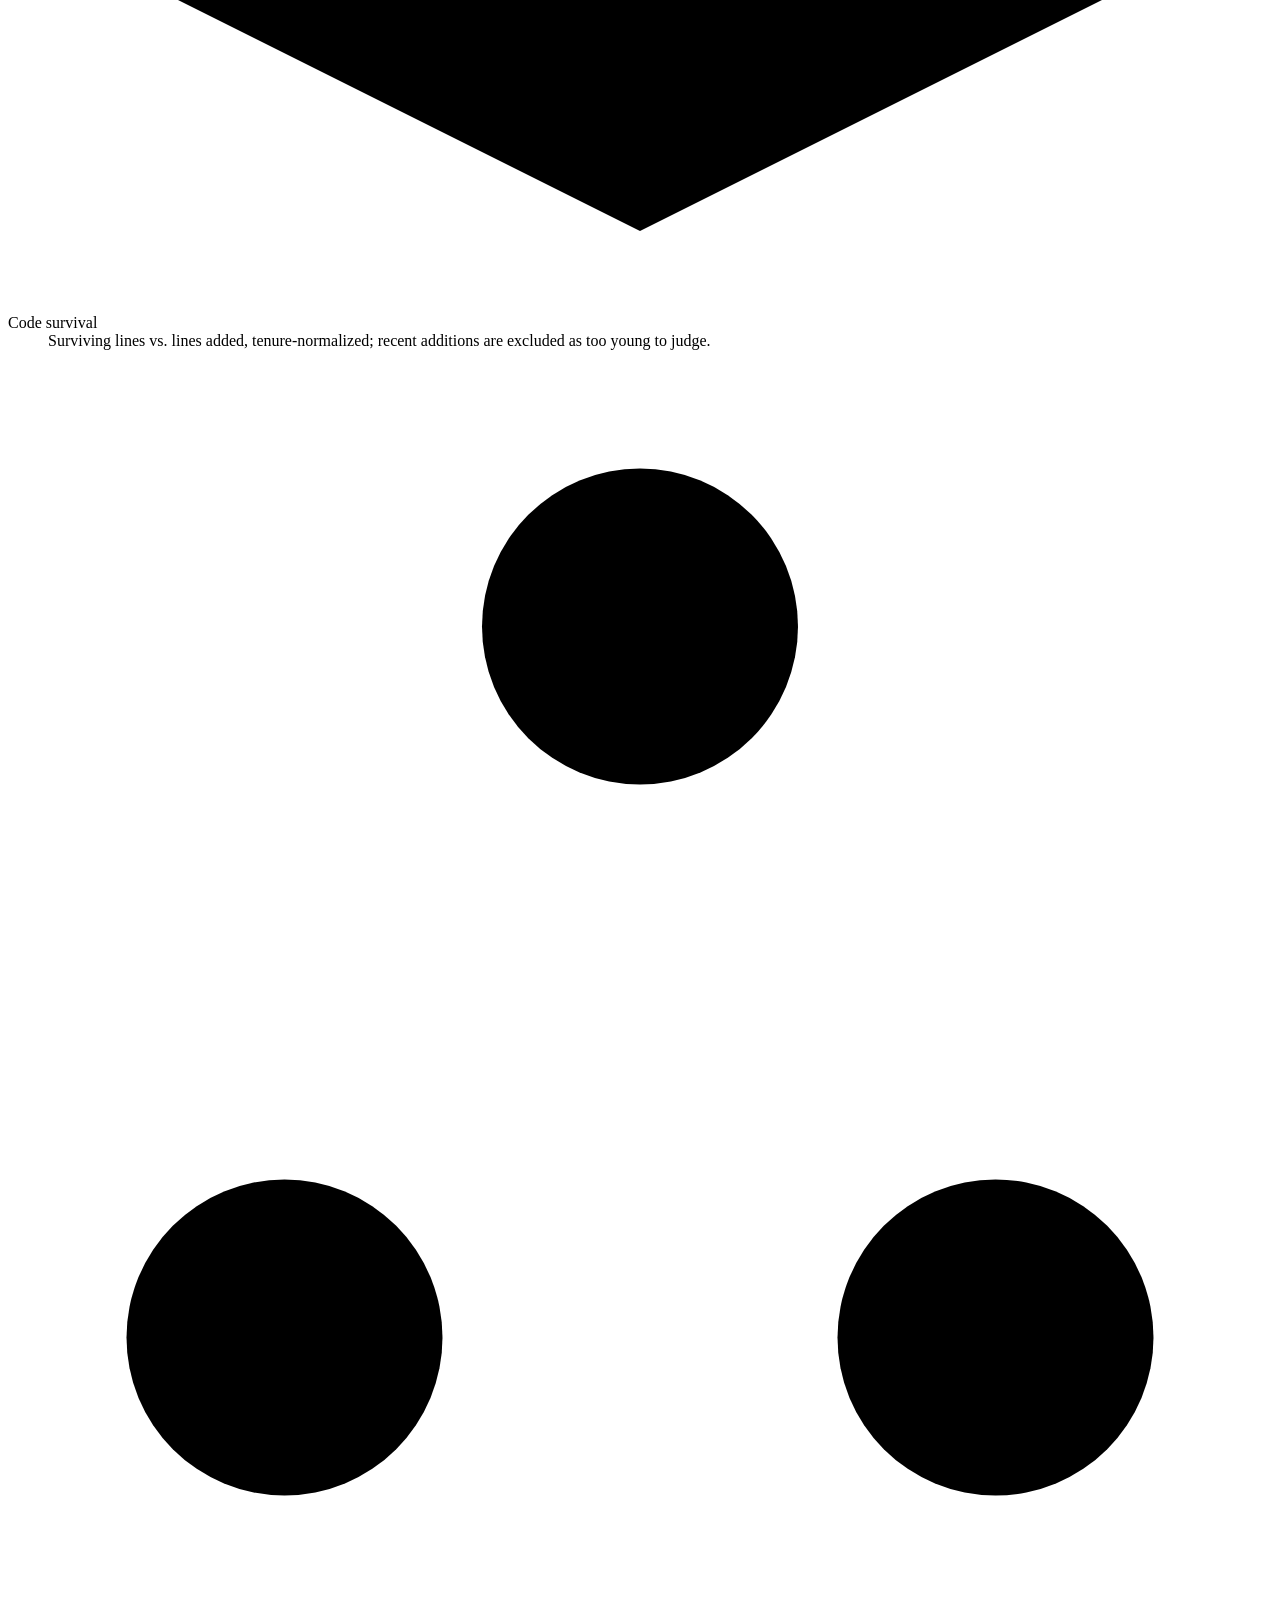
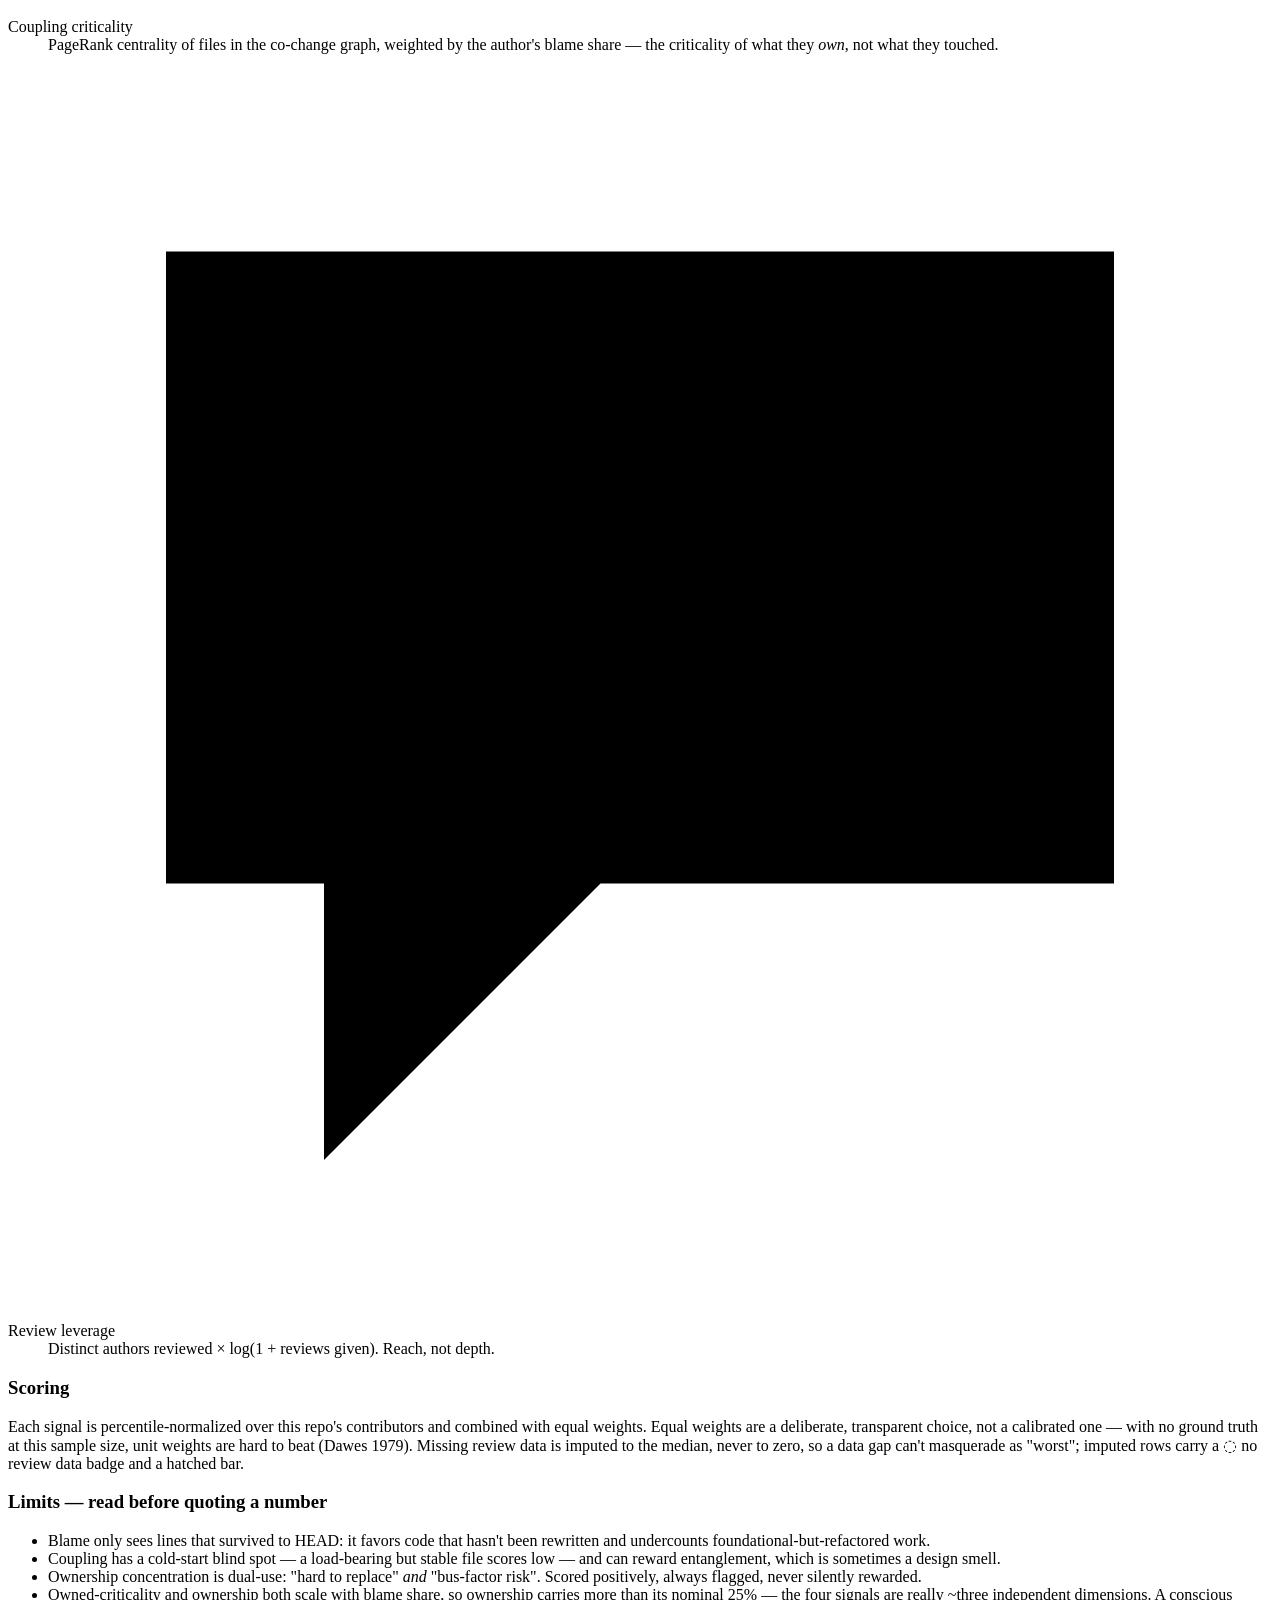
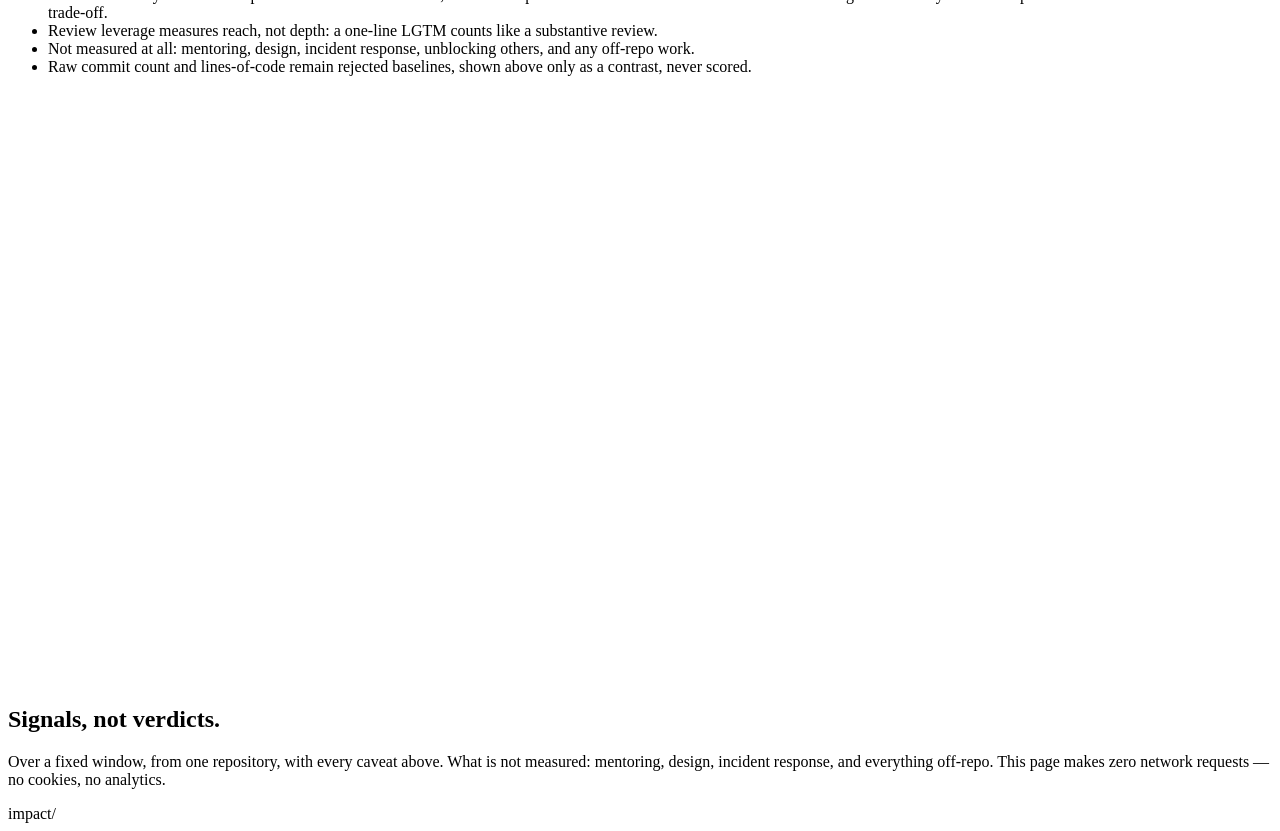
<file: site/src/template.html>
<!doctype html>
<html lang="en">
<head>
<meta charset="utf-8">
<meta name="viewport" content="width=device-width, initial-scale=1">
<meta name="color-scheme" content="light">
<meta name="theme-color" content="#FCFCFC">
<meta name="description" content="<!--@INJECT:DESC-->">
<meta property="og:title" content="<!--@INJECT:OGTITLE-->">
<meta property="og:description" content="<!--@INJECT:OGDESC-->">
<meta property="og:type" content="website">
<meta property="og:image" content="<!--@INJECT:OGIMAGE-->">
<meta property="og:image:width" content="1200">
<meta property="og:image:height" content="630">
<meta name="twitter:card" content="summary_large_image">
<link rel="icon" href="data:image/svg+xml,%3Csvg xmlns='http://www.w3.org/2000/svg' viewBox='0 0 32 32'%3E%3Crect width='32' height='32' rx='7' fill='%23FCFCFC'/%3E%3Ccircle cx='10' cy='20' r='3' fill='%23EC9E74'/%3E%3Ccircle cx='17' cy='16' r='4' fill='%23CB5124'/%3E%3Ccircle cx='24' cy='11' r='5' fill='%2378290C'/%3E%3C/svg%3E">
<title>Engineering Impact — <!--@INJECT:REPO--></title>
<style>
<!--@INJECT:CSS-->
</style>
</head>
<body>
<a class="skip" href="#leaderboard">Skip to the leaderboard</a>

<div class="scroll-progress" aria-hidden="true"><i></i></div>

<nav class="nav" aria-label="Sections">
  <div class="nav-inner">
    <a class="wordmark" href="#top">impact<span class="wordmark-sep">/</span><!--@INJECT:REPOSLUG--></a>
    <div class="nav-links">
      <a href="#story">Story</a>
      <a href="#leaderboard">Leaderboard</a>
      <a href="#team">Team</a>
      <a href="#method">Method</a>
      <!--@INJECT:SIBLINGS-->
      <!--@INJECT:ESSAYLINK-->
    </div>
    <button type="button" class="nav-kbd" id="nav-kbd" hidden
            aria-label="Open the command palette">⌘K</button>
    <a class="nav-pill" href="<!--@INJECT:REPOURL-->" target="_blank" rel="noopener noreferrer"><!--@INJECT:REPO--> ↗</a>
  </div>
</nav>

<header class="hero" id="top">
  <svg class="hero-arcs" viewBox="0 0 1200 560" preserveAspectRatio="xMidYMax slice" aria-hidden="true"><!--@INJECT:ARCS--></svg>
  <div class="hero-inner">
    <a class="announce" href="<!--@INJECT:REPOURL-->" target="_blank" rel="noopener noreferrer"
       data-reveal>A live case study on&nbsp;<b><!--@INJECT:REPOFULL--> ↗</b></a>
    <h1 data-reveal style="--d:90ms">Who does the codebase <em>depend</em> on?</h1>
    <p class="hero-sub" data-reveal style="--d:180ms">Impact is the degree to which an engineer's work is
      <strong>depended on, trusted, and hard to replace</strong> — measured from what
      survived, what it's coupled to, and who trusts whom to review. Not from
      <span class="strike">commit counts<svg viewBox="0 0 100 20" preserveAspectRatio="none" aria-hidden="true"><path class="strike-a" d="M2 12 C 20 6, 34 16, 52 10 S 84 6, 98 11"/><path class="strike-b" d="M4 15 C 26 11, 48 15, 68 11 S 90 9, 97 13"/></svg></span>.</p>
    <div class="hero-ctas" data-reveal style="--d:270ms">
      <a class="pill pill-verm" href="#leaderboard">Explore the leaderboard</a>
      <a class="pill pill-white" href="#method">Read the method</a>
    </div>
    <p class="formula" data-reveal style="--d:360ms" aria-label="Scoring formula">impact&nbsp;=&nbsp;0.25·pct(<span class="f-own">ownership</span>)&nbsp;+&nbsp;0.25·pct(<span class="f-surv">survival</span>)&nbsp;+&nbsp;0.25·pct(<span class="f-coup">coupling</span>)&nbsp;+&nbsp;0.25·pct(<span class="f-rev">reviews</span>)</p>
  </div>
</header>

<main>
<!-- guess beat: a compact, skippable gut-check between hero and story (never a gate).
     Built/unhidden by app.js (prologue module); hidden without JS, static reveal under
     reduced motion. Grid areas give desktop copy|chart / play|chart and a phone stack
     of copy → chart → play, so the controls always sit with the chart they drive. -->
<section class="prologue" id="prologue" hidden aria-label="A gut check before the story">
  <div class="prologue-inner" data-reveal>
    <div class="prologue-copy">
      <p class="prologue-kicker">First, a gut check</p>
      <p class="prologue-title">If commit count measured impact,
        <span class="prologue-title-em">this would be a straight line.</span></p>
      <p class="prologue-q">How tightly does <em>how much</em> someone commits track how much the
        codebase actually depends on them? Drag to make your guess, then reveal the real data.</p>
    </div>
    <div class="prologue-svg" id="prologue-svg" role="img"
         aria-label="A scatter of contributors — commits on the x-axis, impact on the y-axis"></div>
    <div class="prologue-play">
      <div class="prologue-controls">
        <span class="prologue-cap prologue-cap-l">random<br>cloud</span>
        <input id="prologue-range" type="range" min="0" max="1" step="0.01" value="0.5"
               aria-label="Guess the correlation between commits and impact, from a random cloud to a perfect line">
        <span class="prologue-cap prologue-cap-r">perfect<br>line</span>
      </div>
      <div class="prologue-actions">
        <button type="button" id="prologue-reveal" class="pill pill-verm">Reveal the real data</button>
      </div>
      <div class="prologue-result" id="prologue-result" hidden>
        <p class="prologue-readout" id="prologue-readout" aria-live="polite"></p>
        <p class="prologue-verdict">Strong enough to mislead, not enough to rank by — the
          outliers are the argument. So this leaderboard ranks by what
          <strong>survived</strong>, what it's <strong>coupled</strong> to, and who's
          <strong>trusted</strong> to review — never by commit count.</p>
        <a class="pill pill-ink" href="#leaderboard">See who the codebase depends on →</a>
      </div>
    </div>
  </div>
</section>

<section class="story" id="story" aria-label="The story of the score">
  <h2 class="sr-only">How the score works</h2>
  <div class="story-grid">
    <aside class="story-rail" aria-hidden="false">
      <div class="step" data-step="spectrum" data-ghost="<!--@INJECT:NAUTH-->">
        <span class="n">01</span>
        <h3>The spectrum</h3>
        <p>Every contributor, placed by impact score.
          Stacked dots are exact ties<!--@INJECT:TIENOTE1-->.</p>
      </div>
      <div class="step" data-step="activity" data-ghost="<!--@INJECT:RHOGHOST-->">
        <span class="n">02</span>
        <h3>The trap</h3>
        <p>If commit count measured impact, this would be a straight line.
          Raw activity is a <strong>rejected baseline</strong> — shown, never scored.</p>
      </div>
      <div class="step" data-step="signals" data-ghost="×4">
        <span class="n">03</span>
        <h3>The signals</h3>
        <p>One signal at a time, each contributor at their percentile.
          No single signal is the score — watch the field reshuffle.</p>
      </div>
      <div class="step" data-step="tiers" data-ghost="<!--@INJECT:NTIERS-->">
        <span class="n">04</span>
        <h3>The tiers</h3>
        <p>Scores within an indistinguishable epsilon share a tier.
          Within a tier, order means nothing.</p>
      </div>
      <p class="explore-note" id="explore-note" hidden>Take the controls — hover any dot,
        <span class="nowrap">click to jump to its row.</span>
        Press <kbd>?</kbd> for shortcuts, or <kbd id="explore-k">⌘K</kbd> to jump anywhere.</p>
    </aside>

    <figure class="card field" id="field"
            aria-label="Every contributor as a dot; the views reposition them">
      <div class="progress" id="story-progress" aria-hidden="true"><i></i><i></i><i></i><i></i></div>
      <div class="cardhead">
        <div class="t">Impact distribution — <!--@INJECT:REPO-->
          <small id="hero-eyebrow"><!--@INJECT:EYEBROW--></small>
        </div>
        <div class="stat" id="field-stat"></div>
      </div>
      <div class="field-controls">
        <div id="field-views" class="seg" role="radiogroup" aria-label="Field view"></div>
        <div id="field-signal" class="seg seg-sub" role="radiogroup" aria-label="Signal" hidden></div>
        <div class="field-filters" id="field-filters"></div>
        <span class="field-count" id="field-count" aria-live="polite"></span>
      </div>
      <div class="field-stage"><div id="field-svg"></div></div>
      <figcaption class="field-caption">
        <p data-view="spectrum"><strong class="claim">A thin head and a long
          tail.</strong> Every contributor, placed by impact score; stacked dots
          are ties. The clusters are why ranks come in tiers —
          <span class="only-hover nowrap">hover to inspect, click to jump.</span><span
          class="only-touch">tap a dot to pin it; open its table row for the full picture.</span></p>
        <p data-view="activity" hidden><strong class="claim">If commit count
          measured impact, this would be a straight line.</strong> Commit count
          (log scale) against the impact score — raw activity is a
          <strong>rejected baseline</strong>, shown only as a contrast. The
          labeled outliers are why it stays rejected.</p>
        <p data-view="signals" hidden><strong class="claim">No single signal is
          the score.</strong> One signal at a time, each contributor placed by
          their percentile within this repo. Switch signals and watch the field
          reshuffle — the reshuffling is the argument.</p>
        <p data-view="tiers" hidden><strong class="claim">Ranks come in tiers,
          not places.</strong> Scores within an indistinguishable epsilon share
          a column, and within-tier order is not meaningful.
          <!--@INJECT:TIENOTE2--></p>
      </figcaption>
    </figure>
  </div>
</section>

<section class="cells" id="stat-tiles" aria-label="Dataset facts"></section>

<section class="section" id="leaderboard" aria-labelledby="leaderboard-h">
  <p class="eyebrow" data-reveal>The evidence</p>
  <h2 id="leaderboard-h" data-reveal><!--@INJECT:NWORDS--> people, four signals each.</h2>
  <p class="section-sub" data-reveal>Signals, not verdicts. Contributors within an
    indistinguishable score epsilon share a tier — within-tier order is not meaningful.
    <span class="badge badge-warn" role="img" aria-label="bus-factor flag">⚠ bus-factor</span>
    marks the sole major owner of at least one file: the same concentration that makes
    someone hard to replace is an orphan risk, so it is scored positively <em>and</em> flagged.
    Hold two people side by side with a row's ⇄ — <!--@INJECT:CMPLINK--></p>

  <div class="table-tools" data-reveal>
    <div class="search-wrap">
      <input id="search" type="search" placeholder="Filter contributors"
             aria-label="Filter contributors by name">
      <kbd aria-hidden="true">/</kbd>
    </div>
    <span class="table-tools-note" id="row-count" aria-live="polite"></span>
  </div>

  <div class="board-card" data-reveal>
    <div class="table-wrap">
      <table class="board" id="board">
        <thead>
          <tr>
            <th scope="col" class="num" data-sort="rank" aria-sort="ascending"><button>#</button></th>
            <th scope="col" data-sort="name"><button>Contributor</button></th>
            <th scope="col" class="w-impact" data-sort="impact"><button>Impact</button></th>
            <th scope="col" class="w-sig" data-sort="ownership_concentration"><button>Own</button></th>
            <th scope="col" class="w-sig" data-sort="code_survival_tenure_normalized"><button>Surv</button></th>
            <th scope="col" class="w-sig" data-sort="coupling_criticality"><button>Coup</button></th>
            <th scope="col" class="w-sig" data-sort="review_leverage"><button>Rev</button></th>
            <th scope="col" class="w-flags">Flags</th>
          </tr>
        </thead>
        <tbody id="board-body"></tbody>
      </table>
    </div>
    <div class="board-foot" id="board-foot"></div>
  </div>
  <p class="footnote">Columns are percentiles within this repository. Expand a row for
    the evidence: owned files, review reach, and the shown-not-scored context
    (breadth, recency, consistency) that is deliberately kept out of the headline score.
    Disagree with equal weights?
    <a class="pointer-link" href="#mixer">Re-weight the score in the lab ↓</a></p>
</section>

<!-- the org lens: per-person signals rolled up to the repository. The sim's
     interactive parts are built by app.js (orgLens); without JS the section
     shows headings and copy only (charts and readout need the payload). -->
<section class="section" id="team" aria-labelledby="team-h">
  <p class="eyebrow" data-reveal>The team view</p>
  <h2 id="team-h" data-reveal>Where the knowledge concentrates.</h2>
  <p class="section-sub" data-reveal>The same signals, rolled up to the repository.
    Concentration reads two ways at once — mastery and fragility — so none of this is
    a verdict; it is the shape of the codebase's memory.</p>
  <div class="org-grid">
    <div class="card org-card" data-reveal>
      <div id="org-curve"></div>
      <p class="org-headline" id="org-headline"></p>
      <p class="org-hsub" id="org-hsub"></p>
    </div>
    <div class="card org-card" data-reveal>
      <h3 class="org-h3">Single-owner hotspots</h3>
      <p class="org-h3sub">Share of files in each area with exactly one major owner.</p>
      <div id="org-hotspots"></div>
    </div>
    <div class="card org-card org-sim" data-reveal>
      <h3 class="org-h3">The departure question</h3>
      <p class="org-h3sub">Pick a contributor: what would the codebase lose its only
        major owner of?</p>
      <div class="sim-head">
        <label class="sim-if" for="sim-select">If</label>
        <select id="sim-select" aria-label="Contributor to simulate departing"></select>
        <span class="sim-if">left tomorrow —</span>
      </div>
      <div id="sim-readout" aria-live="polite"></div>
      <p class="sim-guard">A thought experiment on surviving code, not a prediction —
        people hand off, document, and rewrite.
        <a class="pointer-link" href="#method">Read the limits in the method.</a></p>
    </div>
  </div>
</section>

<section class="quote" aria-label="Goodhart caveat">
  <p class="quote-line" id="quote-line">“Every signal here is a proxy, and every proxy
    is gameable. Publish a formula as a target and it stops measuring.”</p>
  <p class="who">Goodhart's law, applied to this leaderboard — read the limits before quoting a number</p>
</section>

<section class="section section-method" id="method" aria-labelledby="method-h">
  <p class="eyebrow" data-reveal>The fine print</p>
  <h2 id="method-h" data-reveal>Four signals, equal weights, honest limits.</h2>
  <!-- Curated short form. Long-form source of truth: docs/methodology.md -->
  <div class="method-grid">
    <div class="method-col" data-reveal>
      <h3>The four signals</h3>
      <dl class="method-list sig-list">
        <div class="sig-row">
          <svg class="sig-ic ic-own" viewBox="0 0 16 16" aria-hidden="true"><rect x="1.5" y="1.5" width="6" height="6" rx="1"/><rect x="1.5" y="9.5" width="6" height="5" rx="1"/><rect x="9.5" y="1.5" width="5" height="13" rx="1"/></svg>
          <dt>Ownership concentration</dt>
          <dd>Size-weighted blame-share over files where the author is a major owner
            (≥5% ownership plus an absolute floor).</dd>
        </div>
        <div class="sig-row">
          <svg class="sig-ic ic-surv" viewBox="0 0 16 16" aria-hidden="true"><path d="M2 12 L8 9 L14 12 L8 15 Z"/><path d="M2 8 L8 5 L14 8 L8 11 Z" opacity=".55"/><path d="M2 4 L8 1 L14 4 L8 7 Z" opacity=".3"/></svg>
          <dt>Code survival</dt>
          <dd>Surviving lines vs. lines added, tenure-normalized; recent additions are
            excluded as too young to judge.</dd>
        </div>
        <div class="sig-row">
          <svg class="sig-ic ic-coup" viewBox="0 0 16 16" aria-hidden="true"><circle cx="3.5" cy="12.5" r="2"/><circle cx="12.5" cy="12.5" r="2"/><circle cx="8" cy="3.5" r="2"/><path d="M5 11.4 L7 5.4 M9 5.4 L11 11.4 M5.5 12.5 L10.5 12.5" fill="none" stroke-width="1.3"/></svg>
          <dt>Coupling criticality</dt>
          <dd>PageRank centrality of files in the co-change graph, weighted by the
            author's blame share — the criticality of what they <em>own</em>, not what
            they touched.</dd>
        </div>
        <div class="sig-row">
          <svg class="sig-ic ic-rev" viewBox="0 0 16 16" aria-hidden="true"><path d="M2 2.5 h12 v8 h-6.5 L4 14 v-3.5 H2 Z"/></svg>
          <dt>Review leverage</dt>
          <dd>Distinct authors reviewed × log(1 + reviews given). Reach, not depth.</dd>
        </div>
      </dl>
      <h3>Scoring</h3>
      <p>Each signal is percentile-normalized over this repo's contributors and
        combined with equal weights. Equal weights are a deliberate, transparent
        choice, not a calibrated one — with no ground truth at this sample size,
        unit weights are hard to beat (Dawes&nbsp;1979). Missing review data is
        imputed to the median, never to zero, so a data gap can't masquerade as
        "worst"; imputed rows carry a <span class="badge badge-mut">◌ no review data</span>
        badge and a hatched bar.</p>
      <!-- weight-mixer lab: built by app.js (weightMixer); stays hidden without JS -->
      <div class="mixer" id="mixer" hidden>
        <h3>Disagree with equal weights?</h3>
        <p class="mixer-cap">Drag a weight and watch the leaderboard and the spectrum
          re-rank live. The published ranking keeps 0.25&nbsp;×&nbsp;4 — this lab only
          shows what your priorities would change. Tiers and detail panels stay on the
          shipped scoring.</p>
        <div class="mixer-rows" id="mixer-rows"></div>
        <ol class="mix-top" id="mix-top" aria-label="Top five under these weights"></ol>
        <div class="mixer-foot">
          <button type="button" id="mixer-reset">reset to 0.25 × 4</button>
          <a class="mixer-jump" href="#leaderboard">see the full board ↑</a>
        </div>
      </div>
    </div>
    <div class="method-col" data-reveal>
      <h3>Limits — read before quoting a number</h3>
      <ul class="method-list plain">
        <li>Blame only sees lines that survived to HEAD: it favors code that hasn't
          been rewritten and undercounts foundational-but-refactored work.</li>
        <li>Coupling has a cold-start blind spot — a load-bearing but stable file
          scores low — and can reward entanglement, which is sometimes a design smell.</li>
        <li>Ownership concentration is dual-use: "hard to replace" <em>and</em>
          "bus-factor risk". Scored positively, always flagged, never silently rewarded.</li>
        <li>Owned-criticality and ownership both scale with blame share, so ownership
          carries more than its nominal 25% — the four signals are really ~three
          independent dimensions. A conscious trade-off.</li>
        <li>Review leverage measures reach, not depth: a one-line LGTM counts like a
          substantive review.</li>
        <li>Not measured at all: mentoring, design, incident response, unblocking
          others, and any off-repo work.</li>
        <li>Raw commit count and lines-of-code remain rejected baselines, shown above
          only as a contrast, never scored.</li>
      </ul>
    </div>
  </div>
</section>
</main>

<footer class="espresso">
  <svg class="espresso-arcs" viewBox="0 0 1200 560" preserveAspectRatio="xMidYMax slice" aria-hidden="true"><!--@INJECT:ARCS--></svg>
  <div class="espresso-inner">
    <h2>Signals, not verdicts.</h2>
    <p class="espresso-sub">Over a fixed window, from one repository, with every caveat
      above. What is not measured: mentoring, design, incident response, and everything
      off-repo. This page makes zero network requests — no cookies, no analytics.</p>
    <!--@INJECT:ESSAYLINE-->
    <!--@INJECT:ENGINELINE-->
    <div class="espresso-meta">
      <span>impact/<!--@INJECT:REPOSLUG--></span>
      <span id="footer-meta"><!--@INJECT:FOOTER--></span>
      <button type="button" id="foot-shortcuts" class="foot-shortcuts" hidden>shortcuts</button>
    </div>
  </div>
</footer>

<!-- compare: tray + dialog populated by app.js (compare module); hidden without JS -->
<div id="compare-tray" class="compare-tray" hidden aria-label="Contributors to compare">
  <span class="compare-tray-label">Compare</span>
  <div class="compare-slots" id="compare-slots"></div>
  <button type="button" id="compare-open" class="pill pill-ink" disabled>Compare →</button>
  <button type="button" id="compare-clear" class="compare-clear">clear</button>
</div>
<div id="compare" class="compare-modal" hidden role="dialog" aria-modal="true"
     aria-labelledby="compare-title">
  <div class="compare-backdrop" id="compare-backdrop"></div>
  <div class="compare-card">
    <div class="compare-head">
      <h2 id="compare-title">Compare — signals, not verdicts</h2>
      <button type="button" id="compare-close" class="compare-close" aria-label="Close comparison">✕</button>
    </div>
    <div class="compare-body" id="compare-body"></div>
  </div>
</div>

<!-- command palette: Cmd/Ctrl+K jump-anywhere, populated by app.js (palette
     module); hidden without JS. ARIA 1.2 combobox — focus stays on the input,
     aria-activedescendant tracks the highlighted option. -->
<div id="palette" class="palette" hidden>
  <div class="palette-backdrop" id="palette-backdrop"></div>
  <div class="palette-card">
    <input id="palette-input" type="text" autocomplete="off" spellcheck="false"
           placeholder="Jump to a section, contributor, or action…"
           role="combobox" aria-expanded="true" aria-controls="palette-list"
           aria-autocomplete="list" aria-label="Command palette">
    <ul id="palette-list" role="listbox" aria-label="Palette results"></ul>
    <p class="palette-empty" id="palette-empty" hidden>No matches. Try a name or a section.</p>
  </div>
</div>

<!-- shortcuts legend: opened with ?, the palette, or the footer link; hidden
     without JS. The ⌘K glyph is swapped to Ctrl K on non-Mac platforms. -->
<div id="legend" class="legend" hidden role="dialog" aria-modal="true"
     aria-labelledby="legend-title">
  <div class="legend-backdrop" id="legend-backdrop"></div>
  <div class="legend-card">
    <div class="legend-head">
      <h2 id="legend-title">Keyboard shortcuts</h2>
      <button type="button" id="legend-close" class="compare-close" aria-label="Close shortcuts">✕</button>
    </div>
    <dl class="legend-list">
      <div class="legend-row"><dt><kbd>/</kbd></dt><dd>focus the contributor filter</dd></div>
      <div class="legend-row"><dt><kbd id="legend-k">⌘K</kbd></dt><dd>open the command palette</dd></div>
      <div class="legend-row"><dt><kbd>↑</kbd><kbd>↓</kbd><kbd>←</kbd><kbd>→</kbd></dt><dd>walk the dots by rank</dd></div>
      <div class="legend-row"><dt><kbd>Enter</kbd></dt><dd>open the focused dot's table row</dd></div>
      <div class="legend-row"><dt><kbd>Esc</kbd></dt><dd>close or back out, one layer at a time</dd></div>
      <div class="legend-row"><dt><kbd>?</kbd></dt><dd>this legend</dd></div>
    </dl>
  </div>
</div>

<div id="tooltip" class="tooltip" role="status" aria-live="polite" hidden></div>
<noscript><p class="noscript">This page renders its data with JavaScript. Enable it to see the leaderboard.</p></noscript>

<script>window.__DATA__ = <!--@INJECT:DATA-->;</script>
<script>
<!--@INJECT:JS-->
</script>
</body>
</html>
</file>
